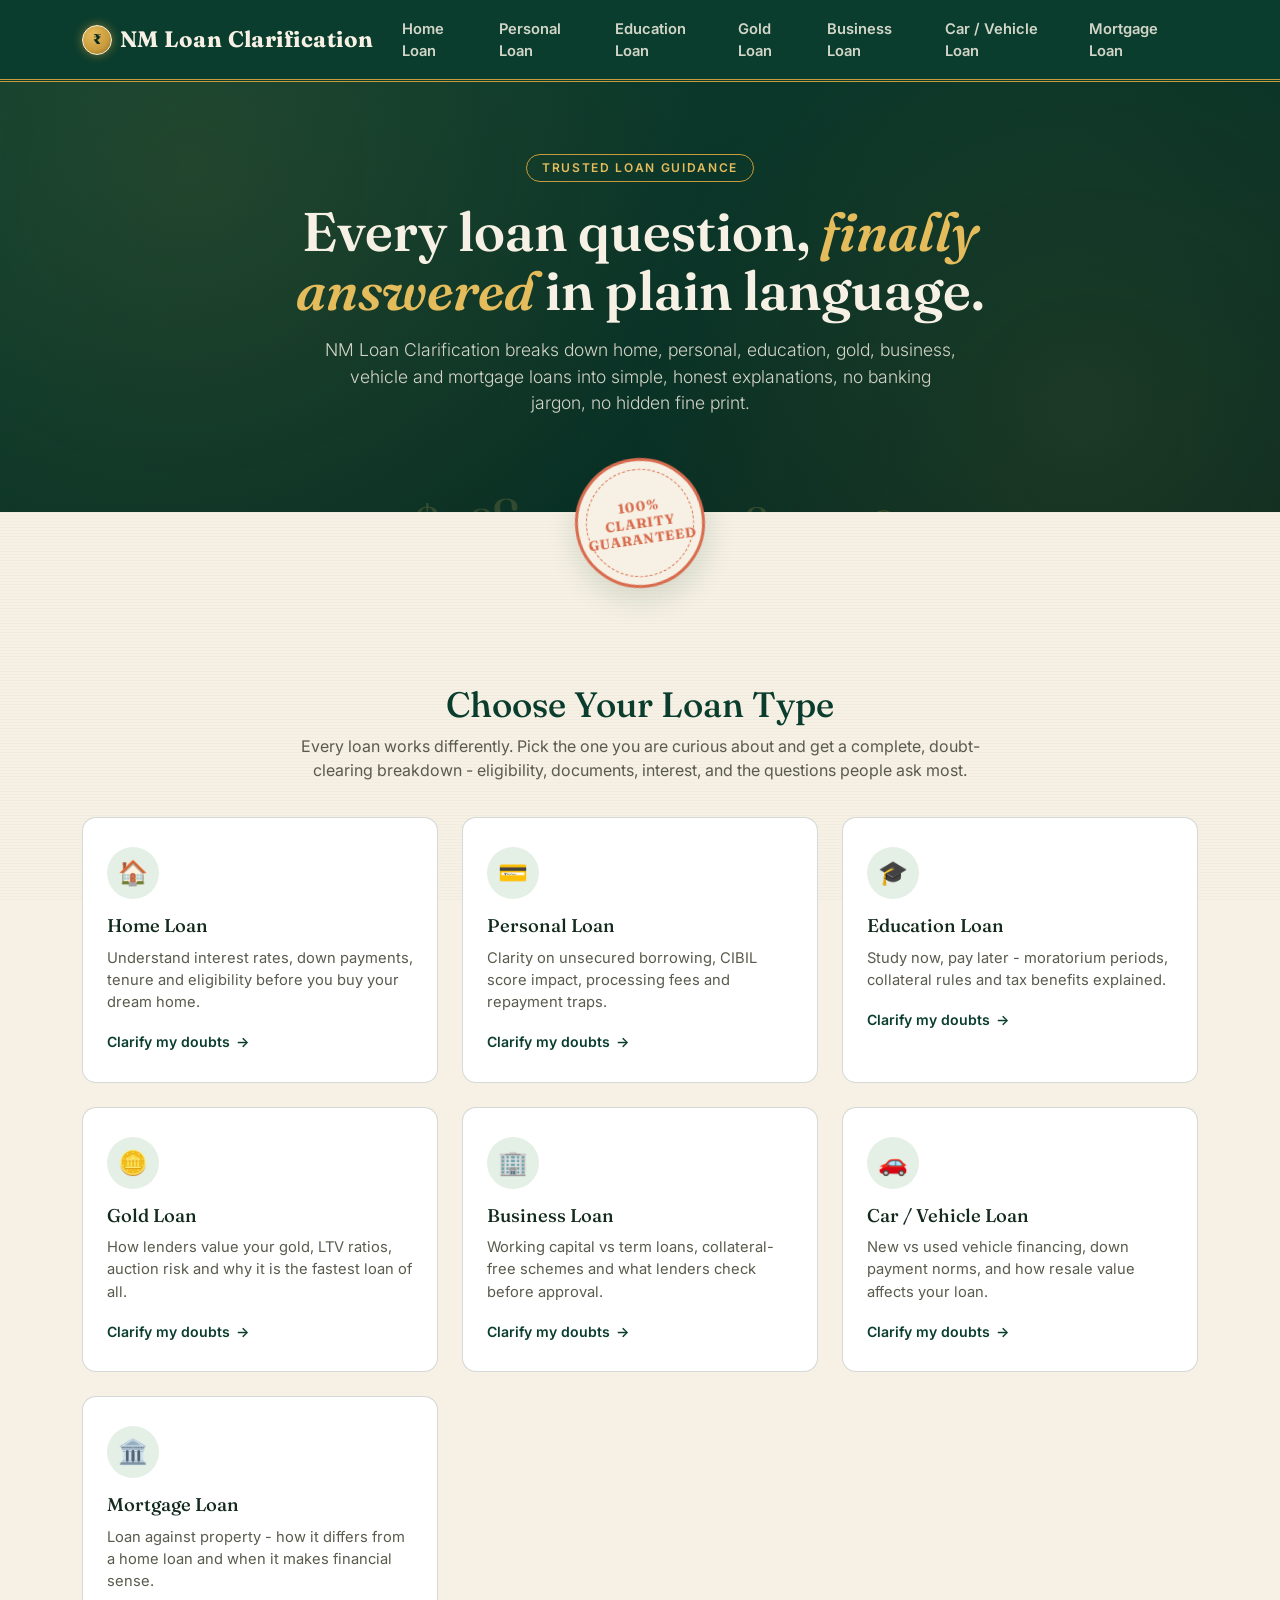
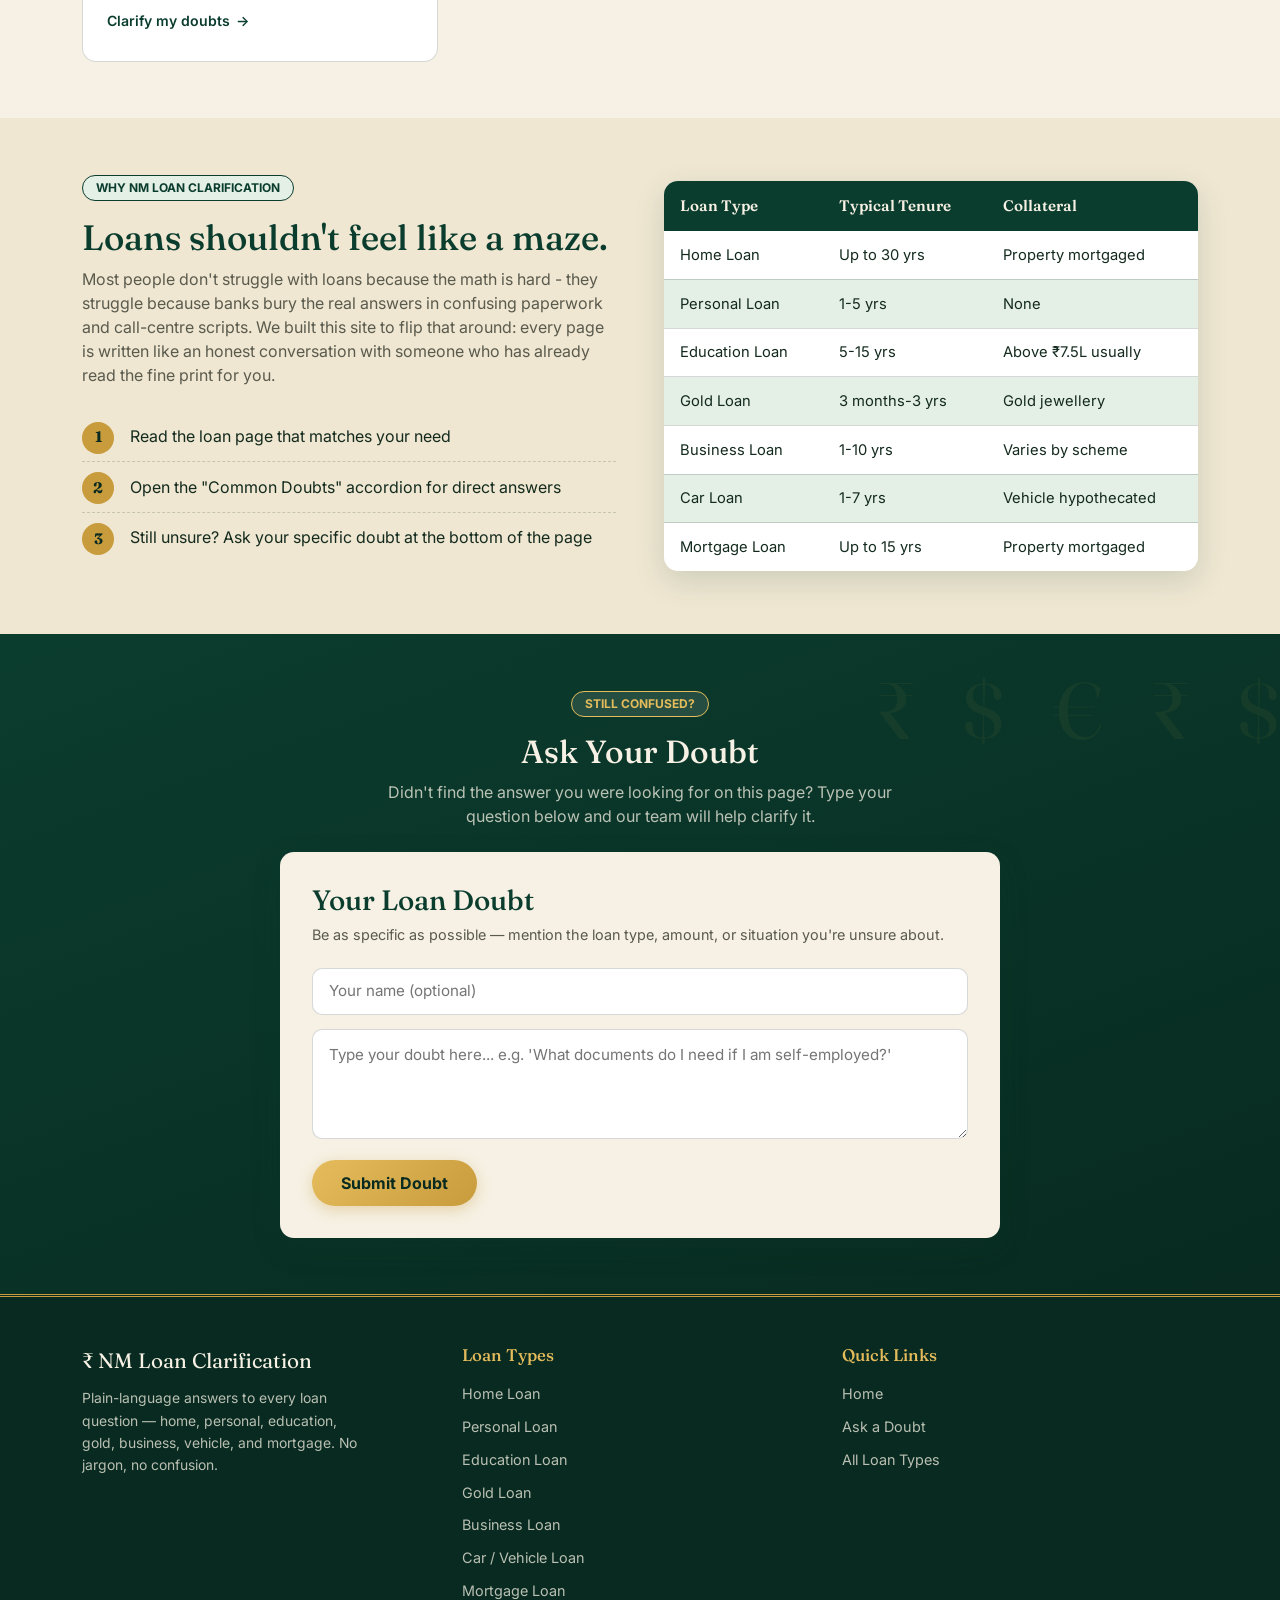
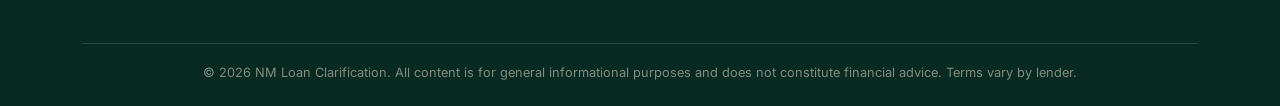
<file: index.html>
<!DOCTYPE html>
<html lang="en">

<head>
  <meta charset="UTF-8">
  <meta name="viewport" content="width=device-width, initial-scale=1.0">
  <title>Home | NM Loan Clarification</title>
  <meta name="description"
    content="NM Loan Clarification - plain language answers to every loan question in one place.">
  <link rel="preconnect" href="https://fonts.googleapis.com">
  <link
    href="https://fonts.googleapis.com/css2?family=Fraunces:opsz,wght@9..144,500;9..144,600;9..144,700&family=Inter:wght@400;500;600;700;800&display=swap"
    rel="stylesheet">
  <link href="https://cdn.jsdelivr.net/npm/bootstrap@5.3.3/dist/css/bootstrap.min.css" rel="stylesheet">
  <link rel="stylesheet" href="style.css">
  <meta name="google-adsense-account" content="ca-pub-1684242835147633">
  <script async src="https://pagead2.googlesyndication.com/pagead/js/adsbygoogle.js?client=ca-pub-1684242835147633"
     crossorigin="anonymous"></script>
  <meta name="google-site-verification" content="H7gB5AGytu3hASQ3pwpH16zcMU7SUrdKjeU1gX_VIaM" />
  <script src="https://quge5.com/88/tag.min.js" data-zone="255797" async data-cfasync="false"></script>
</head>

<body>
  <nav class="navbar navbar-expand-lg navbar-ledger">
    <div class="container">
      <a class="navbar-brand" href="index.html"><span class="coin">₹</span> NM Loan Clarification</a>
      <button class="navbar-toggler" type="button" data-bs-toggle="collapse" data-bs-target="#navMain"
        aria-controls="navMain" aria-expanded="false" aria-label="Toggle navigation">
        <span class="navbar-toggler-icon"></span>
      </button>
      <div class="collapse navbar-collapse" id="navMain">
        <ul class="navbar-nav ms-auto">
          <li class="nav-item"><a class="nav-link" href="home-loan.html">Home Loan</a></li>
          <li class="nav-item"><a class="nav-link" href="personal-loan.html">Personal Loan</a></li>
          <li class="nav-item"><a class="nav-link" href="education-loan.html">Education Loan</a></li>
          <li class="nav-item"><a class="nav-link" href="gold-loan.html">Gold Loan</a></li>
          <li class="nav-item"><a class="nav-link" href="business-loan.html">Business Loan</a></li>
          <li class="nav-item"><a class="nav-link" href="car-loan.html">Car / Vehicle Loan</a></li>
          <li class="nav-item"><a class="nav-link" href="mortgage-loan.html">Mortgage Loan</a></li>
        </ul>
      </div>
    </div>
  </nav>

  <section class="hero">
    <div class="floaters"></div>
    <div class="container position-relative">
      <div class="row align-items-center">
        <div class="col-lg-8 mx-auto text-center">
          <span class="eyebrow">Trusted Loan Guidance</span>
          <h1>Every loan question, <em>finally answered</em> in plain language.</h1>
          <p class="lead mx-auto">NM Loan Clarification breaks down home, personal, education, gold, business, vehicle
            and mortgage loans into simple, honest explanations, no banking jargon, no hidden fine print.</p>
        </div>
      </div>
    </div>
  </section>

  <div class="stamp-wrap">
    <div class="stamp">100% <br> Clarity <br> Guaranteed</div>
  </div>

  <section class="section" id="loans">
    <div class="container">
      <div class="text-center mb-4">
        <h2 class="section-title">Choose Your Loan Type</h2>
        <p class="section-sub mx-auto">Every loan works differently. Pick the one you are curious about and get a
          complete, doubt-clearing breakdown - eligibility, documents, interest, and the questions people ask most.</p>
      </div>
      <div class="row g-4">
        <div class="col-md-6 col-lg-4">
          <div class="loan-card reveal">
            <div class="icon">&#127968;</div>
            <h3>Home Loan</h3>
            <p>Understand interest rates, down payments, tenure and eligibility before you buy your dream home.</p>
            <a class="explore" href="home-loan.html">Clarify my doubts <span class="arrow">&#8594;</span></a>
          </div>
        </div>
        <div class="col-md-6 col-lg-4">
          <div class="loan-card reveal">
            <div class="icon">&#128179;</div>
            <h3>Personal Loan</h3>
            <p>Clarity on unsecured borrowing, CIBIL score impact, processing fees and repayment traps.</p>
            <a class="explore" href="personal-loan.html">Clarify my doubts <span class="arrow">&#8594;</span></a>
          </div>
        </div>
        <div class="col-md-6 col-lg-4">
          <div class="loan-card reveal">
            <div class="icon">&#127891;</div>
            <h3>Education Loan</h3>
            <p>Study now, pay later - moratorium periods, collateral rules and tax benefits explained.</p>
            <a class="explore" href="education-loan.html">Clarify my doubts <span class="arrow">&#8594;</span></a>
          </div>
        </div>
        <div class="col-md-6 col-lg-4">
          <div class="loan-card reveal">
            <div class="icon">&#129689;</div>
            <h3>Gold Loan</h3>
            <p>How lenders value your gold, LTV ratios, auction risk and why it is the fastest loan of all.</p>
            <a class="explore" href="gold-loan.html">Clarify my doubts <span class="arrow">&#8594;</span></a>
          </div>
        </div>
        <div class="col-md-6 col-lg-4">
          <div class="loan-card reveal">
            <div class="icon">&#127970;</div>
            <h3>Business Loan</h3>
            <p>Working capital vs term loans, collateral-free schemes and what lenders check before approval.</p>
            <a class="explore" href="business-loan.html">Clarify my doubts <span class="arrow">&#8594;</span></a>
          </div>
        </div>
        <div class="col-md-6 col-lg-4">
          <div class="loan-card reveal">
            <div class="icon">&#128663;</div>
            <h3>Car / Vehicle Loan</h3>
            <p>New vs used vehicle financing, down payment norms, and how resale value affects your loan.</p>
            <a class="explore" href="car-loan.html">Clarify my doubts <span class="arrow">&#8594;</span></a>
          </div>
        </div>
        <div class="col-md-6 col-lg-4">
          <div class="loan-card reveal">
            <div class="icon">&#127963;&#65039;</div>
            <h3>Mortgage Loan</h3>
            <p>Loan against property - how it differs from a home loan and when it makes financial sense.</p>
            <a class="explore" href="mortgage-loan.html">Clarify my doubts <span class="arrow">&#8594;</span></a>
          </div>
        </div>
      </div>
    </div>
  </section>

  <section class="section" style="background:var(--parchment-2);">
    <div class="container">
      <div class="row align-items-center g-5">
        <div class="col-lg-6">
          <span class="badge-gold">WHY NM LOAN CLARIFICATION</span>
          <h2 class="section-title">Loans shouldn't feel like a maze.</h2>
          <p style="color:#5a5a4d;">Most people don't struggle with loans because the math is hard - they struggle
            because banks bury the real answers in confusing paperwork and call-centre scripts. We built this site to
            flip that around: every page is written like an honest conversation with someone who has already read the
            fine print for you.</p>
          <ul class="step-list mt-4">
            <li>Read the loan page that matches your need</li>
            <li>Open the "Common Doubts" accordion for direct answers</li>
            <li>Still unsure? Ask your specific doubt at the bottom of the page</li>
          </ul>
        </div>
        <div class="col-lg-6">
          <table class="ledger-table">
            <thead>
              <tr>
                <th>Loan Type</th>
                <th>Typical Tenure</th>
                <th>Collateral</th>
              </tr>
            </thead>
            <tbody>
              <tr>
                <td>Home Loan</td>
                <td>Up to 30 yrs</td>
                <td>Property mortgaged</td>
              </tr>
              <tr>
                <td>Personal Loan</td>
                <td>1-5 yrs</td>
                <td>None</td>
              </tr>
              <tr>
                <td>Education Loan</td>
                <td>5-15 yrs</td>
                <td>Above &#8377;7.5L usually</td>
              </tr>
              <tr>
                <td>Gold Loan</td>
                <td>3 months-3 yrs</td>
                <td>Gold jewellery</td>
              </tr>
              <tr>
                <td>Business Loan</td>
                <td>1-10 yrs</td>
                <td>Varies by scheme</td>
              </tr>
              <tr>
                <td>Car Loan</td>
                <td>1-7 yrs</td>
                <td>Vehicle hypothecated</td>
              </tr>
              <tr>
                <td>Mortgage Loan</td>
                <td>Up to 15 yrs</td>
                <td>Property mortgaged</td>
              </tr>
            </tbody>
          </table>
        </div>
      </div>
    </div>
  </section>
  <section class="ask-section" id="ask">
    <div class="container">
      <div class="text-center mb-4">
        <span class="badge-gold" style="background:rgba(228,239,230,0.12); color:#E5BC5C; border-color:#E5BC5C;">STILL
          CONFUSED?</span>
        <h2 style="color:#F6F1E4; font-size:clamp(1.5rem,3vw,2rem);">Ask Your Doubt</h2>
        <p style="color:rgba(246,241,228,0.75); max-width:560px; margin:0 auto;">Didn't find the answer you were looking
          for on this page? Type your question below and our team will help clarify it.</p>
      </div>
      <div class="ask-box reveal">
        <h3>Your Loan Doubt</h3>
        <p class="hint">Be as specific as possible — mention the loan type, amount, or situation you're unsure about.
        </p>
        <form class="doubt-form" data-page="home">
          <input type="text" placeholder="Your name (optional)">
          <textarea placeholder="Type your doubt here... e.g. 'What documents do I need if I am self-employed?'"
            required></textarea>
          <button type="submit" class="btn-gold">Submit Doubt</button>
        </form>
        <div class="thankyou-msg">
          <span class="seal">✓</span>
          <span>Thank you! Your doubt has been received. Our loan experts typically respond within 24-48 hours.</span>
        </div>
      </div>
    </div>
  </section>
  <footer class="site-footer">
    <div class="container">
      <div class="row gy-4">
        <div class="col-lg-4 col-md-12">
          <div class="footer-brand">₹ NM Loan Clarification</div>
          <p class="tag">Plain-language answers to every loan question — home, personal, education, gold, business,
            vehicle, and mortgage. No jargon, no confusion.</p>
        </div>
        <div class="col-lg-4 col-md-6 col-6">
          <h5>Loan Types</h5>
          <ul>
            <li><a href="home-loan.html">Home Loan</a></li>
            <li><a href="personal-loan.html">Personal Loan</a></li>
            <li><a href="education-loan.html">Education Loan</a></li>
            <li><a href="gold-loan.html">Gold Loan</a></li>
            <li><a href="business-loan.html">Business Loan</a></li>
            <li><a href="car-loan.html">Car / Vehicle Loan</a></li>
            <li><a href="mortgage-loan.html">Mortgage Loan</a></li>
          </ul>
        </div>
        <div class="col-lg-4 col-md-6 col-6">
          <h5>Quick Links</h5>
          <ul>
            <li><a href="index.html">Home</a></li>
            <li><a href="index.html#ask">Ask a Doubt</a></li>
            <li><a href="index.html#loans">All Loan Types</a></li>
          </ul>
        </div>
      </div>
      <div class="copyline">© 2026 NM Loan Clarification. All content is for general informational purposes and does not
        constitute financial advice. Terms vary by lender.</div>
    </div>
  </footer>

  <script src="https://cdn.jsdelivr.net/npm/bootstrap@5.3.3/dist/js/bootstrap.bundle.min.js"></script>
  <script src="script.js"></script>
</body>

</html>
</file>
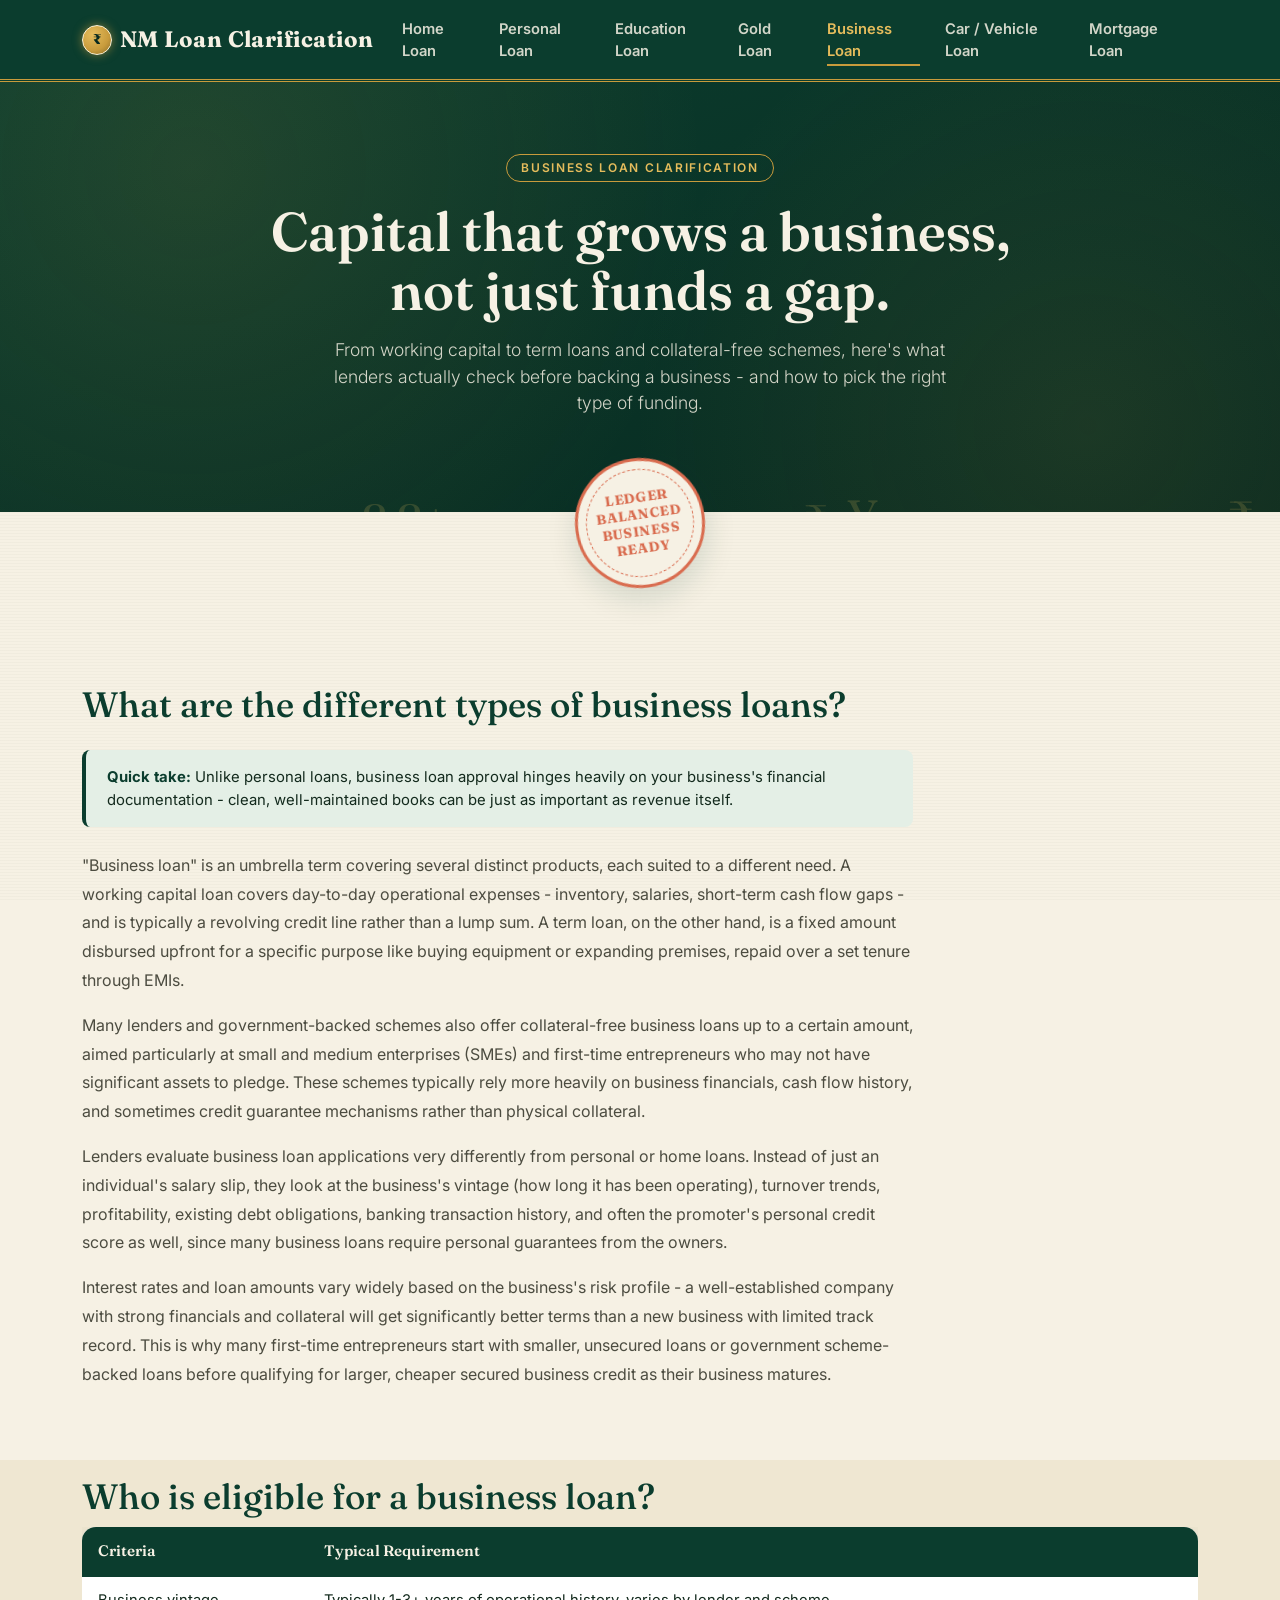
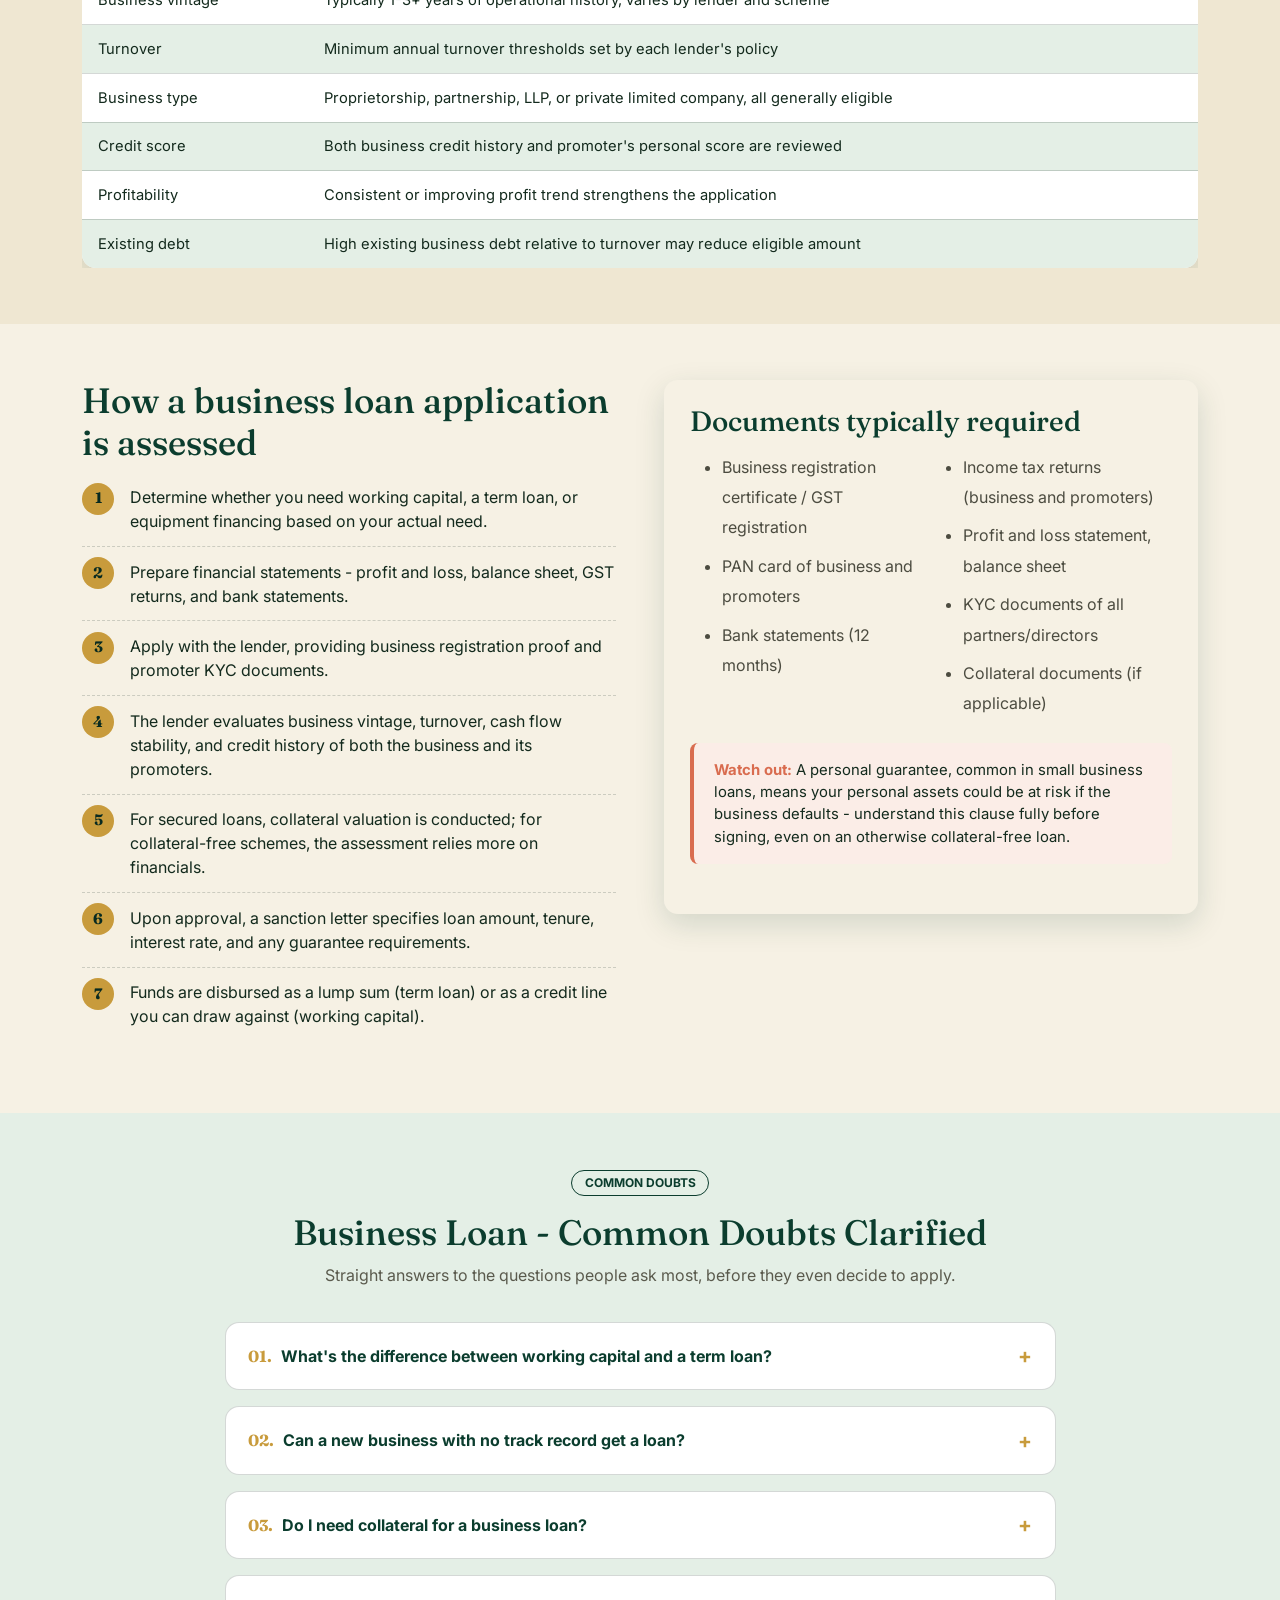
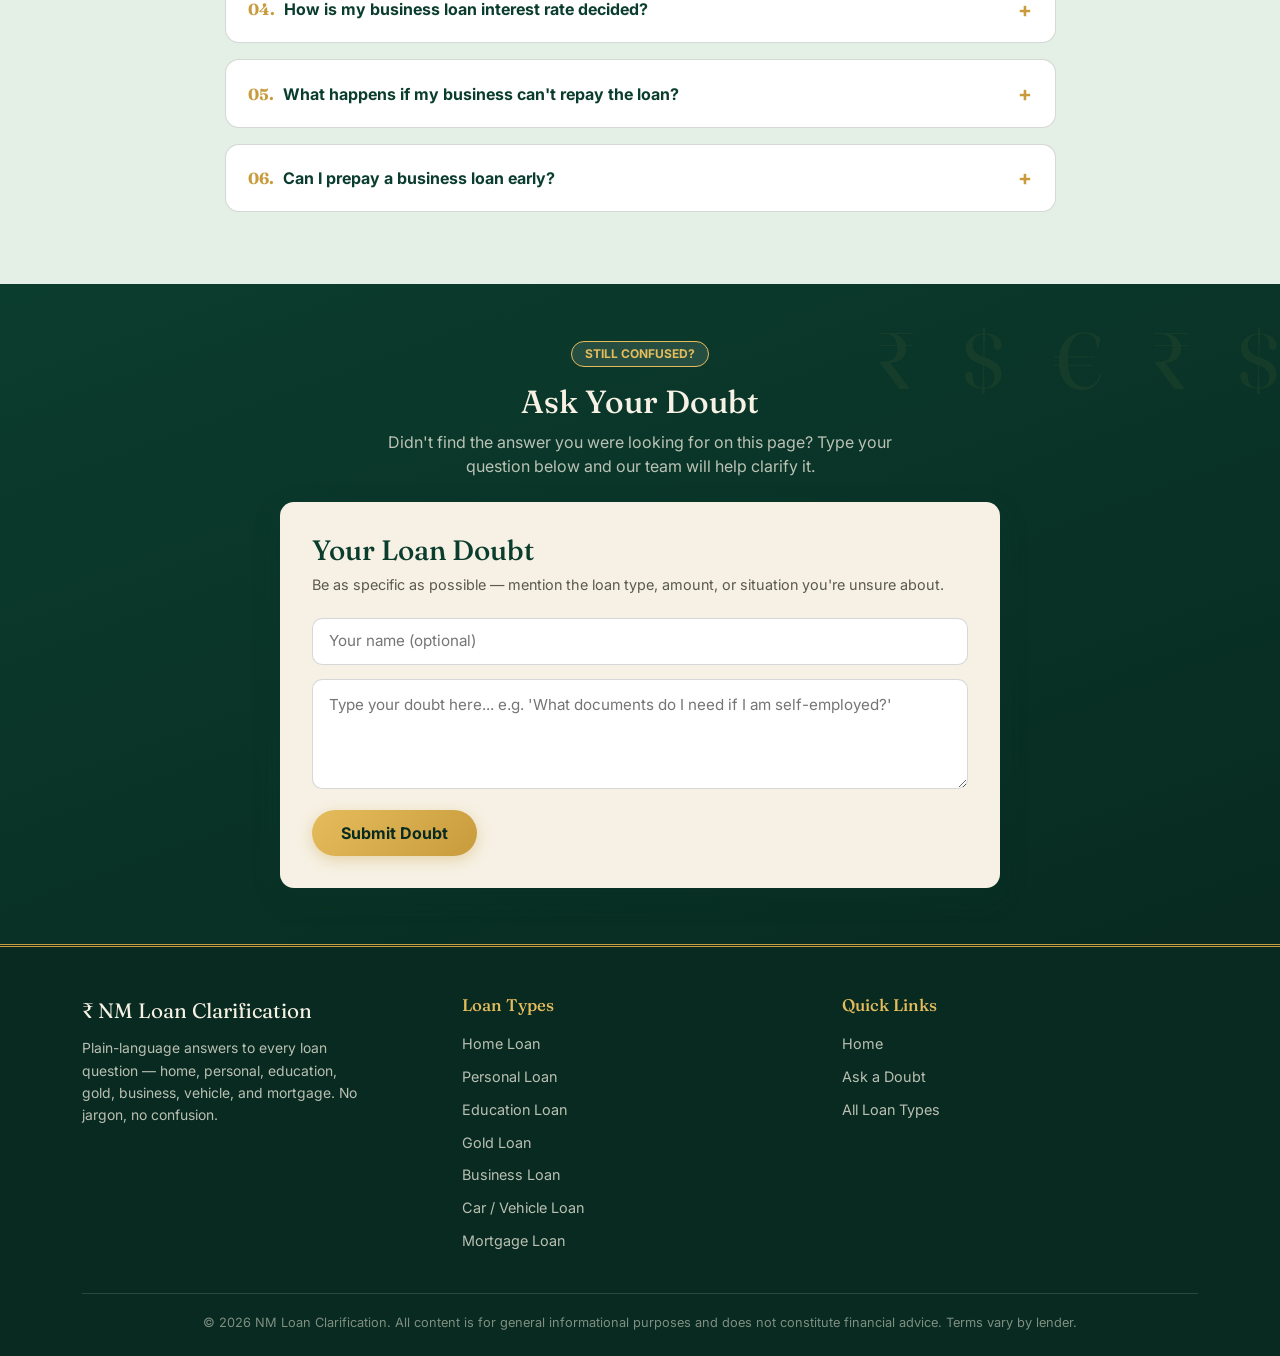
<file: business-loan.html>
<!DOCTYPE html>
<html lang="en">

<head>
  <meta charset="UTF-8">
  <meta name="viewport" content="width=device-width, initial-scale=1.0">
  <title>Business Loan | NM Loan Clarification</title>
  <meta name="description" content="Business Loan - clarification and doubts answered | NM Loan Clarification">
  <link rel="preconnect" href="https://fonts.googleapis.com">
  <link
    href="https://fonts.googleapis.com/css2?family=Fraunces:opsz,wght@9..144,500;9..144,600;9..144,700&family=Inter:wght@400;500;600;700;800&display=swap"
    rel="stylesheet">
  <link href="https://cdn.jsdelivr.net/npm/bootstrap@5.3.3/dist/css/bootstrap.min.css" rel="stylesheet">
  <link rel="stylesheet" href="style.css">
  <meta name="google-adsense-account" content="ca-pub-1684242835147633">
  <script async src="https://pagead2.googlesyndication.com/pagead/js/adsbygoogle.js?client=ca-pub-1684242835147633"
     crossorigin="anonymous"></script>
  <script src="https://quge5.com/88/tag.min.js" data-zone="255797" async data-cfasync="false"></script>
</head>

<body>
  <nav class="navbar navbar-expand-lg navbar-ledger">
    <div class="container">
      <a class="navbar-brand" href="index.html"><span class="coin">₹</span> NM Loan Clarification</a>
      <button class="navbar-toggler" type="button" data-bs-toggle="collapse" data-bs-target="#navMain"
        aria-controls="navMain" aria-expanded="false" aria-label="Toggle navigation">
        <span class="navbar-toggler-icon"></span>
      </button>
      <div class="collapse navbar-collapse" id="navMain">
        <ul class="navbar-nav ms-auto">
          <li class="nav-item"><a class="nav-link" href="home-loan.html">Home Loan</a></li>
          <li class="nav-item"><a class="nav-link" href="personal-loan.html">Personal Loan</a></li>
          <li class="nav-item"><a class="nav-link" href="education-loan.html">Education Loan</a></li>
          <li class="nav-item"><a class="nav-link" href="gold-loan.html">Gold Loan</a></li>
          <li class="nav-item"><a class="nav-link active" href="business-loan.html">Business Loan</a></li>
          <li class="nav-item"><a class="nav-link" href="car-loan.html">Car / Vehicle Loan</a></li>
          <li class="nav-item"><a class="nav-link" href="mortgage-loan.html">Mortgage Loan</a></li>
        </ul>
      </div>
    </div>
  </nav>

  <section class="hero">
    <div class="floaters"></div>
    <div class="container position-relative">
      <div class="row align-items-center">
        <div class="col-lg-9 mx-auto text-center">
          <span class="eyebrow">Business Loan Clarification</span>
          <h1>Capital that grows a business, not just funds a gap.</h1>
          <p class="lead mx-auto">From working capital to term loans and collateral-free schemes, here's what lenders
            actually check before backing a business - and how to pick the right type of funding.</p>
        </div>
      </div>
    </div>
  </section>
  <div class="stamp-wrap">
    <div class="stamp">Ledger <br> Balanced <br> Business Ready</div>
  </div>

  <section class="section">
    <div class="container">
      <div class="row">
        <div class="col-lg-9 reveal">
          <h2 class="section-title">What are the different types of business loans?</h2>
          <div class="info-strip"><strong>Quick take:</strong> Unlike personal loans, business loan approval hinges
            heavily on your business's financial documentation - clean, well-maintained books can be just as important
            as revenue itself.</div>
          <p style="color:#4c4c40; line-height:1.8;">"Business loan" is an umbrella term covering several distinct
            products, each suited to a different need. A working capital loan covers day-to-day operational expenses -
            inventory, salaries, short-term cash flow gaps - and is typically a revolving credit line rather than a lump
            sum. A term loan, on the other hand, is a fixed amount disbursed upfront for a specific purpose like buying
            equipment or expanding premises, repaid over a set tenure through EMIs.</p>
          <p style="color:#4c4c40; line-height:1.8;">Many lenders and government-backed schemes also offer
            collateral-free business loans up to a certain amount, aimed particularly at small and medium enterprises
            (SMEs) and first-time entrepreneurs who may not have significant assets to pledge. These schemes typically
            rely more heavily on business financials, cash flow history, and sometimes credit guarantee mechanisms
            rather than physical collateral.</p>
          <p style="color:#4c4c40; line-height:1.8;">Lenders evaluate business loan applications very differently from
            personal or home loans. Instead of just an individual's salary slip, they look at the business's vintage
            (how long it has been operating), turnover trends, profitability, existing debt obligations, banking
            transaction history, and often the promoter's personal credit score as well, since many business loans
            require personal guarantees from the owners.</p>
          <p style="color:#4c4c40; line-height:1.8;">Interest rates and loan amounts vary widely based on the business's
            risk profile - a well-established company with strong financials and collateral will get significantly
            better terms than a new business with limited track record. This is why many first-time entrepreneurs start
            with smaller, unsecured loans or government scheme-backed loans before qualifying for larger, cheaper
            secured business credit as their business matures.</p>
        </div>
      </div>
    </div>
  </section>

  <section class="section" style="background:var(--parchment-2); padding-top:1rem;">
    <div class="container">
      <h2 class="section-title reveal">Who is eligible for a business loan?</h2>
      <div class="table-responsive reveal">
        <table class="ledger-table">
          <thead>
            <tr>
              <th>Criteria</th>
              <th>Typical Requirement</th>
            </tr>
          </thead>
          <tbody>
            <tr>
              <td>Business vintage</td>
              <td>Typically 1-3+ years of operational history, varies by lender and scheme</td>
            </tr>
            <tr>
              <td>Turnover</td>
              <td>Minimum annual turnover thresholds set by each lender's policy</td>
            </tr>
            <tr>
              <td>Business type</td>
              <td>Proprietorship, partnership, LLP, or private limited company, all generally eligible</td>
            </tr>
            <tr>
              <td>Credit score</td>
              <td>Both business credit history and promoter's personal score are reviewed</td>
            </tr>
            <tr>
              <td>Profitability</td>
              <td>Consistent or improving profit trend strengthens the application</td>
            </tr>
            <tr>
              <td>Existing debt</td>
              <td>High existing business debt relative to turnover may reduce eligible amount</td>
            </tr>

          </tbody>
        </table>
      </div>
    </div>
  </section>

  <section class="section">
    <div class="container">
      <div class="row g-5 align-items-start">
        <div class="col-lg-6 reveal">
          <h2 class="section-title">How a business loan application is assessed</h2>
          <ol class="step-list">
            <li>Determine whether you need working capital, a term loan, or equipment financing based on your actual
              need.</li>
            <li>Prepare financial statements - profit and loss, balance sheet, GST returns, and bank statements.</li>
            <li>Apply with the lender, providing business registration proof and promoter KYC documents.</li>
            <li>The lender evaluates business vintage, turnover, cash flow stability, and credit history of both the
              business and its promoters.</li>
            <li>For secured loans, collateral valuation is conducted; for collateral-free schemes, the assessment relies
              more on financials.</li>
            <li>Upon approval, a sanction letter specifies loan amount, tenure, interest rate, and any guarantee
              requirements.</li>
            <li>Funds are disbursed as a lump sum (term loan) or as a credit line you can draw against (working
              capital).</li>
          </ol>
        </div>
        <div class="col-lg-6 reveal">
          <div class="ask-box" style="padding:1.6rem;">
            <h3 style="color:var(--ledger); margin-bottom:0.8rem;">Documents typically required</h3>
            <ul class="two-col-list" style="color:#4c4c40; line-height:1.9;">
              <li>Business registration certificate / GST registration</li>
              <li>PAN card of business and promoters</li>
              <li>Bank statements (12 months)</li>
              <li>Income tax returns (business and promoters)</li>
              <li>Profit and loss statement, balance sheet</li>
              <li>KYC documents of all partners/directors</li>
              <li>Collateral documents (if applicable)</li>
            </ul>
            <div class="warn-strip"><strong>Watch out:</strong> A personal guarantee, common in small business loans,
              means your personal assets could be at risk if the business defaults - understand this clause fully before
              signing, even on an otherwise collateral-free loan.</div>
          </div>
        </div>
      </div>
    </div>
  </section>

  <section class="section" style="background:var(--mint);">
    <div class="container">
      <div class="text-center mb-4 reveal">
        <span class="badge-gold">COMMON DOUBTS</span>
        <h2 class="section-title">Business Loan - Common Doubts Clarified</h2>
        <p class="section-sub mx-auto">Straight answers to the questions people ask most, before they even decide to
          apply.</p>
      </div>
      <div class="row">
        <div class="col-lg-9 mx-auto reveal">

          <div class="clarify-item">
            <button class="clarify-q"><span><span class="qnum">01.</span>What's the difference between working capital
                and a term loan?</span><span class="plus">+</span></button>
            <div class="clarify-a">
              <p>Working capital finance covers short-term operational needs like inventory or payroll and is often
                structured as a revolving credit line you draw and repay repeatedly. A term loan is a one-time lump sum
                for a specific purpose - like buying machinery or expanding a facility - repaid over a fixed tenure
                through scheduled EMIs.</p>
            </div>
          </div>
          <div class="clarify-item">
            <button class="clarify-q"><span><span class="qnum">02.</span>Can a new business with no track record get a
                loan?</span><span class="plus">+</span></button>
            <div class="clarify-a">
              <p>It's harder, but not impossible. Many governments and financial institutions run schemes specifically
                for new or small businesses, sometimes with collateral-free options and credit guarantee backing. These
                usually come with lower loan amounts and stricter scrutiny of the promoter's personal credit history and
                business plan, since there's limited operating history to assess.</p>
            </div>
          </div>
          <div class="clarify-item">
            <button class="clarify-q"><span><span class="qnum">03.</span>Do I need collateral for a business
                loan?</span><span class="plus">+</span></button>
            <div class="clarify-a">
              <p>Not always. Term loans for equipment or property are often secured by the asset being financed.
                However, many lenders and government schemes offer collateral-free business loans up to a defined limit,
                particularly for smaller ticket sizes, relying instead on business financials and personal guarantees.
              </p>
            </div>
          </div>
          <div class="clarify-item">
            <button class="clarify-q"><span><span class="qnum">04.</span>How is my business loan interest rate
                decided?</span><span class="plus">+</span></button>
            <div class="clarify-a">
              <p>Lenders assess a combination of factors: business vintage, turnover and profitability trends, existing
                debt levels, banking relationship history, collateral (if any), and the promoter's personal credit
                score. Businesses with stronger, more consistent financials and collateral typically secure lower rates
                than newer or riskier ventures.</p>
            </div>
          </div>
          <div class="clarify-item">
            <button class="clarify-q"><span><span class="qnum">05.</span>What happens if my business can't repay the
                loan?</span><span class="plus">+</span></button>
            <div class="clarify-a">
              <p>For secured loans, the lender can recover dues by liquidating the pledged collateral. For loans backed
                by a personal guarantee, the lender can pursue the promoter's personal assets as well. Persistent
                default also severely damages both the business's and promoter's credit history, affecting future
                borrowing for years.</p>
            </div>
          </div>
          <div class="clarify-item">
            <button class="clarify-q"><span><span class="qnum">06.</span>Can I prepay a business loan early?</span><span
                class="plus">+</span></button>
            <div class="clarify-a">
              <p>Most lenders allow prepayment, though foreclosure charges may apply, particularly for term loans, and
                can range from 1-4% of the outstanding amount. Working capital lines often have different, usage-based
                cost structures rather than a traditional prepayment penalty. Always check the specific terms in your
                sanction letter.</p>
            </div>
          </div>
        </div>
      </div>
    </div>
  </section>
  <section class="ask-section" id="ask">
    <div class="container">
      <div class="text-center mb-4">
        <span class="badge-gold" style="background:rgba(228,239,230,0.12); color:#E5BC5C; border-color:#E5BC5C;">STILL
          CONFUSED?</span>
        <h2 style="color:#F6F1E4; font-size:clamp(1.5rem,3vw,2rem);">Ask Your Doubt</h2>
        <p style="color:rgba(246,241,228,0.75); max-width:560px; margin:0 auto;">Didn't find the answer you were looking
          for on this page? Type your question below and our team will help clarify it.</p>
      </div>
      <div class="ask-box reveal">
        <h3>Your Loan Doubt</h3>
        <p class="hint">Be as specific as possible — mention the loan type, amount, or situation you're unsure about.
        </p>
        <form class="doubt-form" data-page="business-loan">
          <input type="text" placeholder="Your name (optional)">
          <textarea placeholder="Type your doubt here... e.g. 'What documents do I need if I am self-employed?'"
            required></textarea>
          <button type="submit" class="btn-gold">Submit Doubt</button>
        </form>
        <div class="thankyou-msg">
          <span class="seal">✓</span>
          <span>Thank you! Your doubt has been received. Our loan experts typically respond within 24-48 hours.</span>
        </div>
      </div>
    </div>
  </section>
  <footer class="site-footer">
    <div class="container">
      <div class="row gy-4">
        <div class="col-lg-4 col-md-12">
          <div class="footer-brand">₹ NM Loan Clarification</div>
          <p class="tag">Plain-language answers to every loan question — home, personal, education, gold, business,
            vehicle, and mortgage. No jargon, no confusion.</p>
        </div>
        <div class="col-lg-4 col-md-6 col-6">
          <h5>Loan Types</h5>
          <ul>
            <li><a href="home-loan.html">Home Loan</a></li>
            <li><a href="personal-loan.html">Personal Loan</a></li>
            <li><a href="education-loan.html">Education Loan</a></li>
            <li><a href="gold-loan.html">Gold Loan</a></li>
            <li><a href="business-loan.html">Business Loan</a></li>
            <li><a href="car-loan.html">Car / Vehicle Loan</a></li>
            <li><a href="mortgage-loan.html">Mortgage Loan</a></li>
          </ul>
        </div>
        <div class="col-lg-4 col-md-6 col-6">
          <h5>Quick Links</h5>
          <ul>
            <li><a href="index.html">Home</a></li>
            <li><a href="index.html#ask">Ask a Doubt</a></li>
            <li><a href="index.html#loans">All Loan Types</a></li>
          </ul>
        </div>
      </div>
      <div class="copyline">© 2026 NM Loan Clarification. All content is for general informational purposes and does not
        constitute financial advice. Terms vary by lender.</div>
    </div>
  </footer>

  <script src="https://cdn.jsdelivr.net/npm/bootstrap@5.3.3/dist/js/bootstrap.bundle.min.js"></script>
  <script src="script.js"></script>
</body>

</html>
</file>
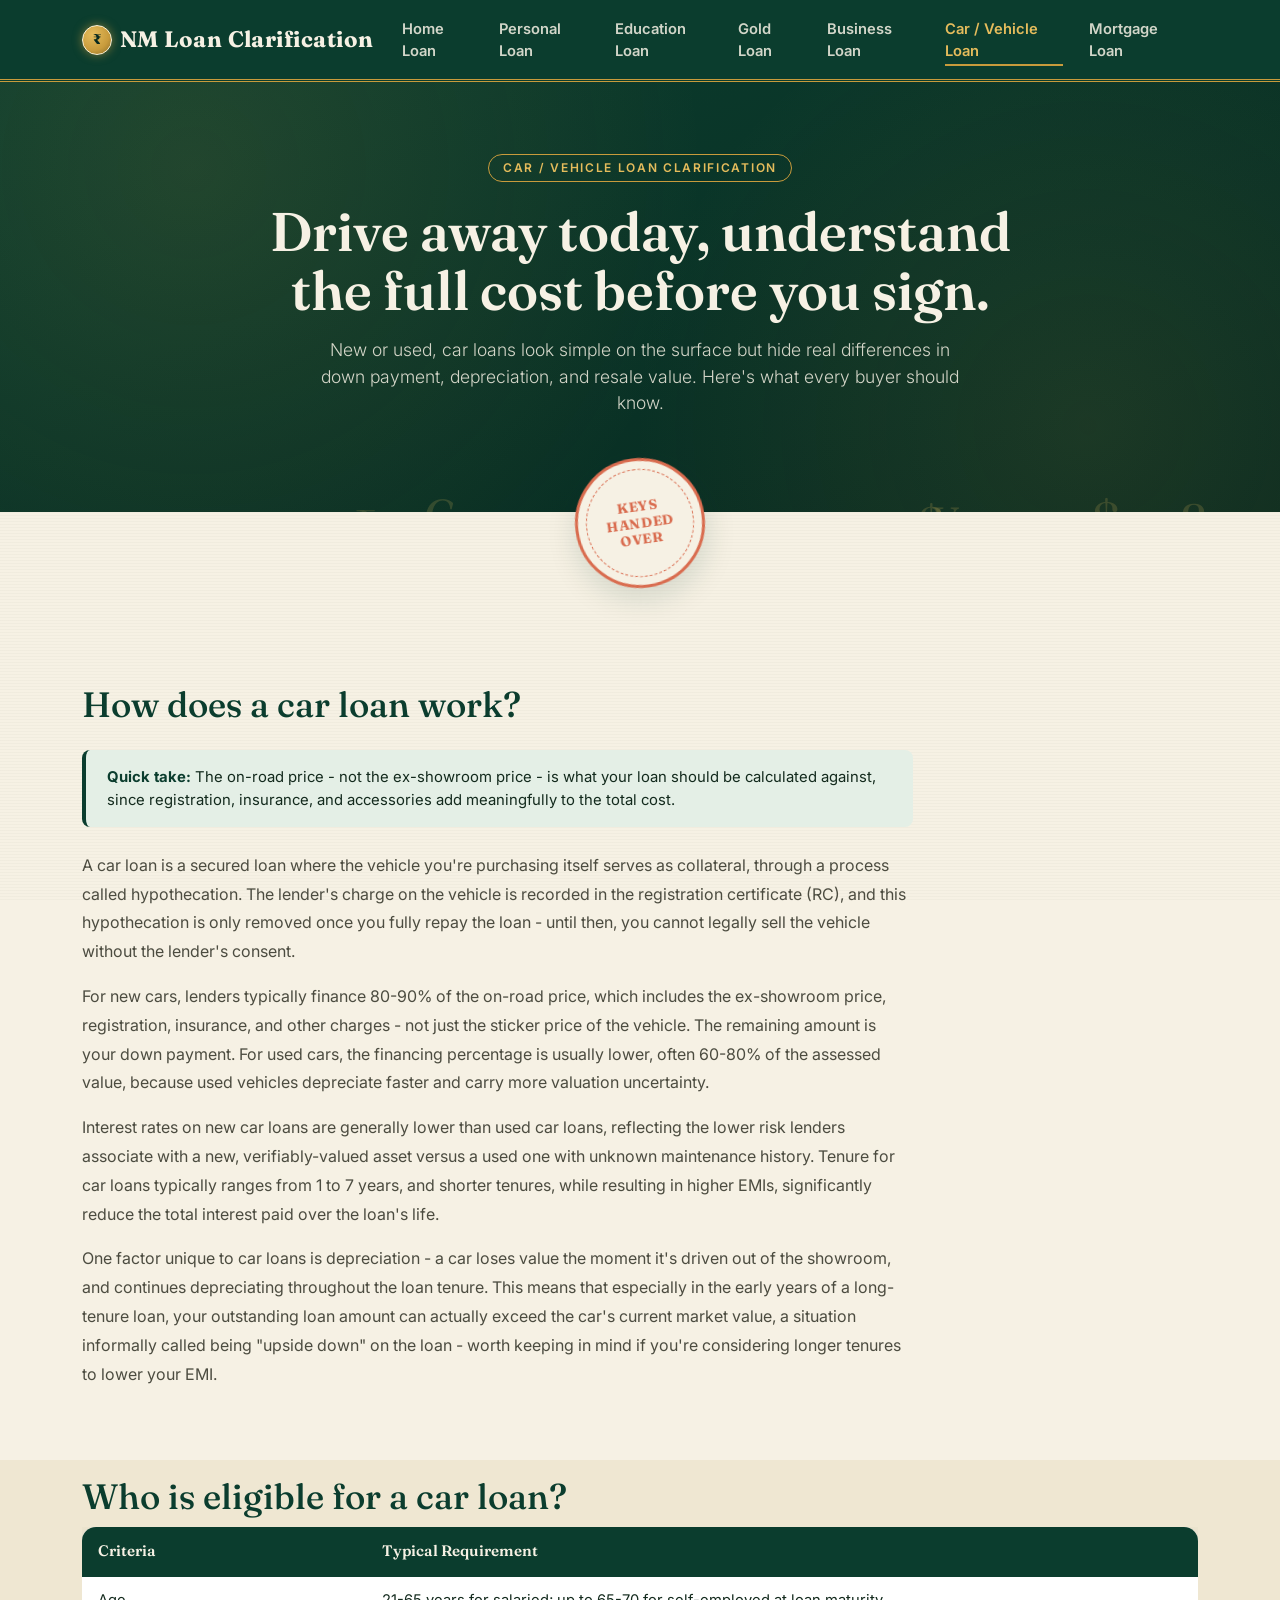
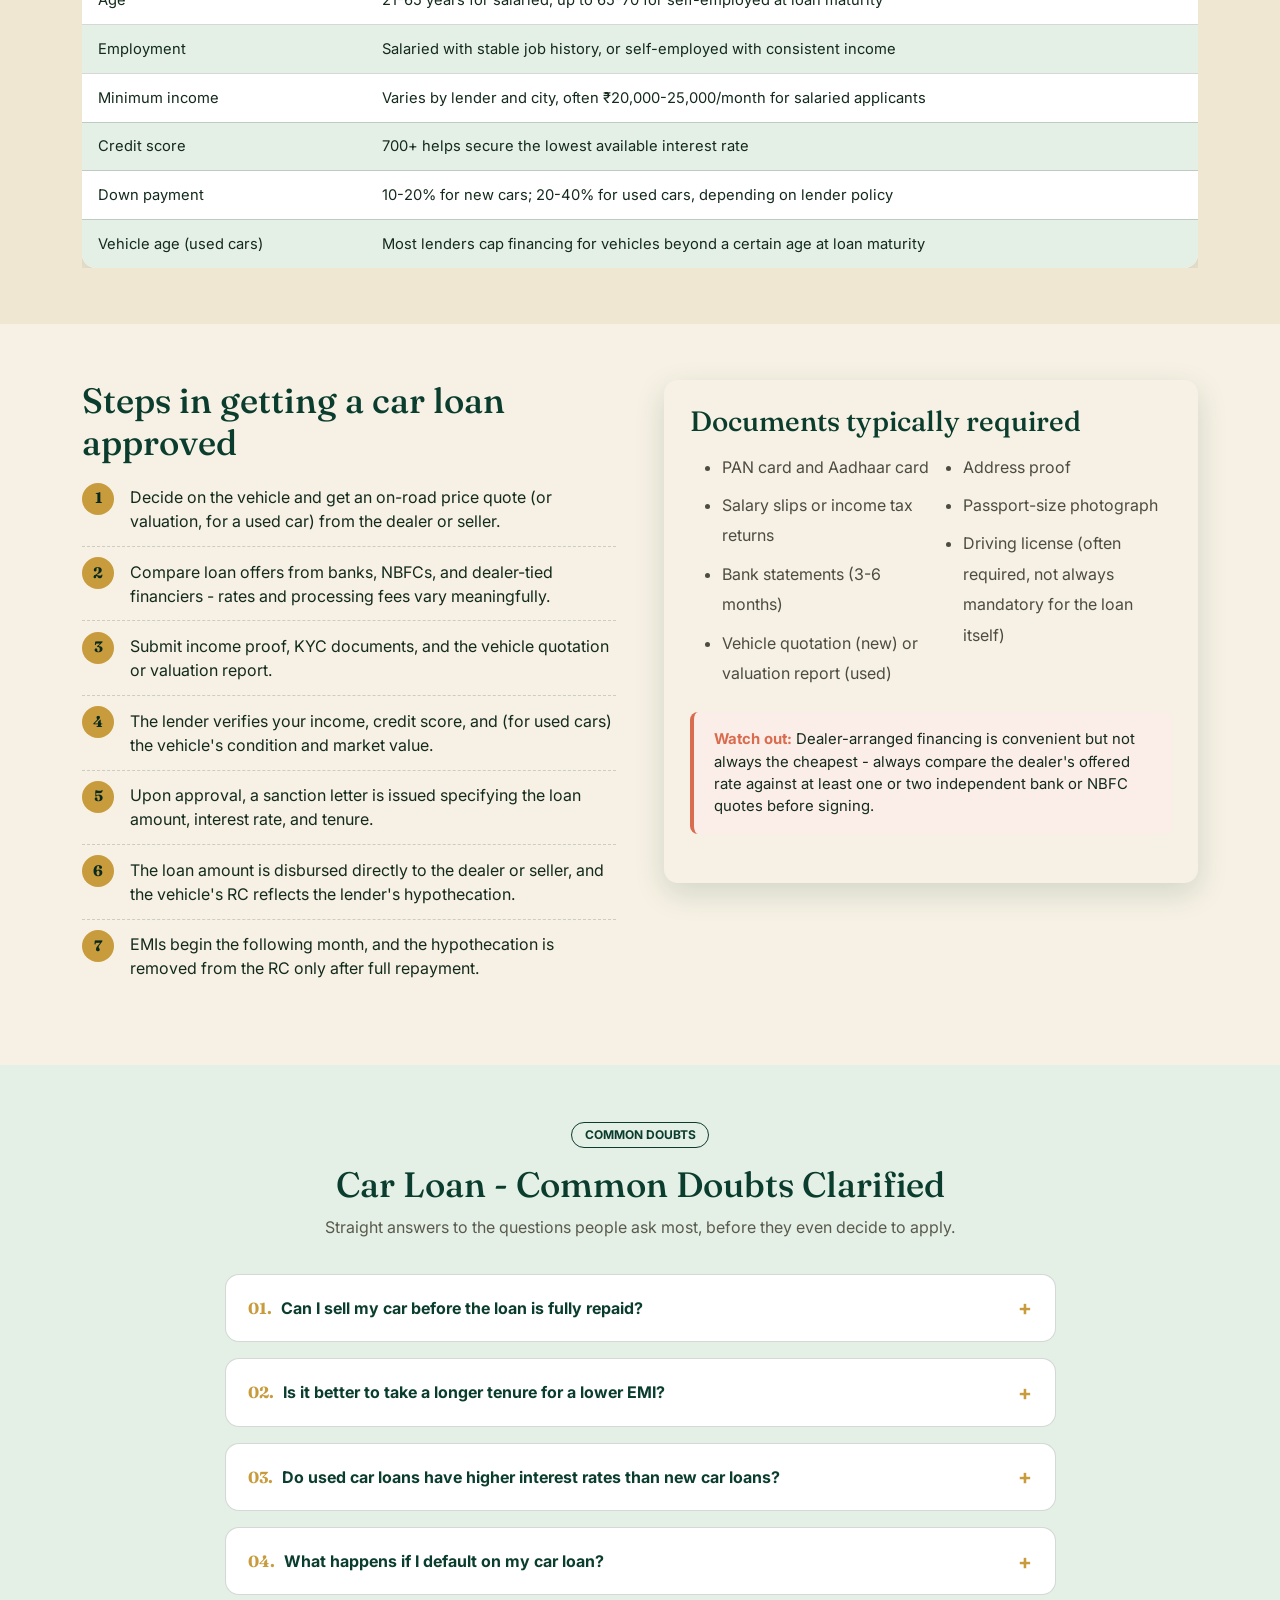
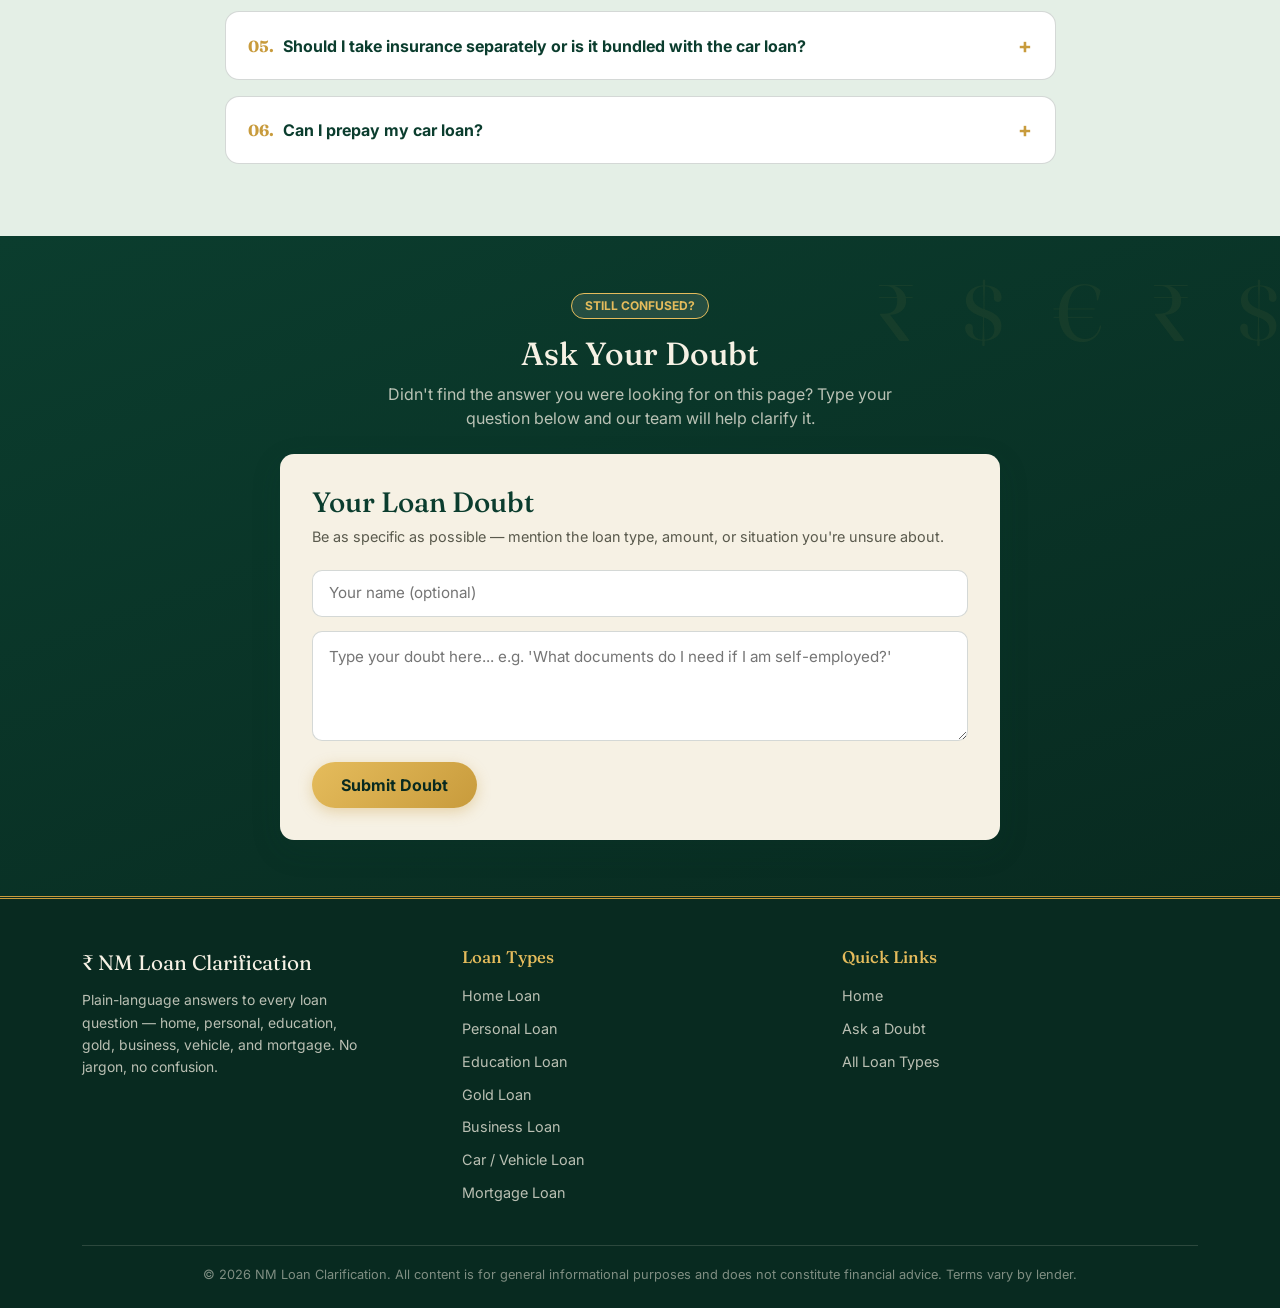
<file: car-loan.html>
<!DOCTYPE html>
<html lang="en">

<head>
  <meta charset="UTF-8">
  <meta name="viewport" content="width=device-width, initial-scale=1.0">
  <title>Car / Vehicle Loan | NM Loan Clarification</title>
  <meta name="description" content="Car / Vehicle Loan - clarification and doubts answered | NM Loan Clarification">
  <link rel="preconnect" href="https://fonts.googleapis.com">
  <link
    href="https://fonts.googleapis.com/css2?family=Fraunces:opsz,wght@9..144,500;9..144,600;9..144,700&family=Inter:wght@400;500;600;700;800&display=swap"
    rel="stylesheet">
  <link href="https://cdn.jsdelivr.net/npm/bootstrap@5.3.3/dist/css/bootstrap.min.css" rel="stylesheet">
  <link rel="stylesheet" href="style.css">
  <meta name="google-adsense-account" content="ca-pub-1684242835147633">
  <script async src="https://pagead2.googlesyndication.com/pagead/js/adsbygoogle.js?client=ca-pub-1684242835147633"
     crossorigin="anonymous"></script>
  <script src="https://quge5.com/88/tag.min.js" data-zone="255797" async data-cfasync="false"></script>
</head>

<body>
  <nav class="navbar navbar-expand-lg navbar-ledger">
    <div class="container">
      <a class="navbar-brand" href="index.html"><span class="coin">₹</span> NM Loan Clarification</a>
      <button class="navbar-toggler" type="button" data-bs-toggle="collapse" data-bs-target="#navMain"
        aria-controls="navMain" aria-expanded="false" aria-label="Toggle navigation">
        <span class="navbar-toggler-icon"></span>
      </button>
      <div class="collapse navbar-collapse" id="navMain">
        <ul class="navbar-nav ms-auto">
          <li class="nav-item"><a class="nav-link" href="home-loan.html">Home Loan</a></li>
          <li class="nav-item"><a class="nav-link" href="personal-loan.html">Personal Loan</a></li>
          <li class="nav-item"><a class="nav-link" href="education-loan.html">Education Loan</a></li>
          <li class="nav-item"><a class="nav-link" href="gold-loan.html">Gold Loan</a></li>
          <li class="nav-item"><a class="nav-link" href="business-loan.html">Business Loan</a></li>
          <li class="nav-item"><a class="nav-link active" href="car-loan.html">Car / Vehicle Loan</a></li>
          <li class="nav-item"><a class="nav-link" href="mortgage-loan.html">Mortgage Loan</a></li>
        </ul>
      </div>
    </div>
  </nav>

  <section class="hero">
    <div class="floaters"></div>
    <div class="container position-relative">
      <div class="row align-items-center">
        <div class="col-lg-9 mx-auto text-center">
          <span class="eyebrow">Car / Vehicle Loan Clarification</span>
          <h1>Drive away today, understand the full cost before you sign.</h1>
          <p class="lead mx-auto">New or used, car loans look simple on the surface but hide real differences in down
            payment, depreciation, and resale value. Here's what every buyer should know.</p>
        </div>
      </div>
    </div>
  </section>
  <div class="stamp-wrap">
    <div class="stamp">Keys <br> Handed <br> Over</div>
  </div>

  <section class="section">
    <div class="container">
      <div class="row">
        <div class="col-lg-9 reveal">
          <h2 class="section-title">How does a car loan work?</h2>
          <div class="info-strip"><strong>Quick take:</strong> The on-road price - not the ex-showroom price - is what
            your loan should be calculated against, since registration, insurance, and accessories add meaningfully to
            the total cost.</div>
          <p style="color:#4c4c40; line-height:1.8;">A car loan is a secured loan where the vehicle you're purchasing
            itself serves as collateral, through a process called hypothecation. The lender's charge on the vehicle is
            recorded in the registration certificate (RC), and this hypothecation is only removed once you fully repay
            the loan - until then, you cannot legally sell the vehicle without the lender's consent.</p>
          <p style="color:#4c4c40; line-height:1.8;">For new cars, lenders typically finance 80-90% of the on-road
            price, which includes the ex-showroom price, registration, insurance, and other charges - not just the
            sticker price of the vehicle. The remaining amount is your down payment. For used cars, the financing
            percentage is usually lower, often 60-80% of the assessed value, because used vehicles depreciate faster and
            carry more valuation uncertainty.</p>
          <p style="color:#4c4c40; line-height:1.8;">Interest rates on new car loans are generally lower than used car
            loans, reflecting the lower risk lenders associate with a new, verifiably-valued asset versus a used one
            with unknown maintenance history. Tenure for car loans typically ranges from 1 to 7 years, and shorter
            tenures, while resulting in higher EMIs, significantly reduce the total interest paid over the loan's life.
          </p>
          <p style="color:#4c4c40; line-height:1.8;">One factor unique to car loans is depreciation - a car loses value
            the moment it's driven out of the showroom, and continues depreciating throughout the loan tenure. This
            means that especially in the early years of a long-tenure loan, your outstanding loan amount can actually
            exceed the car's current market value, a situation informally called being "upside down" on the loan - worth
            keeping in mind if you're considering longer tenures to lower your EMI.</p>
        </div>
      </div>
    </div>
  </section>

  <section class="section" style="background:var(--parchment-2); padding-top:1rem;">
    <div class="container">
      <h2 class="section-title reveal">Who is eligible for a car loan?</h2>
      <div class="table-responsive reveal">
        <table class="ledger-table">
          <thead>
            <tr>
              <th>Criteria</th>
              <th>Typical Requirement</th>
            </tr>
          </thead>
          <tbody>
            <tr>
              <td>Age</td>
              <td>21-65 years for salaried; up to 65-70 for self-employed at loan maturity</td>
            </tr>
            <tr>
              <td>Employment</td>
              <td>Salaried with stable job history, or self-employed with consistent income</td>
            </tr>
            <tr>
              <td>Minimum income</td>
              <td>Varies by lender and city, often &#8377;20,000-25,000/month for salaried applicants</td>
            </tr>
            <tr>
              <td>Credit score</td>
              <td>700+ helps secure the lowest available interest rate</td>
            </tr>
            <tr>
              <td>Down payment</td>
              <td>10-20% for new cars; 20-40% for used cars, depending on lender policy</td>
            </tr>
            <tr>
              <td>Vehicle age (used cars)</td>
              <td>Most lenders cap financing for vehicles beyond a certain age at loan maturity</td>
            </tr>

          </tbody>
        </table>
      </div>
    </div>
  </section>

  <section class="section">
    <div class="container">
      <div class="row g-5 align-items-start">
        <div class="col-lg-6 reveal">
          <h2 class="section-title">Steps in getting a car loan approved</h2>
          <ol class="step-list">
            <li>Decide on the vehicle and get an on-road price quote (or valuation, for a used car) from the dealer or
              seller.</li>
            <li>Compare loan offers from banks, NBFCs, and dealer-tied financiers - rates and processing fees vary
              meaningfully.</li>
            <li>Submit income proof, KYC documents, and the vehicle quotation or valuation report.</li>
            <li>The lender verifies your income, credit score, and (for used cars) the vehicle's condition and market
              value.</li>
            <li>Upon approval, a sanction letter is issued specifying the loan amount, interest rate, and tenure.</li>
            <li>The loan amount is disbursed directly to the dealer or seller, and the vehicle's RC reflects the
              lender's hypothecation.</li>
            <li>EMIs begin the following month, and the hypothecation is removed from the RC only after full repayment.
            </li>
          </ol>
        </div>
        <div class="col-lg-6 reveal">
          <div class="ask-box" style="padding:1.6rem;">
            <h3 style="color:var(--ledger); margin-bottom:0.8rem;">Documents typically required</h3>
            <ul class="two-col-list" style="color:#4c4c40; line-height:1.9;">
              <li>PAN card and Aadhaar card</li>
              <li>Salary slips or income tax returns</li>
              <li>Bank statements (3-6 months)</li>
              <li>Vehicle quotation (new) or valuation report (used)</li>
              <li>Address proof</li>
              <li>Passport-size photograph</li>
              <li>Driving license (often required, not always mandatory for the loan itself)</li>
            </ul>
            <div class="warn-strip"><strong>Watch out:</strong> Dealer-arranged financing is convenient but not always
              the cheapest - always compare the dealer's offered rate against at least one or two independent bank or
              NBFC quotes before signing.</div>
          </div>
        </div>
      </div>
    </div>
  </section>

  <section class="section" style="background:var(--mint);">
    <div class="container">
      <div class="text-center mb-4 reveal">
        <span class="badge-gold">COMMON DOUBTS</span>
        <h2 class="section-title">Car Loan - Common Doubts Clarified</h2>
        <p class="section-sub mx-auto">Straight answers to the questions people ask most, before they even decide to
          apply.</p>
      </div>
      <div class="row">
        <div class="col-lg-9 mx-auto reveal">

          <div class="clarify-item">
            <button class="clarify-q"><span><span class="qnum">01.</span>Can I sell my car before the loan is fully
                repaid?</span><span class="plus">+</span></button>
            <div class="clarify-a">
              <p>Not without the lender's involvement. Since the vehicle is hypothecated to the lender, you'll need to
                either fully repay the outstanding loan (allowing the hypothecation to be removed) or arrange for the
                buyer to take over the loan with the lender's approval, depending on what the lender permits.</p>
            </div>
          </div>
          <div class="clarify-item">
            <button class="clarify-q"><span><span class="qnum">02.</span>Is it better to take a longer tenure for a
                lower EMI?</span><span class="plus">+</span></button>
            <div class="clarify-a">
              <p>A longer tenure does reduce your monthly EMI, but it increases the total interest paid over the loan's
                life and extends the period during which your outstanding loan may exceed the car's depreciating value.
                If you can afford a moderately higher EMI, a shorter tenure is usually the more cost-effective choice.
              </p>
            </div>
          </div>
          <div class="clarify-item">
            <button class="clarify-q"><span><span class="qnum">03.</span>Do used car loans have higher interest rates
                than new car loans?</span><span class="plus">+</span></button>
            <div class="clarify-a">
              <p>Generally, yes. Used cars carry more valuation uncertainty and depreciate faster, which lenders price
                in as higher risk, translating to a higher interest rate compared to new car loans, along with typically
                lower financing percentages and shorter maximum tenures.</p>
            </div>
          </div>
          <div class="clarify-item">
            <button class="clarify-q"><span><span class="qnum">04.</span>What happens if I default on my car
                loan?</span><span class="plus">+</span></button>
            <div class="clarify-a">
              <p>Since the vehicle is hypothecated, the lender has the legal right to repossess it after sustained
                default and due notice, then sell it to recover the outstanding dues. If the sale proceeds don't cover
                the full amount owed, you may still be liable for the shortfall, in addition to the credit score damage
                from the default.</p>
            </div>
          </div>
          <div class="clarify-item">
            <button class="clarify-q"><span><span class="qnum">05.</span>Should I take insurance separately or is it
                bundled with the car loan?</span><span class="plus">+</span></button>
            <div class="clarify-a">
              <p>Comprehensive vehicle insurance is mandatory for financed vehicles, but it's a separate product from
                the loan itself, even if the dealer or lender offers to bundle it for convenience. It's worth comparing
                standalone insurance quotes, since bundled options aren't always the most competitively priced.</p>
            </div>
          </div>
          <div class="clarify-item">
            <button class="clarify-q"><span><span class="qnum">06.</span>Can I prepay my car loan?</span><span
                class="plus">+</span></button>
            <div class="clarify-a">
              <p>Most lenders allow prepayment or foreclosure after an initial lock-in period, though a foreclosure
                charge, often a percentage of the outstanding principal, may apply. Since car loan interest is
                front-loaded in many amortization structures, prepaying earlier in the tenure typically saves more
                interest than prepaying later.</p>
            </div>
          </div>
        </div>
      </div>
    </div>
  </section>
  <section class="ask-section" id="ask">
    <div class="container">
      <div class="text-center mb-4">
        <span class="badge-gold" style="background:rgba(228,239,230,0.12); color:#E5BC5C; border-color:#E5BC5C;">STILL
          CONFUSED?</span>
        <h2 style="color:#F6F1E4; font-size:clamp(1.5rem,3vw,2rem);">Ask Your Doubt</h2>
        <p style="color:rgba(246,241,228,0.75); max-width:560px; margin:0 auto;">Didn't find the answer you were looking
          for on this page? Type your question below and our team will help clarify it.</p>
      </div>
      <div class="ask-box reveal">
        <h3>Your Loan Doubt</h3>
        <p class="hint">Be as specific as possible — mention the loan type, amount, or situation you're unsure about.
        </p>
        <form class="doubt-form" data-page="car-loan">
          <input type="text" placeholder="Your name (optional)">
          <textarea placeholder="Type your doubt here... e.g. 'What documents do I need if I am self-employed?'"
            required></textarea>
          <button type="submit" class="btn-gold">Submit Doubt</button>
        </form>
        <div class="thankyou-msg">
          <span class="seal">✓</span>
          <span>Thank you! Your doubt has been received. Our loan experts typically respond within 24-48 hours.</span>
        </div>
      </div>
    </div>
  </section>
  <footer class="site-footer">
    <div class="container">
      <div class="row gy-4">
        <div class="col-lg-4 col-md-12">
          <div class="footer-brand">₹ NM Loan Clarification</div>
          <p class="tag">Plain-language answers to every loan question — home, personal, education, gold, business,
            vehicle, and mortgage. No jargon, no confusion.</p>
        </div>
        <div class="col-lg-4 col-md-6 col-6">
          <h5>Loan Types</h5>
          <ul>
            <li><a href="home-loan.html">Home Loan</a></li>
            <li><a href="personal-loan.html">Personal Loan</a></li>
            <li><a href="education-loan.html">Education Loan</a></li>
            <li><a href="gold-loan.html">Gold Loan</a></li>
            <li><a href="business-loan.html">Business Loan</a></li>
            <li><a href="car-loan.html">Car / Vehicle Loan</a></li>
            <li><a href="mortgage-loan.html">Mortgage Loan</a></li>
          </ul>
        </div>
        <div class="col-lg-4 col-md-6 col-6">
          <h5>Quick Links</h5>
          <ul>
            <li><a href="index.html">Home</a></li>
            <li><a href="index.html#ask">Ask a Doubt</a></li>
            <li><a href="index.html#loans">All Loan Types</a></li>
          </ul>
        </div>
      </div>
      <div class="copyline">© 2026 NM Loan Clarification. All content is for general informational purposes and does not
        constitute financial advice. Terms vary by lender.</div>
    </div>
  </footer>

  <script src="https://cdn.jsdelivr.net/npm/bootstrap@5.3.3/dist/js/bootstrap.bundle.min.js"></script>
  <script src="script.js"></script>
</body>

</html>
</file>
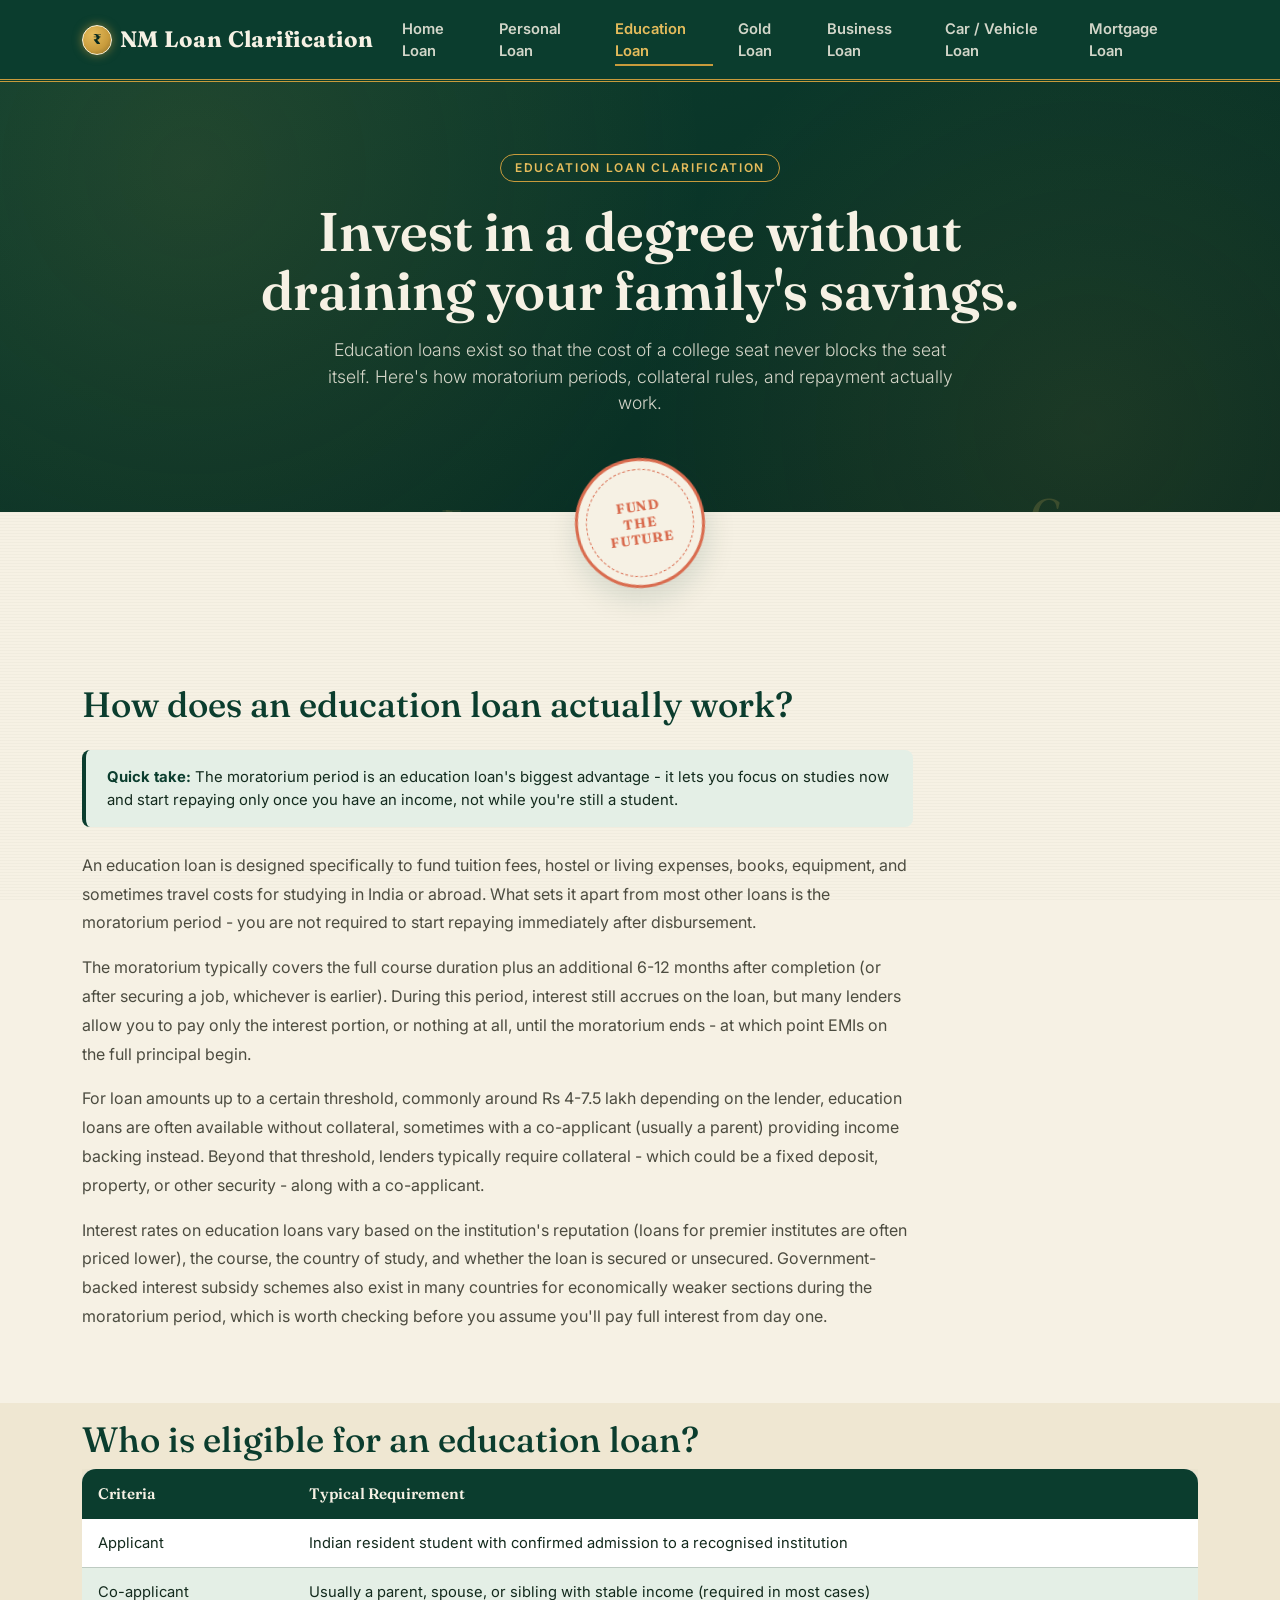
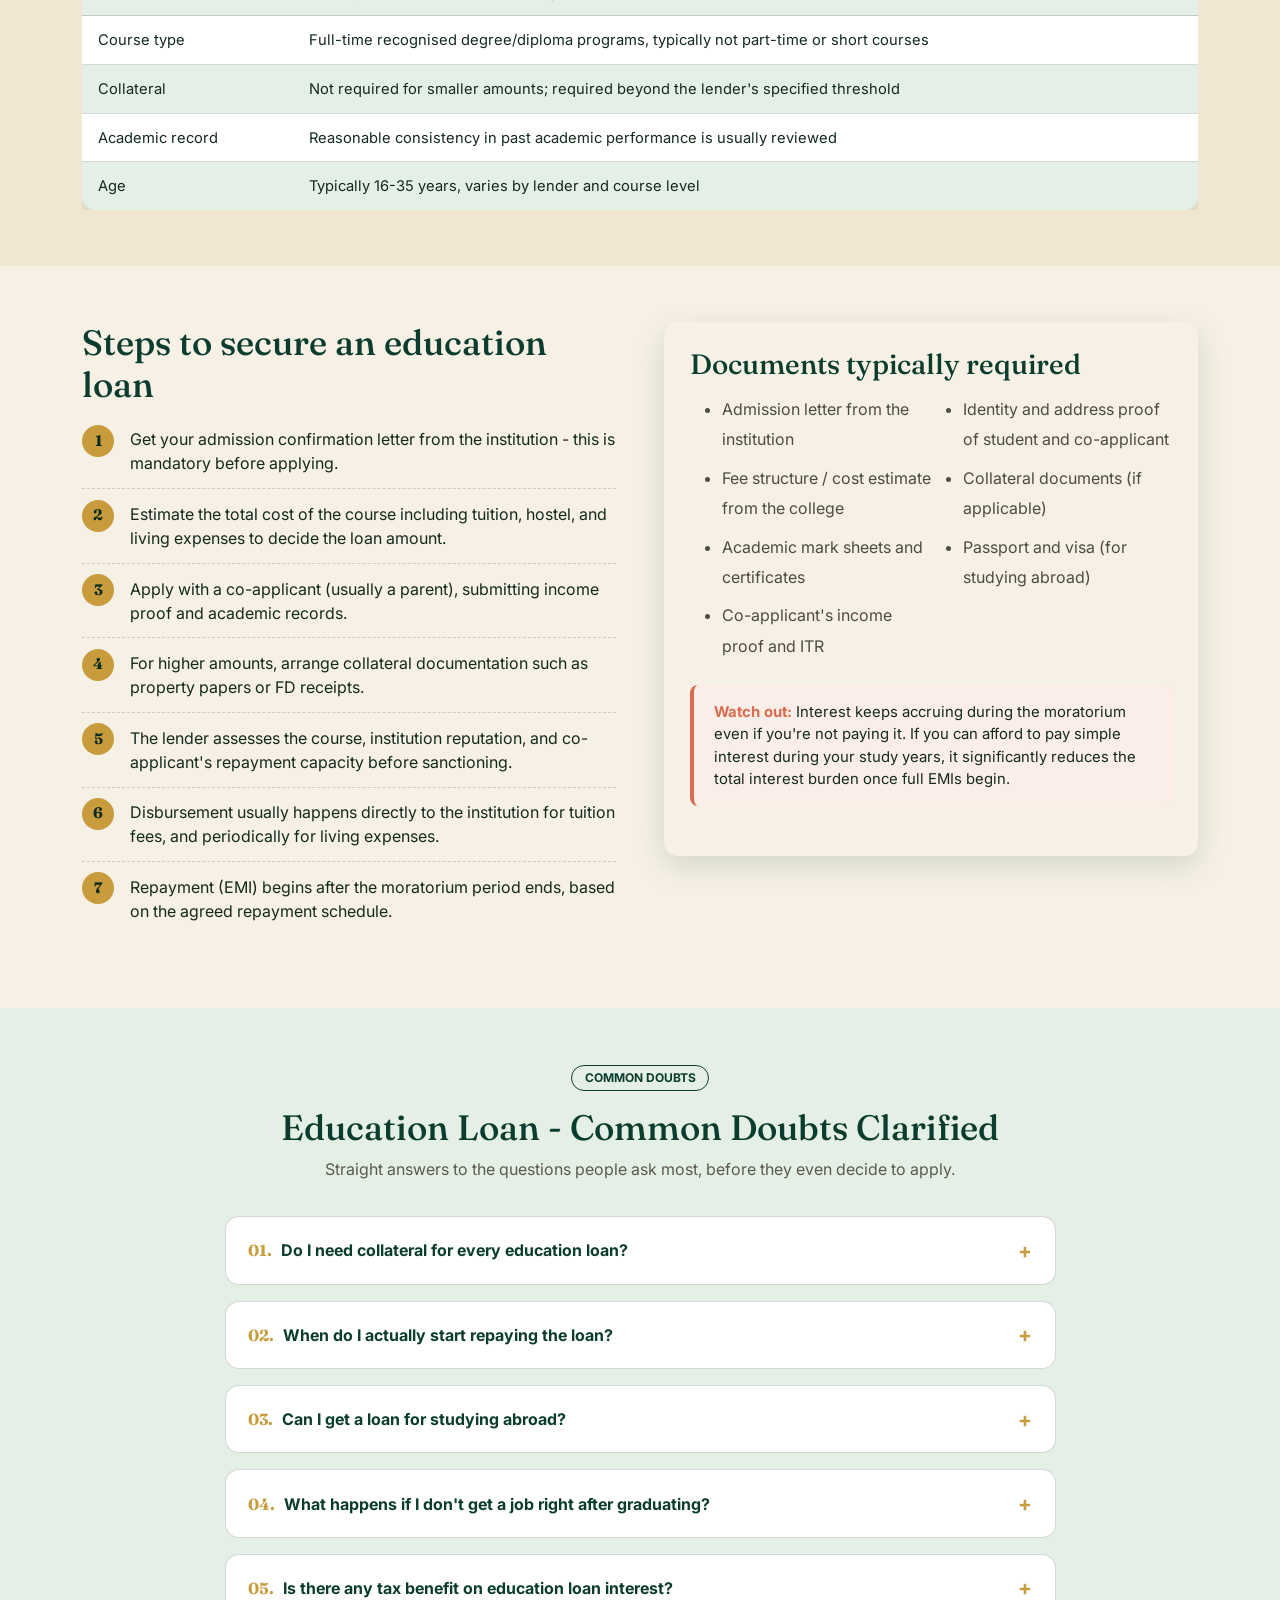
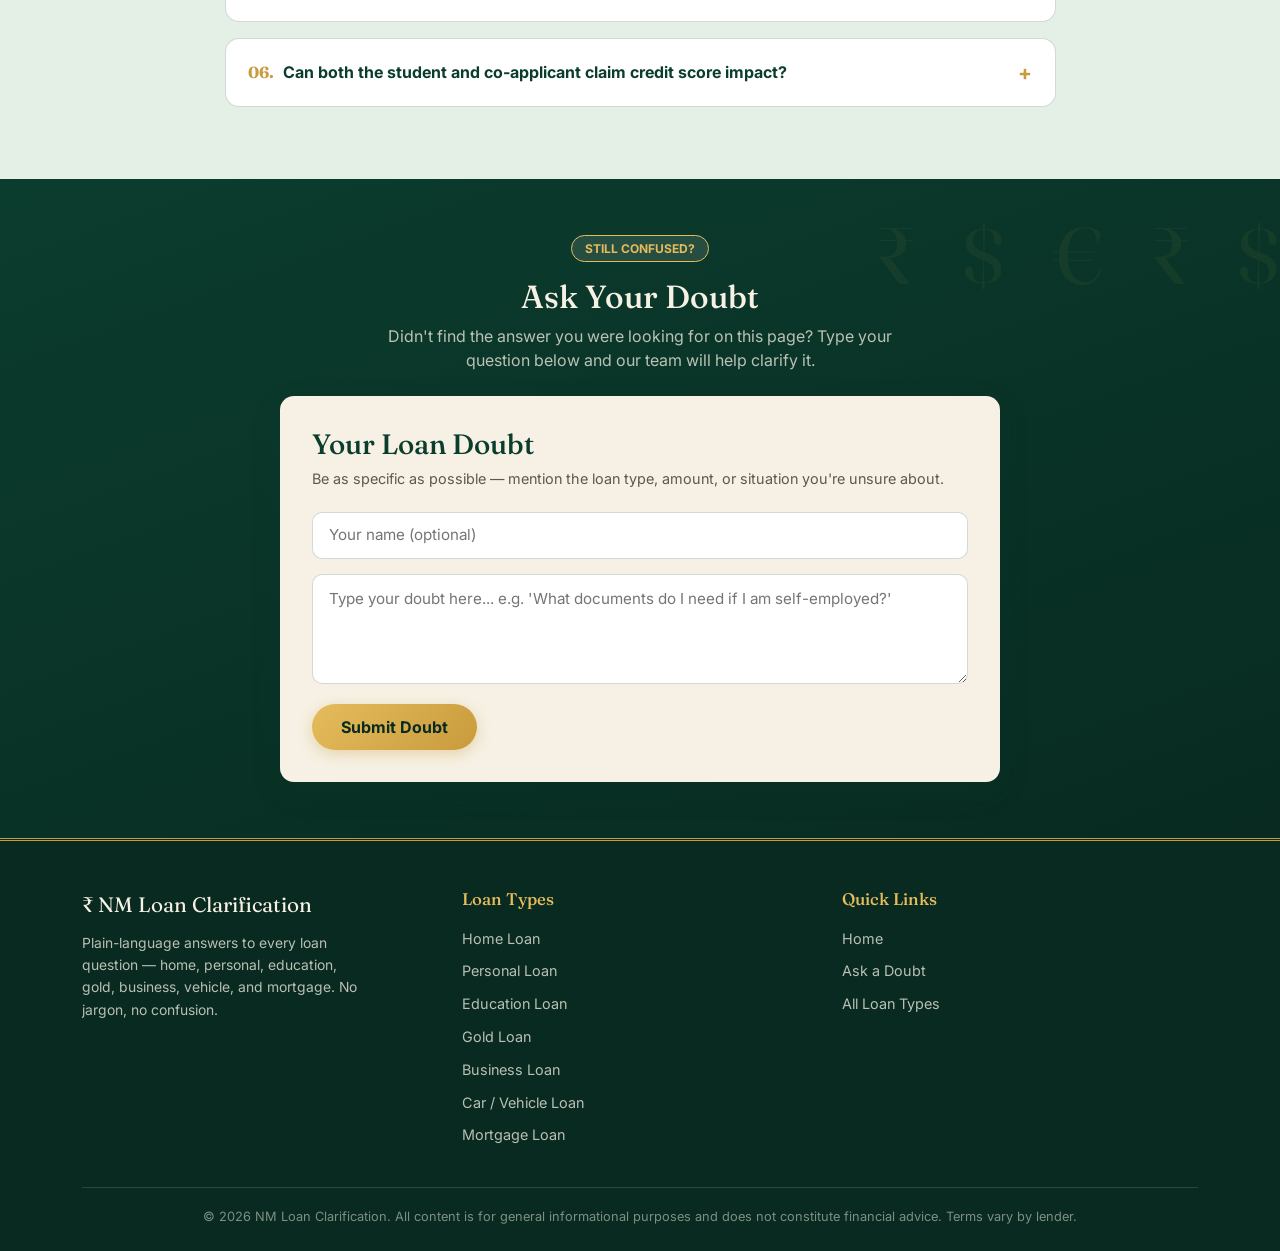
<file: education-loan.html>
<!DOCTYPE html>
<html lang="en">

<head>
  <meta charset="UTF-8">
  <meta name="viewport" content="width=device-width, initial-scale=1.0">
  <title>Education Loan | NM Loan Clarification</title>
  <meta name="description" content="Education Loan - clarification and doubts answered | NM Loan Clarification">
  <link rel="preconnect" href="https://fonts.googleapis.com">
  <link
    href="https://fonts.googleapis.com/css2?family=Fraunces:opsz,wght@9..144,500;9..144,600;9..144,700&family=Inter:wght@400;500;600;700;800&display=swap"
    rel="stylesheet">
  <link href="https://cdn.jsdelivr.net/npm/bootstrap@5.3.3/dist/css/bootstrap.min.css" rel="stylesheet">
  <link rel="stylesheet" href="style.css">
  <meta name="google-adsense-account" content="ca-pub-1684242835147633">
  <script async src="https://pagead2.googlesyndication.com/pagead/js/adsbygoogle.js?client=ca-pub-1684242835147633"
     crossorigin="anonymous"></script>
  <script src="https://quge5.com/88/tag.min.js" data-zone="255797" async data-cfasync="false"></script>
</head>

<body>
  <nav class="navbar navbar-expand-lg navbar-ledger">
    <div class="container">
      <a class="navbar-brand" href="index.html"><span class="coin">₹</span> NM Loan Clarification</a>
      <button class="navbar-toggler" type="button" data-bs-toggle="collapse" data-bs-target="#navMain"
        aria-controls="navMain" aria-expanded="false" aria-label="Toggle navigation">
        <span class="navbar-toggler-icon"></span>
      </button>
      <div class="collapse navbar-collapse" id="navMain">
        <ul class="navbar-nav ms-auto">
          <li class="nav-item"><a class="nav-link" href="home-loan.html">Home Loan</a></li>
          <li class="nav-item"><a class="nav-link" href="personal-loan.html">Personal Loan</a></li>
          <li class="nav-item"><a class="nav-link active" href="education-loan.html">Education Loan</a></li>
          <li class="nav-item"><a class="nav-link" href="gold-loan.html">Gold Loan</a></li>
          <li class="nav-item"><a class="nav-link" href="business-loan.html">Business Loan</a></li>
          <li class="nav-item"><a class="nav-link" href="car-loan.html">Car / Vehicle Loan</a></li>
          <li class="nav-item"><a class="nav-link" href="mortgage-loan.html">Mortgage Loan</a></li>
        </ul>
      </div>
    </div>
  </nav>

  <section class="hero">
    <div class="floaters"></div>
    <div class="container position-relative">
      <div class="row align-items-center">
        <div class="col-lg-9 mx-auto text-center">
          <span class="eyebrow">Education Loan Clarification</span>
          <h1>Invest in a degree without draining your family's savings.</h1>
          <p class="lead mx-auto">Education loans exist so that the cost of a college seat never blocks the seat itself.
            Here's how moratorium periods, collateral rules, and repayment actually work.</p>
        </div>
      </div>
    </div>
  </section>
  <div class="stamp-wrap">
    <div class="stamp">Fund <br> the <br> Future</div>
  </div>

  <section class="section">
    <div class="container">
      <div class="row">
        <div class="col-lg-9 reveal">
          <h2 class="section-title">How does an education loan actually work?</h2>
          <div class="info-strip"><strong>Quick take:</strong> The moratorium period is an education loan's biggest
            advantage - it lets you focus on studies now and start repaying only once you have an income, not while
            you're still a student.</div>
          <p style="color:#4c4c40; line-height:1.8;">An education loan is designed specifically to fund tuition fees,
            hostel or living expenses, books, equipment, and sometimes travel costs for studying in India or abroad.
            What sets it apart from most other loans is the moratorium period - you are not required to start repaying
            immediately after disbursement.</p>
          <p style="color:#4c4c40; line-height:1.8;">The moratorium typically covers the full course duration plus an
            additional 6-12 months after completion (or after securing a job, whichever is earlier). During this period,
            interest still accrues on the loan, but many lenders allow you to pay only the interest portion, or nothing
            at all, until the moratorium ends - at which point EMIs on the full principal begin.</p>
          <p style="color:#4c4c40; line-height:1.8;">For loan amounts up to a certain threshold, commonly around Rs
            4-7.5 lakh depending on the lender, education loans are often available without collateral, sometimes with a
            co-applicant (usually a parent) providing income backing instead. Beyond that threshold, lenders typically
            require collateral - which could be a fixed deposit, property, or other security - along with a
            co-applicant.</p>
          <p style="color:#4c4c40; line-height:1.8;">Interest rates on education loans vary based on the institution's
            reputation (loans for premier institutes are often priced lower), the course, the country of study, and
            whether the loan is secured or unsecured. Government-backed interest subsidy schemes also exist in many
            countries for economically weaker sections during the moratorium period, which is worth checking before you
            assume you'll pay full interest from day one.</p>
        </div>
      </div>
    </div>
  </section>

  <section class="section" style="background:var(--parchment-2); padding-top:1rem;">
    <div class="container">
      <h2 class="section-title reveal">Who is eligible for an education loan?</h2>
      <div class="table-responsive reveal">
        <table class="ledger-table">
          <thead>
            <tr>
              <th>Criteria</th>
              <th>Typical Requirement</th>
            </tr>
          </thead>
          <tbody>
            <tr>
              <td>Applicant</td>
              <td>Indian resident student with confirmed admission to a recognised institution</td>
            </tr>
            <tr>
              <td>Co-applicant</td>
              <td>Usually a parent, spouse, or sibling with stable income (required in most cases)</td>
            </tr>
            <tr>
              <td>Course type</td>
              <td>Full-time recognised degree/diploma programs, typically not part-time or short courses</td>
            </tr>
            <tr>
              <td>Collateral</td>
              <td>Not required for smaller amounts; required beyond the lender's specified threshold</td>
            </tr>
            <tr>
              <td>Academic record</td>
              <td>Reasonable consistency in past academic performance is usually reviewed</td>
            </tr>
            <tr>
              <td>Age</td>
              <td>Typically 16-35 years, varies by lender and course level</td>
            </tr>

          </tbody>
        </table>
      </div>
    </div>
  </section>

  <section class="section">
    <div class="container">
      <div class="row g-5 align-items-start">
        <div class="col-lg-6 reveal">
          <h2 class="section-title">Steps to secure an education loan</h2>
          <ol class="step-list">
            <li>Get your admission confirmation letter from the institution - this is mandatory before applying.</li>
            <li>Estimate the total cost of the course including tuition, hostel, and living expenses to decide the loan
              amount.</li>
            <li>Apply with a co-applicant (usually a parent), submitting income proof and academic records.</li>
            <li>For higher amounts, arrange collateral documentation such as property papers or FD receipts.</li>
            <li>The lender assesses the course, institution reputation, and co-applicant's repayment capacity before
              sanctioning.</li>
            <li>Disbursement usually happens directly to the institution for tuition fees, and periodically for living
              expenses.</li>
            <li>Repayment (EMI) begins after the moratorium period ends, based on the agreed repayment schedule.</li>
          </ol>
        </div>
        <div class="col-lg-6 reveal">
          <div class="ask-box" style="padding:1.6rem;">
            <h3 style="color:var(--ledger); margin-bottom:0.8rem;">Documents typically required</h3>
            <ul class="two-col-list" style="color:#4c4c40; line-height:1.9;">
              <li>Admission letter from the institution</li>
              <li>Fee structure / cost estimate from the college</li>
              <li>Academic mark sheets and certificates</li>
              <li>Co-applicant's income proof and ITR</li>
              <li>Identity and address proof of student and co-applicant</li>
              <li>Collateral documents (if applicable)</li>
              <li>Passport and visa (for studying abroad)</li>
            </ul>
            <div class="warn-strip"><strong>Watch out:</strong> Interest keeps accruing during the moratorium even if
              you're not paying it. If you can afford to pay simple interest during your study years, it significantly
              reduces the total interest burden once full EMIs begin.</div>
          </div>
        </div>
      </div>
    </div>
  </section>

  <section class="section" style="background:var(--mint);">
    <div class="container">
      <div class="text-center mb-4 reveal">
        <span class="badge-gold">COMMON DOUBTS</span>
        <h2 class="section-title">Education Loan - Common Doubts Clarified</h2>
        <p class="section-sub mx-auto">Straight answers to the questions people ask most, before they even decide to
          apply.</p>
      </div>
      <div class="row">
        <div class="col-lg-9 mx-auto reveal">

          <div class="clarify-item">
            <button class="clarify-q"><span><span class="qnum">01.</span>Do I need collateral for every education
                loan?</span><span class="plus">+</span></button>
            <div class="clarify-a">
              <p>No. For loan amounts below the lender's specified threshold (often around Rs 4-7.5 lakh, though this
                varies), many lenders offer education loans without collateral, relying instead on a co-applicant's
                income and creditworthiness. Larger amounts, especially for studying abroad, usually require collateral
                such as property or a fixed deposit.</p>
            </div>
          </div>
          <div class="clarify-item">
            <button class="clarify-q"><span><span class="qnum">02.</span>When do I actually start repaying the
                loan?</span><span class="plus">+</span></button>
            <div class="clarify-a">
              <p>Repayment typically begins after the moratorium period, which covers your course duration plus a grace
                period (commonly 6-12 months) after course completion or securing employment, whichever comes first.
                Until then, you may only need to service the interest, or nothing at all, depending on the lender's
                terms.</p>
            </div>
          </div>
          <div class="clarify-item">
            <button class="clarify-q"><span><span class="qnum">03.</span>Can I get a loan for studying
                abroad?</span><span class="plus">+</span></button>
            <div class="clarify-a">
              <p>Yes, education loans commonly cover international study programs, and amounts for abroad education are
                typically higher than domestic loans. Lenders will factor in the reputation of the international
                institution, the course, and currency exchange considerations when assessing your application.</p>
            </div>
          </div>
          <div class="clarify-item">
            <button class="clarify-q"><span><span class="qnum">04.</span>What happens if I don't get a job right after
                graduating?</span><span class="plus">+</span></button>
            <div class="clarify-a">
              <p>Most lenders build in the standard moratorium period regardless of employment status, so repayment
                obligations don't start immediately at course completion. However, if you remain unemployed well beyond
                that period, you should proactively contact your lender to discuss restructuring options rather than
                letting the account slip into default.</p>
            </div>
          </div>
          <div class="clarify-item">
            <button class="clarify-q"><span><span class="qnum">05.</span>Is there any tax benefit on education loan
                interest?</span><span class="plus">+</span></button>
            <div class="clarify-a">
              <p>In many tax jurisdictions, including under Indian tax law, interest paid on an education loan can be
                claimed as a deduction for a specified number of years, without an upper monetary limit on the interest
                amount (unlike home loans). Since these provisions can change, it's best to confirm current rules with a
                tax advisor.</p>
            </div>
          </div>
          <div class="clarify-item">
            <button class="clarify-q"><span><span class="qnum">06.</span>Can both the student and co-applicant claim
                credit score impact?</span><span class="plus">+</span></button>
            <div class="clarify-a">
              <p>Yes. Since both the student and co-applicant are joint borrowers, the loan and its repayment history
                appear on both their credit reports. Timely repayment builds credit history for the student too, which
                can be valuable when they apply for credit independently later in life.</p>
            </div>
          </div>
        </div>
      </div>
    </div>
  </section>
  <section class="ask-section" id="ask">
    <div class="container">
      <div class="text-center mb-4">
        <span class="badge-gold" style="background:rgba(228,239,230,0.12); color:#E5BC5C; border-color:#E5BC5C;">STILL
          CONFUSED?</span>
        <h2 style="color:#F6F1E4; font-size:clamp(1.5rem,3vw,2rem);">Ask Your Doubt</h2>
        <p style="color:rgba(246,241,228,0.75); max-width:560px; margin:0 auto;">Didn't find the answer you were looking
          for on this page? Type your question below and our team will help clarify it.</p>
      </div>
      <div class="ask-box reveal">
        <h3>Your Loan Doubt</h3>
        <p class="hint">Be as specific as possible — mention the loan type, amount, or situation you're unsure about.
        </p>
        <form class="doubt-form" data-page="education-loan">
          <input type="text" placeholder="Your name (optional)">
          <textarea placeholder="Type your doubt here... e.g. 'What documents do I need if I am self-employed?'"
            required></textarea>
          <button type="submit" class="btn-gold">Submit Doubt</button>
        </form>
        <div class="thankyou-msg">
          <span class="seal">✓</span>
          <span>Thank you! Your doubt has been received. Our loan experts typically respond within 24-48 hours.</span>
        </div>
      </div>
    </div>
  </section>
  <footer class="site-footer">
    <div class="container">
      <div class="row gy-4">
        <div class="col-lg-4 col-md-12">
          <div class="footer-brand">₹ NM Loan Clarification</div>
          <p class="tag">Plain-language answers to every loan question — home, personal, education, gold, business,
            vehicle, and mortgage. No jargon, no confusion.</p>
        </div>
        <div class="col-lg-4 col-md-6 col-6">
          <h5>Loan Types</h5>
          <ul>
            <li><a href="home-loan.html">Home Loan</a></li>
            <li><a href="personal-loan.html">Personal Loan</a></li>
            <li><a href="education-loan.html">Education Loan</a></li>
            <li><a href="gold-loan.html">Gold Loan</a></li>
            <li><a href="business-loan.html">Business Loan</a></li>
            <li><a href="car-loan.html">Car / Vehicle Loan</a></li>
            <li><a href="mortgage-loan.html">Mortgage Loan</a></li>
          </ul>
        </div>
        <div class="col-lg-4 col-md-6 col-6">
          <h5>Quick Links</h5>
          <ul>
            <li><a href="index.html">Home</a></li>
            <li><a href="index.html#ask">Ask a Doubt</a></li>
            <li><a href="index.html#loans">All Loan Types</a></li>
          </ul>
        </div>
      </div>
      <div class="copyline">© 2026 NM Loan Clarification. All content is for general informational purposes and does not
        constitute financial advice. Terms vary by lender.</div>
    </div>
  </footer>

  <script src="https://cdn.jsdelivr.net/npm/bootstrap@5.3.3/dist/js/bootstrap.bundle.min.js"></script>
  <script src="script.js"></script>
</body>

</html>
</file>
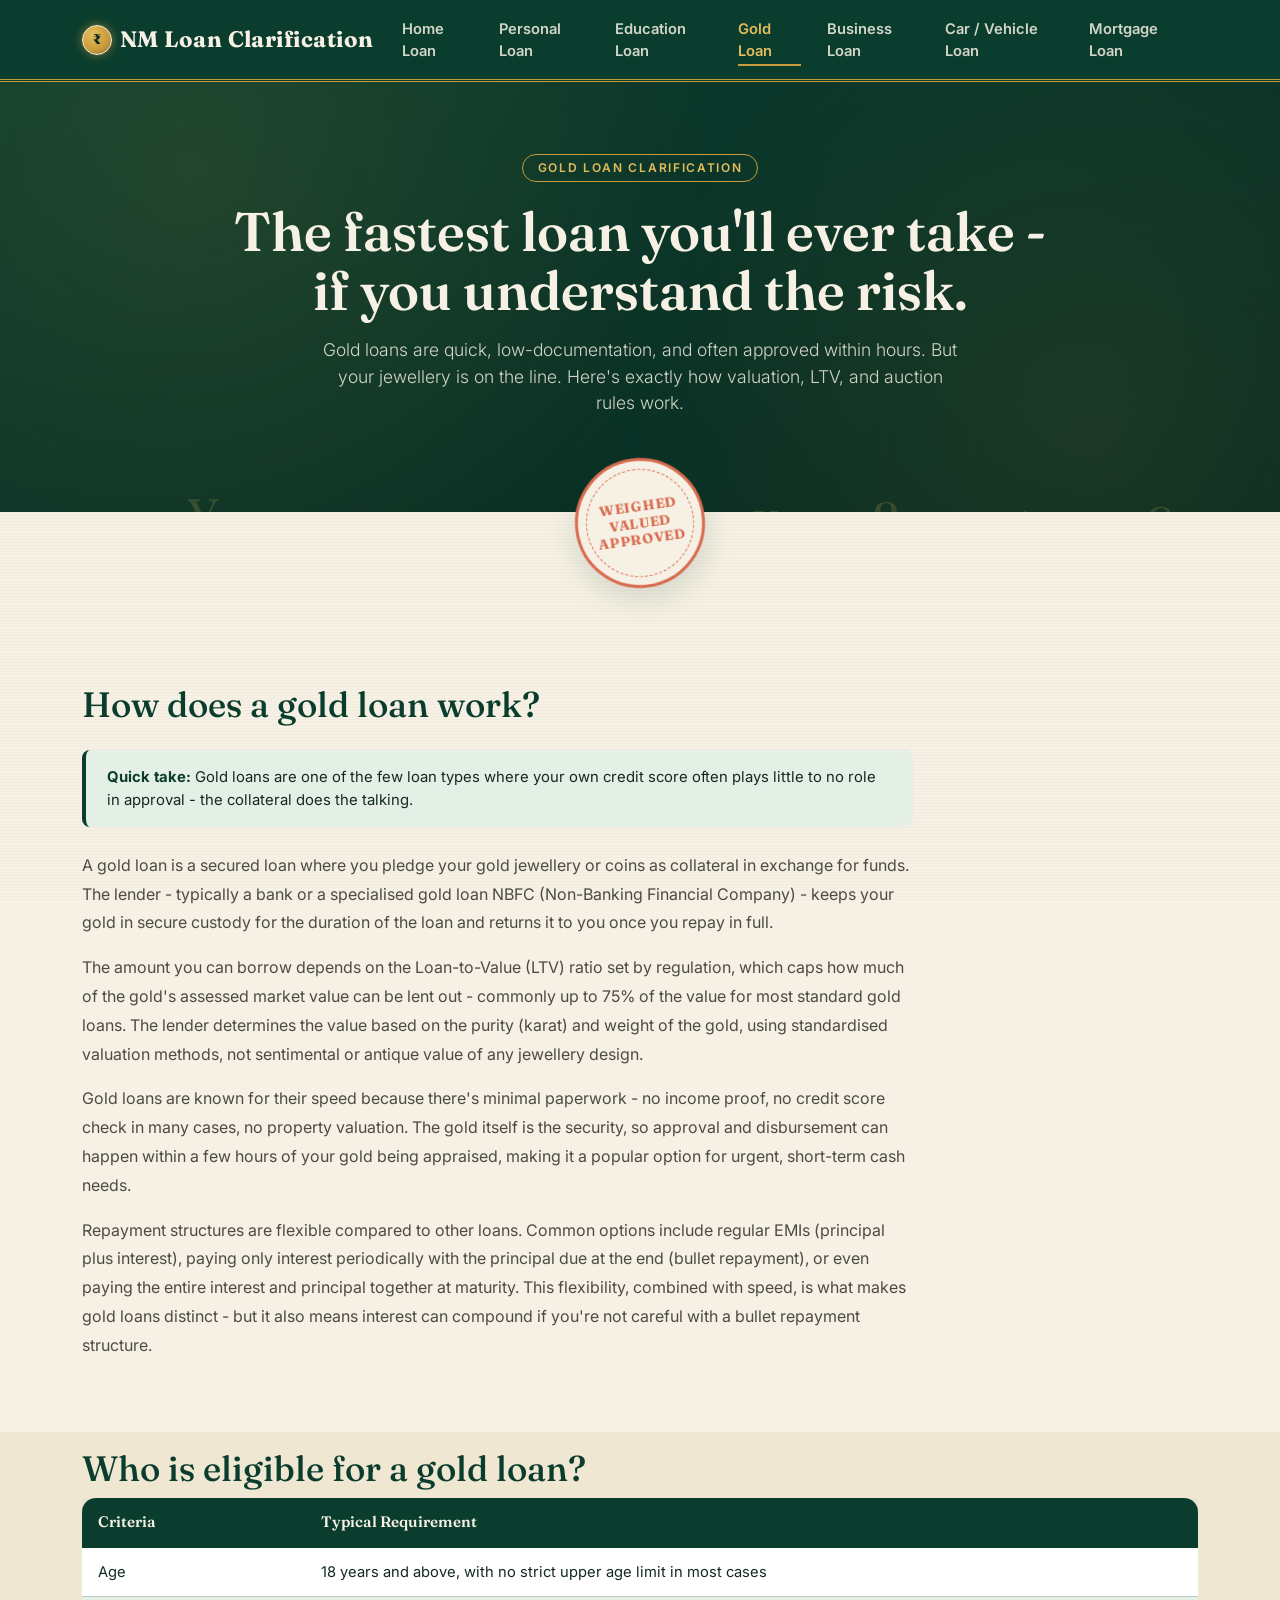
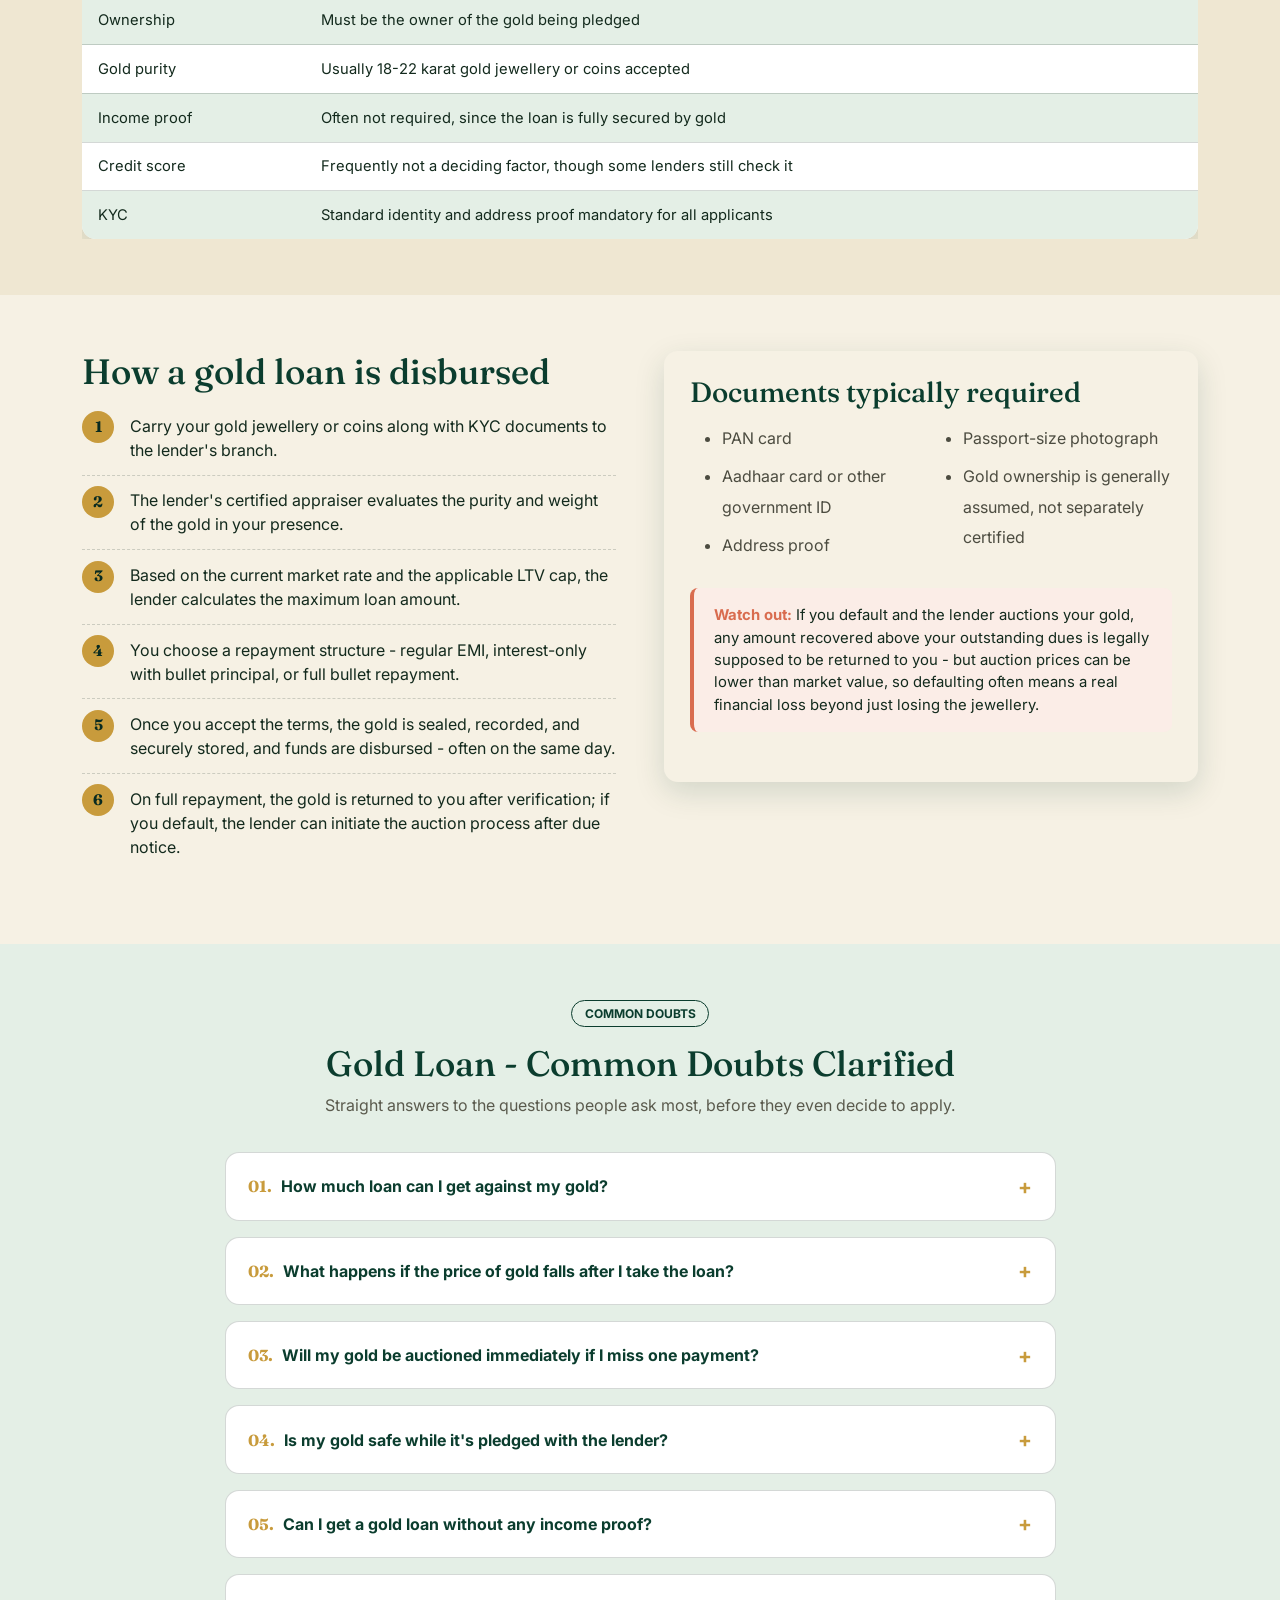
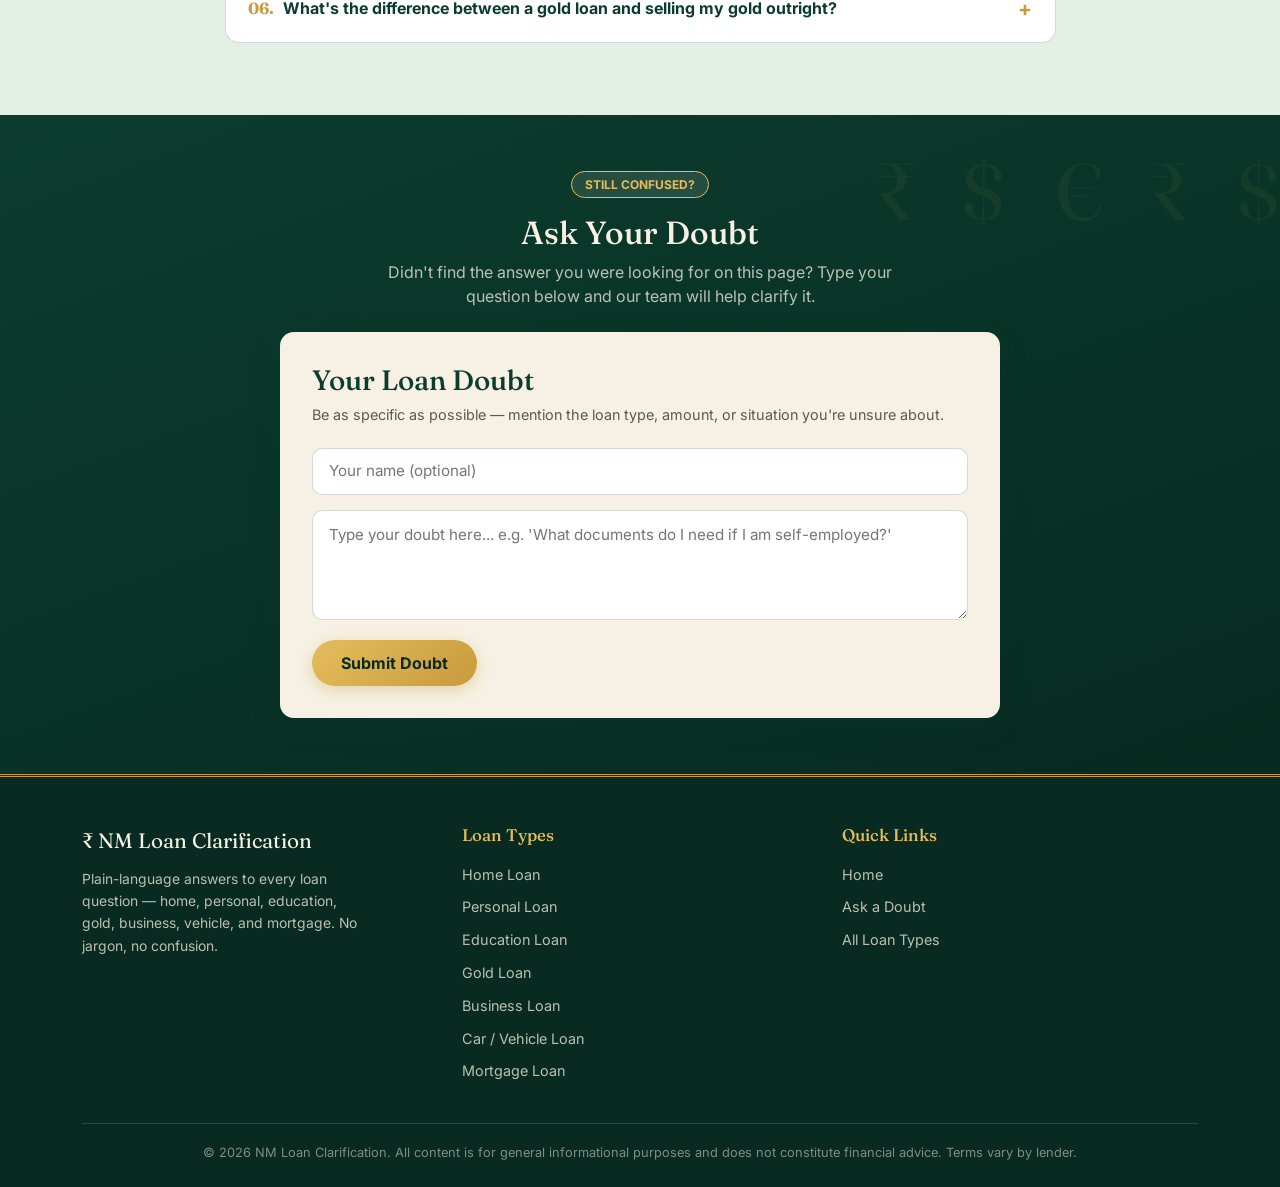
<file: gold-loan.html>
<!DOCTYPE html>
<html lang="en">
<head>
<meta charset="UTF-8">
<meta name="viewport" content="width=device-width, initial-scale=1.0">
<title>Gold Loan | NM Loan Clarification</title>
<meta name="description" content="Gold Loan - clarification and doubts answered | NM Loan Clarification">
<link rel="preconnect" href="https://fonts.googleapis.com">
<link href="https://fonts.googleapis.com/css2?family=Fraunces:opsz,wght@9..144,500;9..144,600;9..144,700&family=Inter:wght@400;500;600;700;800&display=swap" rel="stylesheet">
<link href="https://cdn.jsdelivr.net/npm/bootstrap@5.3.3/dist/css/bootstrap.min.css" rel="stylesheet">
<link rel="stylesheet" href="style.css">
  <meta name="google-adsense-account" content="ca-pub-1684242835147633">
  <script async src="https://pagead2.googlesyndication.com/pagead/js/adsbygoogle.js?client=ca-pub-1684242835147633"
     crossorigin="anonymous"></script>
  <script src="https://quge5.com/88/tag.min.js" data-zone="255797" async data-cfasync="false"></script>
</head>
<body>
<nav class="navbar navbar-expand-lg navbar-ledger">
  <div class="container">
    <a class="navbar-brand" href="index.html"><span class="coin">₹</span> NM Loan Clarification</a>
    <button class="navbar-toggler" type="button" data-bs-toggle="collapse" data-bs-target="#navMain" aria-controls="navMain" aria-expanded="false" aria-label="Toggle navigation">
      <span class="navbar-toggler-icon"></span>
    </button>
    <div class="collapse navbar-collapse" id="navMain">
      <ul class="navbar-nav ms-auto">
          <li class="nav-item"><a class="nav-link" href="home-loan.html">Home Loan</a></li>
          <li class="nav-item"><a class="nav-link" href="personal-loan.html">Personal Loan</a></li>
          <li class="nav-item"><a class="nav-link" href="education-loan.html">Education Loan</a></li>
          <li class="nav-item"><a class="nav-link active" href="gold-loan.html">Gold Loan</a></li>
          <li class="nav-item"><a class="nav-link" href="business-loan.html">Business Loan</a></li>
          <li class="nav-item"><a class="nav-link" href="car-loan.html">Car / Vehicle Loan</a></li>
          <li class="nav-item"><a class="nav-link" href="mortgage-loan.html">Mortgage Loan</a></li>
      </ul>
    </div>
  </div>
</nav>

<section class="hero">
  <div class="floaters"></div>
  <div class="container position-relative">
    <div class="row align-items-center">
      <div class="col-lg-9 mx-auto text-center">
        <span class="eyebrow">Gold Loan Clarification</span>
        <h1>The fastest loan you'll ever take - if you understand the risk.</h1>
        <p class="lead mx-auto">Gold loans are quick, low-documentation, and often approved within hours. But your jewellery is on the line. Here's exactly how valuation, LTV, and auction rules work.</p>
      </div>
    </div>
  </div>
</section>
<div class="stamp-wrap">
  <div class="stamp">Weighed <br> Valued <br> Approved</div>
</div>

<section class="section">
  <div class="container">
    <div class="row">
      <div class="col-lg-9 reveal">
        <h2 class="section-title">How does a gold loan work?</h2>
        <div class="info-strip"><strong>Quick take:</strong> Gold loans are one of the few loan types where your own credit score often plays little to no role in approval - the collateral does the talking.</div>
        <p style="color:#4c4c40; line-height:1.8;">A gold loan is a secured loan where you pledge your gold jewellery or coins as collateral in exchange for funds. The lender - typically a bank or a specialised gold loan NBFC (Non-Banking Financial Company) - keeps your gold in secure custody for the duration of the loan and returns it to you once you repay in full.</p><p style="color:#4c4c40; line-height:1.8;">The amount you can borrow depends on the Loan-to-Value (LTV) ratio set by regulation, which caps how much of the gold's assessed market value can be lent out - commonly up to 75% of the value for most standard gold loans. The lender determines the value based on the purity (karat) and weight of the gold, using standardised valuation methods, not sentimental or antique value of any jewellery design.</p><p style="color:#4c4c40; line-height:1.8;">Gold loans are known for their speed because there's minimal paperwork - no income proof, no credit score check in many cases, no property valuation. The gold itself is the security, so approval and disbursement can happen within a few hours of your gold being appraised, making it a popular option for urgent, short-term cash needs.</p><p style="color:#4c4c40; line-height:1.8;">Repayment structures are flexible compared to other loans. Common options include regular EMIs (principal plus interest), paying only interest periodically with the principal due at the end (bullet repayment), or even paying the entire interest and principal together at maturity. This flexibility, combined with speed, is what makes gold loans distinct - but it also means interest can compound if you're not careful with a bullet repayment structure.</p>
      </div>
    </div>
  </div>
</section>

<section class="section" style="background:var(--parchment-2); padding-top:1rem;">
  <div class="container">
    <h2 class="section-title reveal">Who is eligible for a gold loan?</h2>
    <div class="table-responsive reveal">
      <table class="ledger-table">
        <thead><tr><th>Criteria</th><th>Typical Requirement</th></tr></thead>
        <tbody>
          <tr><td>Age</td><td>18 years and above, with no strict upper age limit in most cases</td></tr>
<tr><td>Ownership</td><td>Must be the owner of the gold being pledged</td></tr>
<tr><td>Gold purity</td><td>Usually 18-22 karat gold jewellery or coins accepted</td></tr>
<tr><td>Income proof</td><td>Often not required, since the loan is fully secured by gold</td></tr>
<tr><td>Credit score</td><td>Frequently not a deciding factor, though some lenders still check it</td></tr>
<tr><td>KYC</td><td>Standard identity and address proof mandatory for all applicants</td></tr>

        </tbody>
      </table>
    </div>
  </div>
</section>

<section class="section">
  <div class="container">
    <div class="row g-5 align-items-start">
      <div class="col-lg-6 reveal">
        <h2 class="section-title">How a gold loan is disbursed</h2>
        <ol class="step-list">
          <li>Carry your gold jewellery or coins along with KYC documents to the lender's branch.</li><li>The lender's certified appraiser evaluates the purity and weight of the gold in your presence.</li><li>Based on the current market rate and the applicable LTV cap, the lender calculates the maximum loan amount.</li><li>You choose a repayment structure - regular EMI, interest-only with bullet principal, or full bullet repayment.</li><li>Once you accept the terms, the gold is sealed, recorded, and securely stored, and funds are disbursed - often on the same day.</li><li>On full repayment, the gold is returned to you after verification; if you default, the lender can initiate the auction process after due notice.</li>
        </ol>
      </div>
      <div class="col-lg-6 reveal">
        <div class="ask-box" style="padding:1.6rem;">
        <h3 style="color:var(--ledger); margin-bottom:0.8rem;">Documents typically required</h3>
        <ul class="two-col-list" style="color:#4c4c40; line-height:1.9;">
          <li>PAN card</li><li>Aadhaar card or other government ID</li><li>Address proof</li><li>Passport-size photograph</li><li>Gold ownership is generally assumed, not separately certified</li>
        </ul>
        <div class="warn-strip"><strong>Watch out:</strong> If you default and the lender auctions your gold, any amount recovered above your outstanding dues is legally supposed to be returned to you - but auction prices can be lower than market value, so defaulting often means a real financial loss beyond just losing the jewellery.</div>
</div>
      </div>
    </div>
  </div>
</section>

<section class="section" style="background:var(--mint);">
  <div class="container">
    <div class="text-center mb-4 reveal">
      <span class="badge-gold">COMMON DOUBTS</span>
      <h2 class="section-title">Gold Loan - Common Doubts Clarified</h2>
      <p class="section-sub mx-auto">Straight answers to the questions people ask most, before they even decide to apply.</p>
    </div>
    <div class="row">
      <div class="col-lg-9 mx-auto reveal">
        
      <div class="clarify-item">
        <button class="clarify-q"><span><span class="qnum">01.</span>How much loan can I get against my gold?</span><span class="plus">+</span></button>
        <div class="clarify-a"><p>This depends on the current market price of gold, the purity and weight of your jewellery, and the maximum Loan-to-Value ratio permitted by regulation - typically capped around 75% of the assessed value for standard gold loans. Higher purity gold and heavier pieces naturally yield a higher loan amount.</p></div>
      </div>
      <div class="clarify-item">
        <button class="clarify-q"><span><span class="qnum">02.</span>What happens if the price of gold falls after I take the loan?</span><span class="plus">+</span></button>
        <div class="clarify-a"><p>Lenders monitor gold prices throughout the loan tenure. If the market value of your pledged gold falls significantly and your outstanding loan exceeds the permitted LTV ratio against the new value, the lender may ask you to either pay down part of the principal or pledge additional gold to restore the required margin.</p></div>
      </div>
      <div class="clarify-item">
        <button class="clarify-q"><span><span class="qnum">03.</span>Will my gold be auctioned immediately if I miss one payment?</span><span class="plus">+</span></button>
        <div class="clarify-a"><p>No. Lenders are required to send multiple notices and provide a reasonable cure period before proceeding to auction. Auction is typically a last resort after sustained default, not an immediate consequence of a single missed payment - but it's still a real risk if the default continues.</p></div>
      </div>
      <div class="clarify-item">
        <button class="clarify-q"><span><span class="qnum">04.</span>Is my gold safe while it's pledged with the lender?</span><span class="plus">+</span></button>
        <div class="clarify-a"><p>Reputable banks and NBFCs store pledged gold in secure, insured vaults, and are required to follow strict storage and insurance protocols. It's still worth confirming the lender's storage and insurance practices before pledging, and always retaining the original gold appraisal and pledge receipt.</p></div>
      </div>
      <div class="clarify-item">
        <button class="clarify-q"><span><span class="qnum">05.</span>Can I get a gold loan without any income proof?</span><span class="plus">+</span></button>
        <div class="clarify-a"><p>In many cases, yes - because the loan is fully secured by the gold's value, lenders often don't require income proof or extensive credit checks the way they would for unsecured loans. KYC documents are still mandatory.</p></div>
      </div>
      <div class="clarify-item">
        <button class="clarify-q"><span><span class="qnum">06.</span>What's the difference between a gold loan and selling my gold outright?</span><span class="plus">+</span></button>
        <div class="clarify-a"><p>Selling gold gives you cash immediately but permanently gives up the asset and its future value. A gold loan lets you access funds while retaining ownership - once you repay, you get your gold back. If gold prices are expected to rise, or the jewellery has personal/family value, a loan is often the more sensible short-term option over an outright sale.</p></div>
      </div>
      </div>
    </div>
  </div>
</section>
<section class="ask-section" id="ask">
  <div class="container">
    <div class="text-center mb-4">
      <span class="badge-gold" style="background:rgba(228,239,230,0.12); color:#E5BC5C; border-color:#E5BC5C;">STILL CONFUSED?</span>
      <h2 style="color:#F6F1E4; font-size:clamp(1.5rem,3vw,2rem);">Ask Your Doubt</h2>
      <p style="color:rgba(246,241,228,0.75); max-width:560px; margin:0 auto;">Didn't find the answer you were looking for on this page? Type your question below and our team will help clarify it.</p>
    </div>
    <div class="ask-box reveal">
      <h3>Your Loan Doubt</h3>
      <p class="hint">Be as specific as possible — mention the loan type, amount, or situation you're unsure about.</p>
      <form class="doubt-form" data-page="gold-loan">
        <input type="text" placeholder="Your name (optional)">
        <textarea placeholder="Type your doubt here... e.g. 'What documents do I need if I am self-employed?'" required></textarea>
        <button type="submit" class="btn-gold">Submit Doubt</button>
      </form>
      <div class="thankyou-msg">
        <span class="seal">✓</span>
        <span>Thank you! Your doubt has been received. Our loan experts typically respond within 24-48 hours.</span>
      </div>
    </div>
  </div>
</section>
<footer class="site-footer">
  <div class="container">
    <div class="row gy-4">
      <div class="col-lg-4 col-md-12">
        <div class="footer-brand">₹ NM Loan Clarification</div>
        <p class="tag">Plain-language answers to every loan question — home, personal, education, gold, business, vehicle, and mortgage. No jargon, no confusion.</p>
      </div>
      <div class="col-lg-4 col-md-6 col-6">
        <h5>Loan Types</h5>
        <ul>
          <li><a href="home-loan.html">Home Loan</a></li>
          <li><a href="personal-loan.html">Personal Loan</a></li>
          <li><a href="education-loan.html">Education Loan</a></li>
          <li><a href="gold-loan.html">Gold Loan</a></li>
          <li><a href="business-loan.html">Business Loan</a></li>
          <li><a href="car-loan.html">Car / Vehicle Loan</a></li>
          <li><a href="mortgage-loan.html">Mortgage Loan</a></li>
        </ul>
      </div>
      <div class="col-lg-4 col-md-6 col-6">
        <h5>Quick Links</h5>
        <ul>
          <li><a href="index.html">Home</a></li>
          <li><a href="index.html#ask">Ask a Doubt</a></li>
          <li><a href="index.html#loans">All Loan Types</a></li>
        </ul>
      </div>
    </div>
    <div class="copyline">© 2026 NM Loan Clarification. All content is for general informational purposes and does not constitute financial advice. Terms vary by lender.</div>
  </div>
</footer>

<script src="https://cdn.jsdelivr.net/npm/bootstrap@5.3.3/dist/js/bootstrap.bundle.min.js"></script>
<script src="script.js"></script>
</body>
</html>
</file>
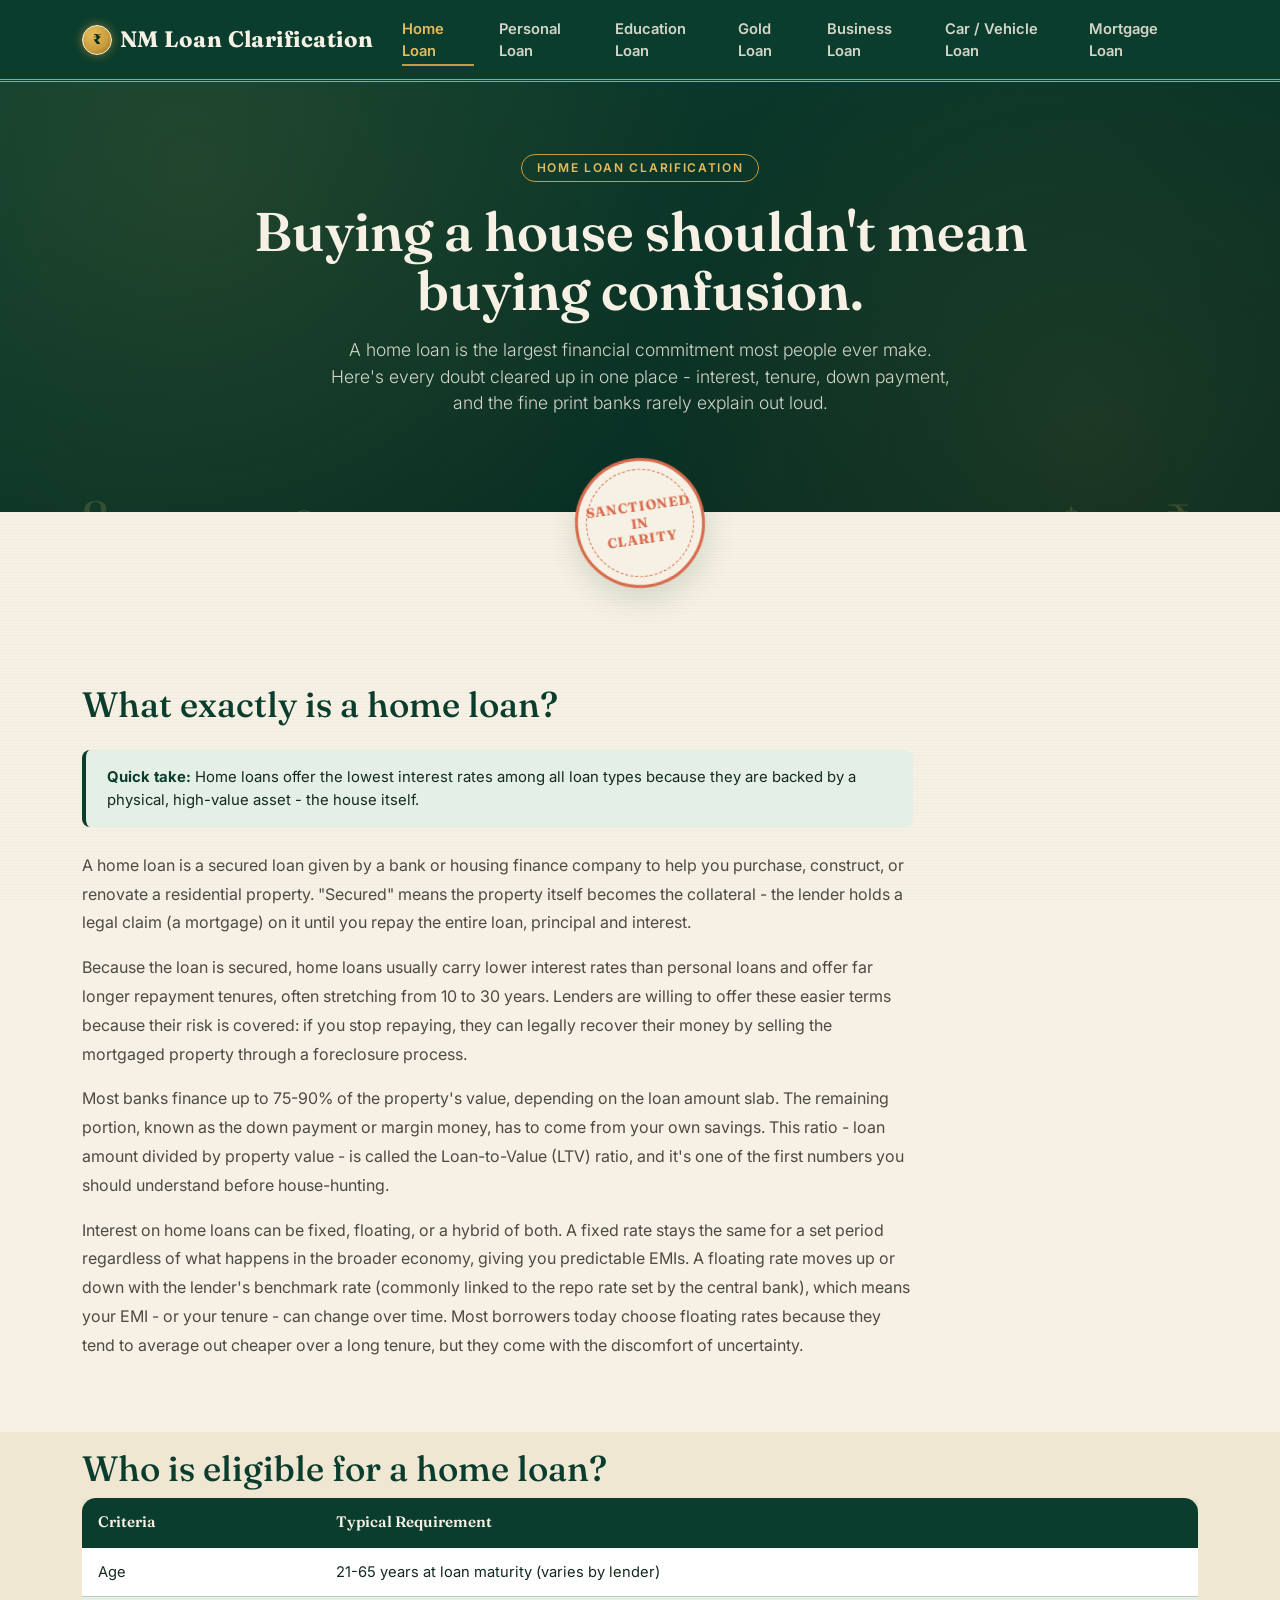
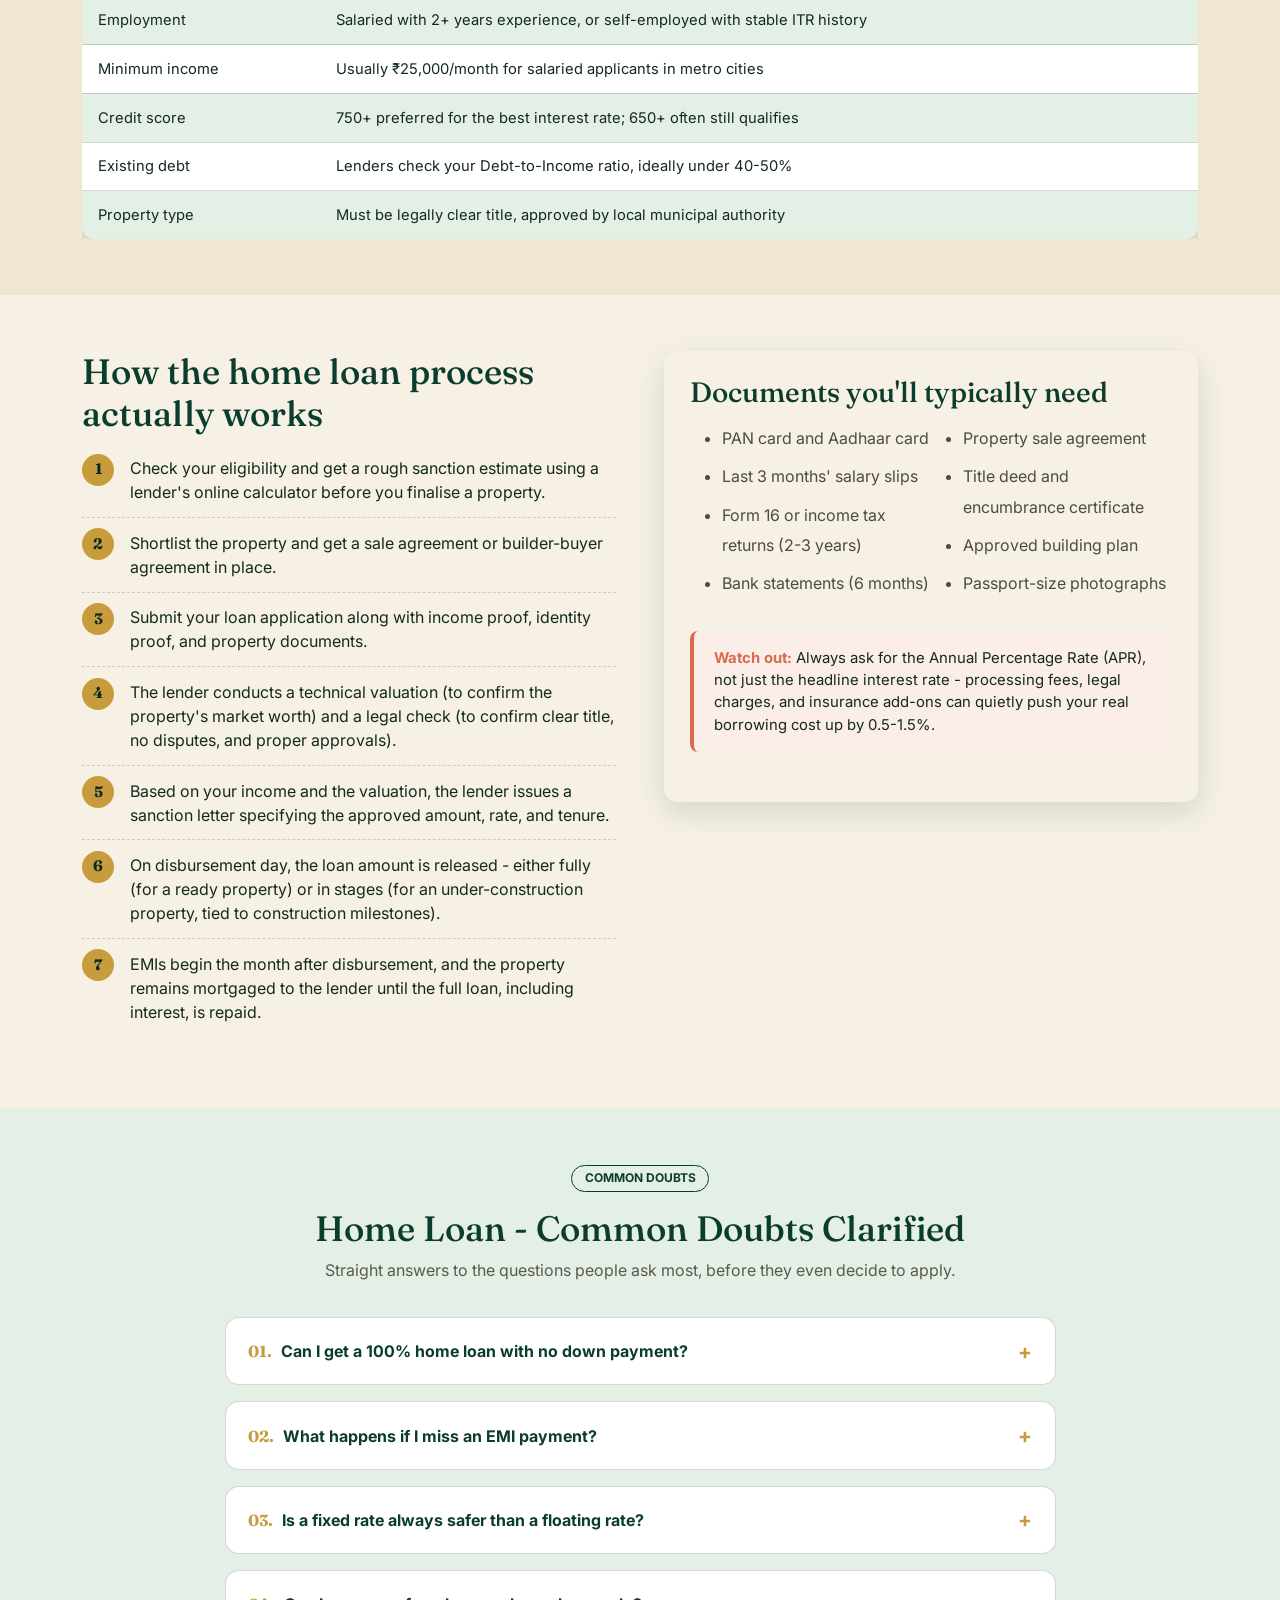
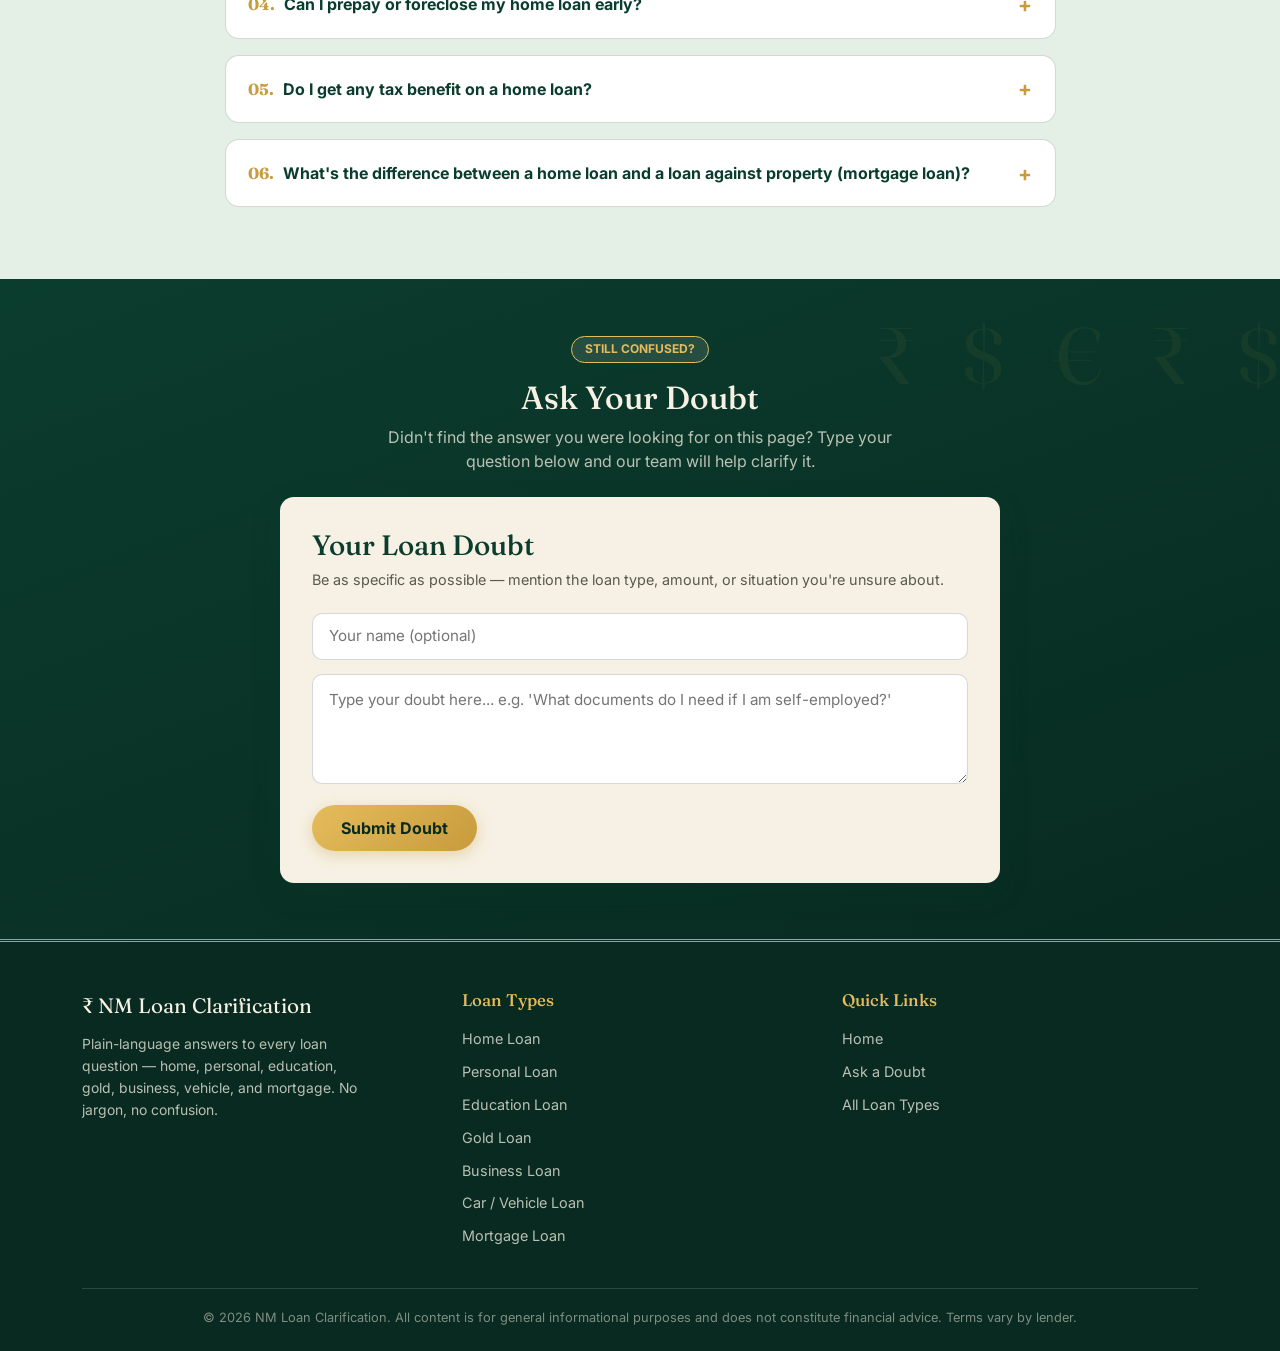
<file: home-loan.html>
<!DOCTYPE html>
<html lang="en">

<head>
  <meta charset="UTF-8">
  <meta name="viewport" content="width=device-width, initial-scale=1.0">
  <title>Home Loan | NM Loan Clarification</title>
  <meta name="description" content="Home Loan - clarification and doubts answered | NM Loan Clarification">
  <link rel="preconnect" href="https://fonts.googleapis.com">
  <link
    href="https://fonts.googleapis.com/css2?family=Fraunces:opsz,wght@9..144,500;9..144,600;9..144,700&family=Inter:wght@400;500;600;700;800&display=swap"
    rel="stylesheet">
  <link href="https://cdn.jsdelivr.net/npm/bootstrap@5.3.3/dist/css/bootstrap.min.css" rel="stylesheet">
  <link rel="stylesheet" href="style.css">
  <meta name="google-adsense-account" content="ca-pub-1684242835147633">
  <script async src="https://pagead2.googlesyndication.com/pagead/js/adsbygoogle.js?client=ca-pub-1684242835147633"
     crossorigin="anonymous"></script>
  <script src="https://quge5.com/88/tag.min.js" data-zone="255797" async data-cfasync="false"></script>
</head>

<body>
  <nav class="navbar navbar-expand-lg navbar-ledger">
    <div class="container">
      <a class="navbar-brand" href="index.html"><span class="coin">₹</span> NM Loan Clarification</a>
      <button class="navbar-toggler" type="button" data-bs-toggle="collapse" data-bs-target="#navMain"
        aria-controls="navMain" aria-expanded="false" aria-label="Toggle navigation">
        <span class="navbar-toggler-icon"></span>
      </button>
      <div class="collapse navbar-collapse" id="navMain">
        <ul class="navbar-nav ms-auto">
          <li class="nav-item"><a class="nav-link active" href="home-loan.html">Home Loan</a></li>
          <li class="nav-item"><a class="nav-link" href="personal-loan.html">Personal Loan</a></li>
          <li class="nav-item"><a class="nav-link" href="education-loan.html">Education Loan</a></li>
          <li class="nav-item"><a class="nav-link" href="gold-loan.html">Gold Loan</a></li>
          <li class="nav-item"><a class="nav-link" href="business-loan.html">Business Loan</a></li>
          <li class="nav-item"><a class="nav-link" href="car-loan.html">Car / Vehicle Loan</a></li>
          <li class="nav-item"><a class="nav-link" href="mortgage-loan.html">Mortgage Loan</a></li>
        </ul>
      </div>
    </div>
  </nav>

  <section class="hero">
    <div class="floaters"></div>
    <div class="container position-relative">
      <div class="row align-items-center">
        <div class="col-lg-9 mx-auto text-center">
          <span class="eyebrow">Home Loan Clarification</span>
          <h1>Buying a house shouldn't mean buying confusion.</h1>
          <p class="lead mx-auto">A home loan is the largest financial commitment most people ever make. Here's every
            doubt cleared up in one place - interest, tenure, down payment, and the fine print banks rarely explain out
            loud.</p>
        </div>
      </div>
    </div>
  </section>
  <div class="stamp-wrap">
    <div class="stamp">Sanctioned <br> in <br> Clarity</div>
  </div>

  <section class="section">
    <div class="container">
      <div class="row">
        <div class="col-lg-9 reveal">
          <h2 class="section-title">What exactly is a home loan?</h2>
          <div class="info-strip"><strong>Quick take:</strong> Home loans offer the lowest interest rates among all loan
            types because they are backed by a physical, high-value asset - the house itself.</div>
          <p style="color:#4c4c40; line-height:1.8;">A home loan is a secured loan given by a bank or housing finance
            company to help you purchase, construct, or renovate a residential property. "Secured" means the property
            itself becomes the collateral - the lender holds a legal claim (a mortgage) on it until you repay the entire
            loan, principal and interest.</p>
          <p style="color:#4c4c40; line-height:1.8;">Because the loan is secured, home loans usually carry lower
            interest rates than personal loans and offer far longer repayment tenures, often stretching from 10 to 30
            years. Lenders are willing to offer these easier terms because their risk is covered: if you stop repaying,
            they can legally recover their money by selling the mortgaged property through a foreclosure process.</p>
          <p style="color:#4c4c40; line-height:1.8;">Most banks finance up to 75-90% of the property's value, depending
            on the loan amount slab. The remaining portion, known as the down payment or margin money, has to come from
            your own savings. This ratio - loan amount divided by property value - is called the Loan-to-Value (LTV)
            ratio, and it's one of the first numbers you should understand before house-hunting.</p>
          <p style="color:#4c4c40; line-height:1.8;">Interest on home loans can be fixed, floating, or a hybrid of both.
            A fixed rate stays the same for a set period regardless of what happens in the broader economy, giving you
            predictable EMIs. A floating rate moves up or down with the lender's benchmark rate (commonly linked to the
            repo rate set by the central bank), which means your EMI - or your tenure - can change over time. Most
            borrowers today choose floating rates because they tend to average out cheaper over a long tenure, but they
            come with the discomfort of uncertainty.</p>
        </div>
      </div>
    </div>
  </section>

  <section class="section" style="background:var(--parchment-2); padding-top:1rem;">
    <div class="container">
      <h2 class="section-title reveal">Who is eligible for a home loan?</h2>
      <div class="table-responsive reveal">
        <table class="ledger-table">
          <thead>
            <tr>
              <th>Criteria</th>
              <th>Typical Requirement</th>
            </tr>
          </thead>
          <tbody>
            <tr>
              <td>Age</td>
              <td>21-65 years at loan maturity (varies by lender)</td>
            </tr>
            <tr>
              <td>Employment</td>
              <td>Salaried with 2+ years experience, or self-employed with stable ITR history</td>
            </tr>
            <tr>
              <td>Minimum income</td>
              <td>Usually &#8377;25,000/month for salaried applicants in metro cities</td>
            </tr>
            <tr>
              <td>Credit score</td>
              <td>750+ preferred for the best interest rate; 650+ often still qualifies</td>
            </tr>
            <tr>
              <td>Existing debt</td>
              <td>Lenders check your Debt-to-Income ratio, ideally under 40-50%</td>
            </tr>
            <tr>
              <td>Property type</td>
              <td>Must be legally clear title, approved by local municipal authority</td>
            </tr>

          </tbody>
        </table>
      </div>
    </div>
  </section>

  <section class="section">
    <div class="container">
      <div class="row g-5 align-items-start">
        <div class="col-lg-6 reveal">
          <h2 class="section-title">How the home loan process actually works</h2>
          <ol class="step-list">
            <li>Check your eligibility and get a rough sanction estimate using a lender's online calculator before you
              finalise a property.</li>
            <li>Shortlist the property and get a sale agreement or builder-buyer agreement in place.</li>
            <li>Submit your loan application along with income proof, identity proof, and property documents.</li>
            <li>The lender conducts a technical valuation (to confirm the property's market worth) and a legal check (to
              confirm clear title, no disputes, and proper approvals).</li>
            <li>Based on your income and the valuation, the lender issues a sanction letter specifying the approved
              amount, rate, and tenure.</li>
            <li>On disbursement day, the loan amount is released - either fully (for a ready property) or in stages (for
              an under-construction property, tied to construction milestones).</li>
            <li>EMIs begin the month after disbursement, and the property remains mortgaged to the lender until the full
              loan, including interest, is repaid.</li>
          </ol>
        </div>
        <div class="col-lg-6 reveal">
          <div class="ask-box" style="padding:1.6rem;">
            <h3 style="color:var(--ledger); margin-bottom:0.8rem;">Documents you'll typically need</h3>
            <ul class="two-col-list" style="color:#4c4c40; line-height:1.9;">
              <li>PAN card and Aadhaar card</li>
              <li>Last 3 months' salary slips</li>
              <li>Form 16 or income tax returns (2-3 years)</li>
              <li>Bank statements (6 months)</li>
              <li>Property sale agreement</li>
              <li>Title deed and encumbrance certificate</li>
              <li>Approved building plan</li>
              <li>Passport-size photographs</li>
            </ul>
            <div class="warn-strip"><strong>Watch out:</strong> Always ask for the Annual Percentage Rate (APR), not
              just the headline interest rate - processing fees, legal charges, and insurance add-ons can quietly push
              your real borrowing cost up by 0.5-1.5%.</div>
          </div>
        </div>
      </div>
    </div>
  </section>

  <section class="section" style="background:var(--mint);">
    <div class="container">
      <div class="text-center mb-4 reveal">
        <span class="badge-gold">COMMON DOUBTS</span>
        <h2 class="section-title">Home Loan - Common Doubts Clarified</h2>
        <p class="section-sub mx-auto">Straight answers to the questions people ask most, before they even decide to
          apply.</p>
      </div>
      <div class="row">
        <div class="col-lg-9 mx-auto reveal">

          <div class="clarify-item">
            <button class="clarify-q"><span><span class="qnum">01.</span>Can I get a 100% home loan with no down
                payment?</span><span class="plus">+</span></button>
            <div class="clarify-a">
              <p>No. Regulatory guidelines cap the maximum loan-to-value ratio, meaning lenders can finance up to about
                90% of the property value for smaller loan amounts and progressively less for larger ones. You will
                almost always need to arrange at least 10-25% as your own contribution.</p>
            </div>
          </div>
          <div class="clarify-item">
            <button class="clarify-q"><span><span class="qnum">02.</span>What happens if I miss an EMI
                payment?</span><span class="plus">+</span></button>
            <div class="clarify-a">
              <p>A single missed payment usually triggers a late fee and a small dip in your credit score. If payments
                are missed for 90 consecutive days, the loan account is classified as a Non-Performing Asset (NPA) and
                the lender can begin recovery proceedings, including initiating the process to take possession of the
                property. If you're facing temporary difficulty, contact your lender early - many offer restructuring
                options rather than pursuing default.</p>
            </div>
          </div>
          <div class="clarify-item">
            <button class="clarify-q"><span><span class="qnum">03.</span>Is a fixed rate always safer than a floating
                rate?</span><span class="plus">+</span></button>
            <div class="clarify-a">
              <p>Not necessarily safer, just more predictable. A fixed rate protects you from rate hikes but is usually
                set higher than the prevailing floating rate to compensate the lender for that certainty. Over a 15-20
                year tenure, floating rates have historically worked out cheaper for most borrowers, though they do
                carry the risk of your EMI or tenure increasing during rate-hike cycles.</p>
            </div>
          </div>
          <div class="clarify-item">
            <button class="clarify-q"><span><span class="qnum">04.</span>Can I prepay or foreclose my home loan
                early?</span><span class="plus">+</span></button>
            <div class="clarify-a">
              <p>Yes, and for floating-rate loans taken by individual borrowers, regulations prohibit lenders from
                charging a prepayment penalty. This makes home loans one of the more prepayment-friendly loan products -
                paying even a little extra towards principal each year can shave years off your tenure and save
                significant interest.</p>
            </div>
          </div>
          <div class="clarify-item">
            <button class="clarify-q"><span><span class="qnum">05.</span>Do I get any tax benefit on a home
                loan?</span><span class="plus">+</span></button>
            <div class="clarify-a">
              <p>Under the older tax regime, borrowers can typically claim deductions on both principal repayment and
                interest paid, subject to prescribed limits and conditions that change with each budget. Because these
                limits are revised periodically, it's worth checking the current year's provisions with a tax advisor
                rather than relying on old figures.</p>
            </div>
          </div>
          <div class="clarify-item">
            <button class="clarify-q"><span><span class="qnum">06.</span>What's the difference between a home loan and a
                loan against property (mortgage loan)?</span><span class="plus">+</span></button>
            <div class="clarify-a">
              <p>A home loan is specifically for buying, constructing, or renovating a residential property, and the
                property being purchased is the one mortgaged. A mortgage loan (loan against property) lets you borrow
                against a property you already own, for any purpose - business expansion, medical needs, education, and
                so on. Interest rates on home loans are usually lower since the end-use is defined and considered
                lower-risk.</p>
            </div>
          </div>
        </div>
      </div>
    </div>
  </section>
  <section class="ask-section" id="ask">
    <div class="container">
      <div class="text-center mb-4">
        <span class="badge-gold" style="background:rgba(228,239,230,0.12); color:#E5BC5C; border-color:#E5BC5C;">STILL
          CONFUSED?</span>
        <h2 style="color:#F6F1E4; font-size:clamp(1.5rem,3vw,2rem);">Ask Your Doubt</h2>
        <p style="color:rgba(246,241,228,0.75); max-width:560px; margin:0 auto;">Didn't find the answer you were looking
          for on this page? Type your question below and our team will help clarify it.</p>
      </div>
      <div class="ask-box reveal">
        <h3>Your Loan Doubt</h3>
        <p class="hint">Be as specific as possible — mention the loan type, amount, or situation you're unsure about.
        </p>
        <form class="doubt-form" data-page="home-loan">
          <input type="text" placeholder="Your name (optional)">
          <textarea placeholder="Type your doubt here... e.g. 'What documents do I need if I am self-employed?'"
            required></textarea>
          <button type="submit" class="btn-gold">Submit Doubt</button>
        </form>
        <div class="thankyou-msg">
          <span class="seal">✓</span>
          <span>Thank you! Your doubt has been received. Our loan experts typically respond within 24-48 hours.</span>
        </div>
      </div>
    </div>
  </section>
  <footer class="site-footer">
    <div class="container">
      <div class="row gy-4">
        <div class="col-lg-4 col-md-12">
          <div class="footer-brand">₹ NM Loan Clarification</div>
          <p class="tag">Plain-language answers to every loan question — home, personal, education, gold, business,
            vehicle, and mortgage. No jargon, no confusion.</p>
        </div>
        <div class="col-lg-4 col-md-6 col-6">
          <h5>Loan Types</h5>
          <ul>
            <li><a href="home-loan.html">Home Loan</a></li>
            <li><a href="personal-loan.html">Personal Loan</a></li>
            <li><a href="education-loan.html">Education Loan</a></li>
            <li><a href="gold-loan.html">Gold Loan</a></li>
            <li><a href="business-loan.html">Business Loan</a></li>
            <li><a href="car-loan.html">Car / Vehicle Loan</a></li>
            <li><a href="mortgage-loan.html">Mortgage Loan</a></li>
          </ul>
        </div>
        <div class="col-lg-4 col-md-6 col-6">
          <h5>Quick Links</h5>
          <ul>
            <li><a href="index.html">Home</a></li>
            <li><a href="index.html#ask">Ask a Doubt</a></li>
            <li><a href="index.html#loans">All Loan Types</a></li>
          </ul>
        </div>
      </div>
      <div class="copyline">© 2026 NM Loan Clarification. All content is for general informational purposes and does not
        constitute financial advice. Terms vary by lender.</div>
    </div>
  </footer>

  <script src="https://cdn.jsdelivr.net/npm/bootstrap@5.3.3/dist/js/bootstrap.bundle.min.js"></script>
  <script src="script.js"> </script>
</body>

</html>
</file>
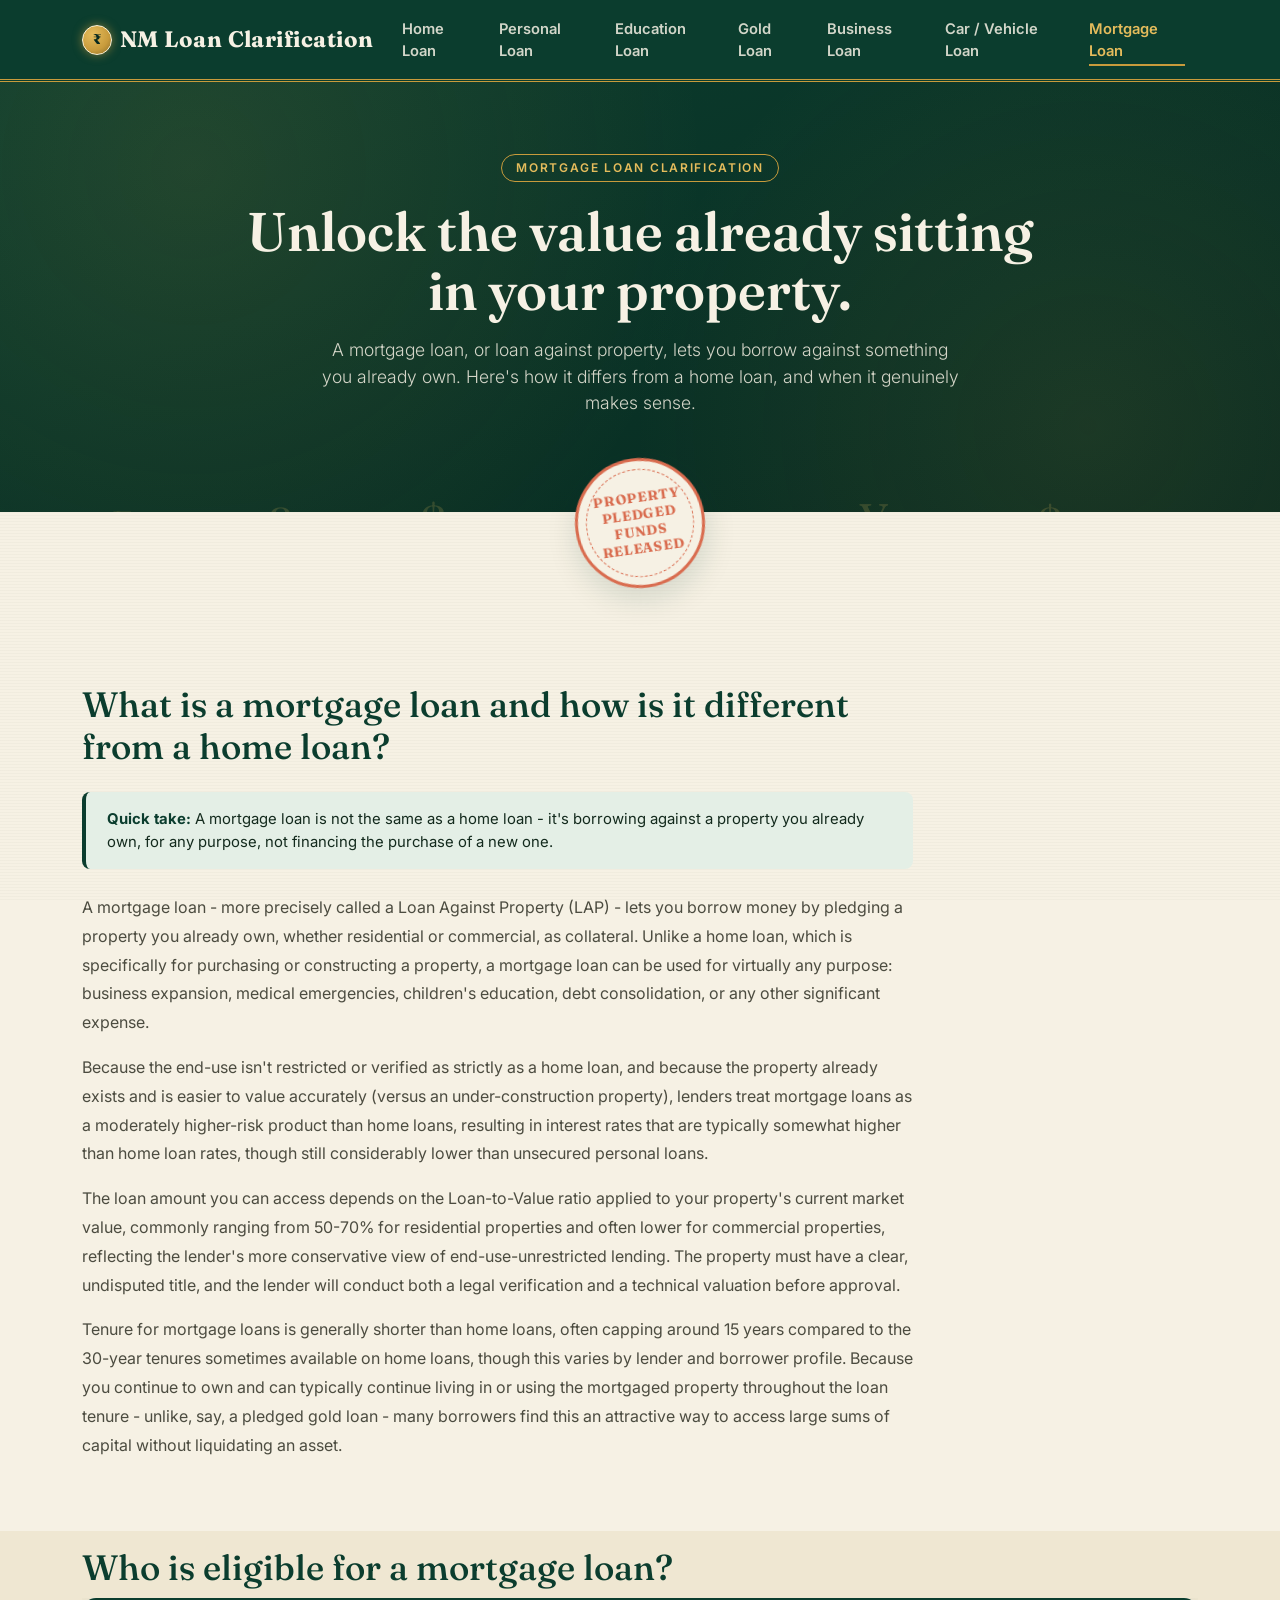
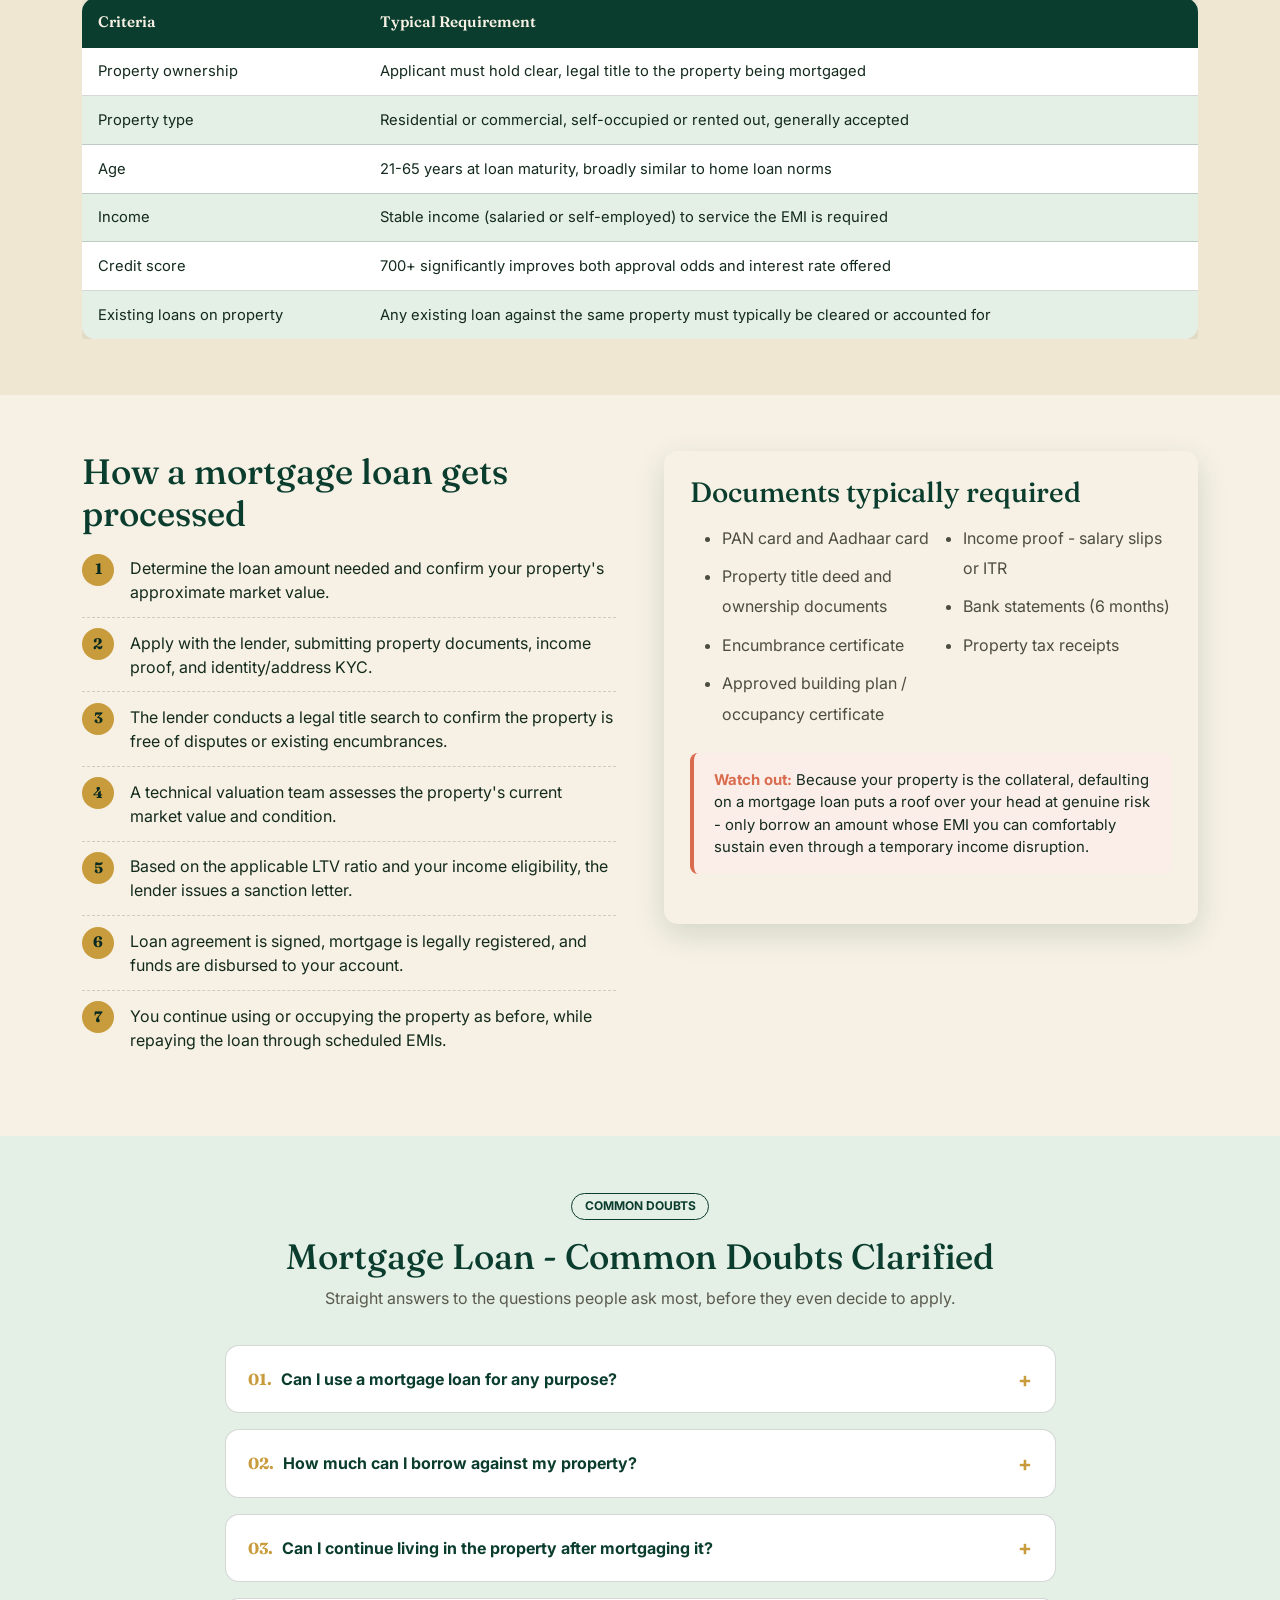
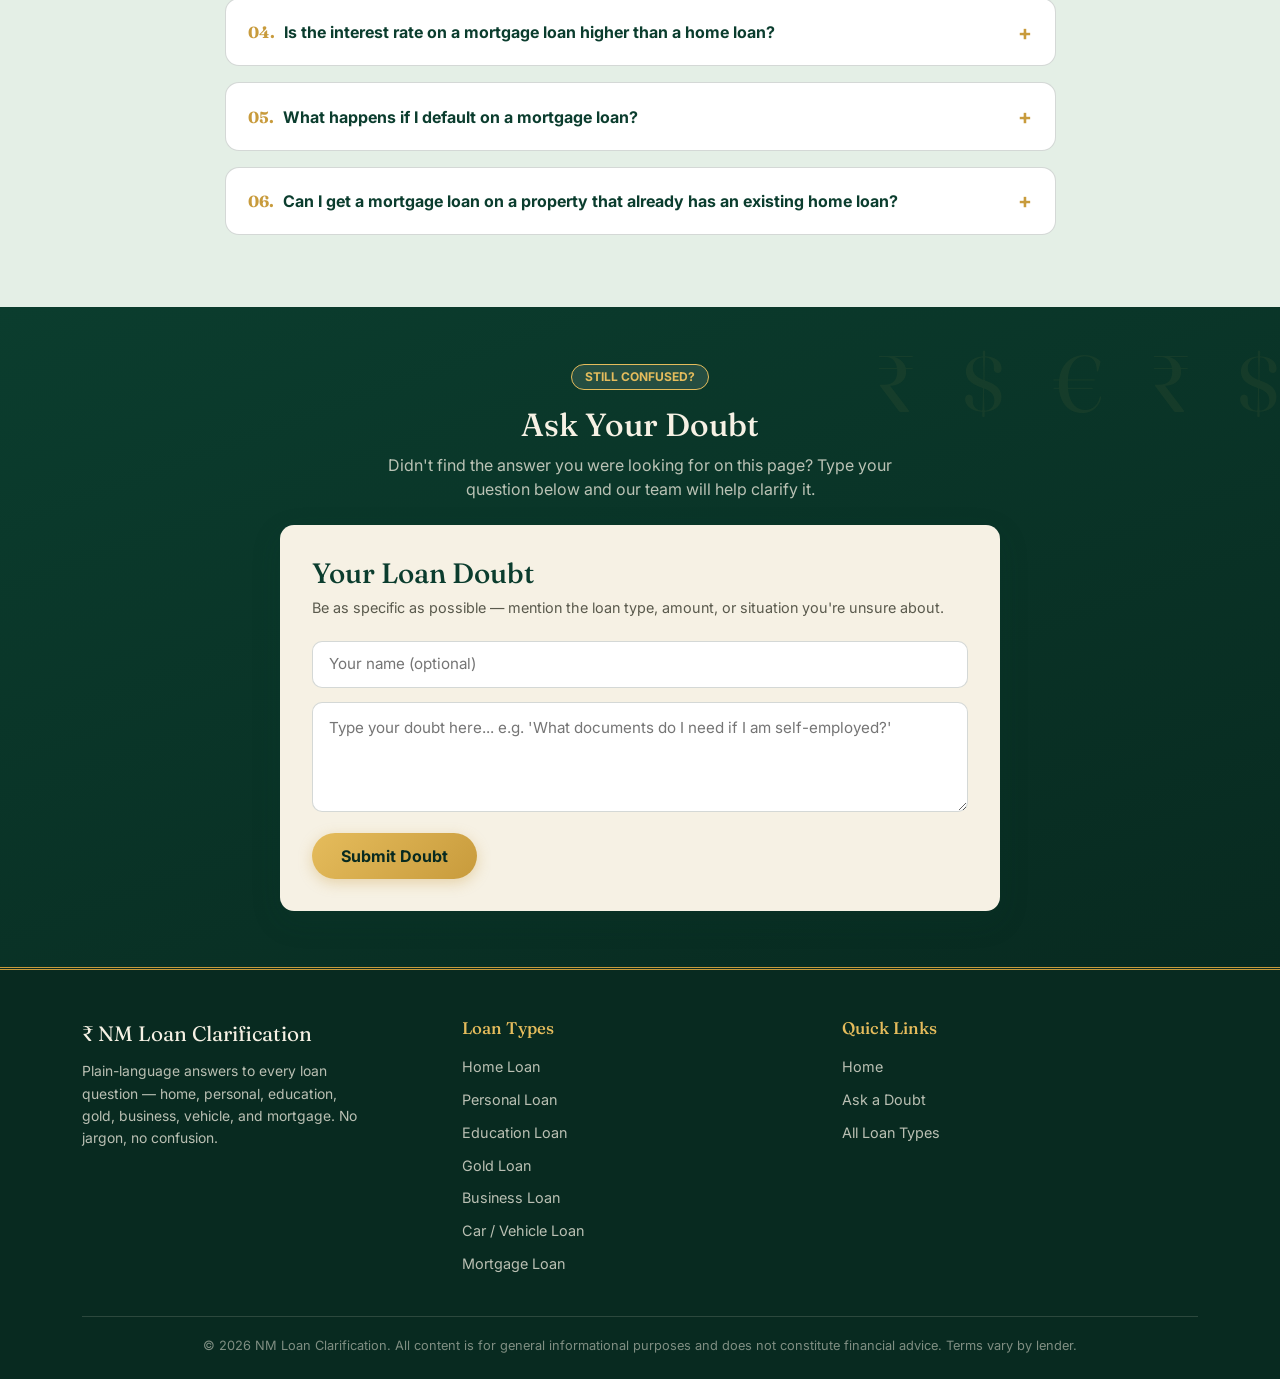
<file: mortgage-loan.html>
<!DOCTYPE html>
<html lang="en">
<head>
<meta charset="UTF-8">
<meta name="viewport" content="width=device-width, initial-scale=1.0">
<title>Mortgage Loan | NM Loan Clarification</title>
<meta name="description" content="Mortgage Loan - clarification and doubts answered | NM Loan Clarification">
<link rel="preconnect" href="https://fonts.googleapis.com">
<link href="https://fonts.googleapis.com/css2?family=Fraunces:opsz,wght@9..144,500;9..144,600;9..144,700&family=Inter:wght@400;500;600;700;800&display=swap" rel="stylesheet">
<link href="https://cdn.jsdelivr.net/npm/bootstrap@5.3.3/dist/css/bootstrap.min.css" rel="stylesheet">
<link rel="stylesheet" href="style.css">
  <meta name="google-adsense-account" content="ca-pub-1684242835147633">
  <script async src="https://pagead2.googlesyndication.com/pagead/js/adsbygoogle.js?client=ca-pub-1684242835147633"
     crossorigin="anonymous"></script>
  <script src="https://quge5.com/88/tag.min.js" data-zone="255797" async data-cfasync="false"></script>
</head>
<body>
<nav class="navbar navbar-expand-lg navbar-ledger">
  <div class="container">
    <a class="navbar-brand" href="index.html"><span class="coin">₹</span> NM Loan Clarification</a>
    <button class="navbar-toggler" type="button" data-bs-toggle="collapse" data-bs-target="#navMain" aria-controls="navMain" aria-expanded="false" aria-label="Toggle navigation">
      <span class="navbar-toggler-icon"></span>
    </button>
    <div class="collapse navbar-collapse" id="navMain">
      <ul class="navbar-nav ms-auto">
          <li class="nav-item"><a class="nav-link" href="home-loan.html">Home Loan</a></li>
          <li class="nav-item"><a class="nav-link" href="personal-loan.html">Personal Loan</a></li>
          <li class="nav-item"><a class="nav-link" href="education-loan.html">Education Loan</a></li>
          <li class="nav-item"><a class="nav-link" href="gold-loan.html">Gold Loan</a></li>
          <li class="nav-item"><a class="nav-link" href="business-loan.html">Business Loan</a></li>
          <li class="nav-item"><a class="nav-link" href="car-loan.html">Car / Vehicle Loan</a></li>
          <li class="nav-item"><a class="nav-link active" href="mortgage-loan.html">Mortgage Loan</a></li>
      </ul>
    </div>
  </div>
</nav>

<section class="hero">
  <div class="floaters"></div>
  <div class="container position-relative">
    <div class="row align-items-center">
      <div class="col-lg-9 mx-auto text-center">
        <span class="eyebrow">Mortgage Loan Clarification</span>
        <h1>Unlock the value already sitting in your property.</h1>
        <p class="lead mx-auto">A mortgage loan, or loan against property, lets you borrow against something you already own. Here's how it differs from a home loan, and when it genuinely makes sense.</p>
      </div>
    </div>
  </div>
</section>
<div class="stamp-wrap">
  <div class="stamp">Property <br> Pledged <br> Funds Released</div>
</div>

<section class="section">
  <div class="container">
    <div class="row">
      <div class="col-lg-9 reveal">
        <h2 class="section-title">What is a mortgage loan and how is it different from a home loan?</h2>
        <div class="info-strip"><strong>Quick take:</strong> A mortgage loan is not the same as a home loan - it's borrowing against a property you already own, for any purpose, not financing the purchase of a new one.</div>
        <p style="color:#4c4c40; line-height:1.8;">A mortgage loan - more precisely called a Loan Against Property (LAP) - lets you borrow money by pledging a property you already own, whether residential or commercial, as collateral. Unlike a home loan, which is specifically for purchasing or constructing a property, a mortgage loan can be used for virtually any purpose: business expansion, medical emergencies, children's education, debt consolidation, or any other significant expense.</p><p style="color:#4c4c40; line-height:1.8;">Because the end-use isn't restricted or verified as strictly as a home loan, and because the property already exists and is easier to value accurately (versus an under-construction property), lenders treat mortgage loans as a moderately higher-risk product than home loans, resulting in interest rates that are typically somewhat higher than home loan rates, though still considerably lower than unsecured personal loans.</p><p style="color:#4c4c40; line-height:1.8;">The loan amount you can access depends on the Loan-to-Value ratio applied to your property's current market value, commonly ranging from 50-70% for residential properties and often lower for commercial properties, reflecting the lender's more conservative view of end-use-unrestricted lending. The property must have a clear, undisputed title, and the lender will conduct both a legal verification and a technical valuation before approval.</p><p style="color:#4c4c40; line-height:1.8;">Tenure for mortgage loans is generally shorter than home loans, often capping around 15 years compared to the 30-year tenures sometimes available on home loans, though this varies by lender and borrower profile. Because you continue to own and can typically continue living in or using the mortgaged property throughout the loan tenure - unlike, say, a pledged gold loan - many borrowers find this an attractive way to access large sums of capital without liquidating an asset.</p>
      </div>
    </div>
  </div>
</section>

<section class="section" style="background:var(--parchment-2); padding-top:1rem;">
  <div class="container">
    <h2 class="section-title reveal">Who is eligible for a mortgage loan?</h2>
    <div class="table-responsive reveal">
      <table class="ledger-table">
        <thead><tr><th>Criteria</th><th>Typical Requirement</th></tr></thead>
        <tbody>
          <tr><td>Property ownership</td><td>Applicant must hold clear, legal title to the property being mortgaged</td></tr>
<tr><td>Property type</td><td>Residential or commercial, self-occupied or rented out, generally accepted</td></tr>
<tr><td>Age</td><td>21-65 years at loan maturity, broadly similar to home loan norms</td></tr>
<tr><td>Income</td><td>Stable income (salaried or self-employed) to service the EMI is required</td></tr>
<tr><td>Credit score</td><td>700+ significantly improves both approval odds and interest rate offered</td></tr>
<tr><td>Existing loans on property</td><td>Any existing loan against the same property must typically be cleared or accounted for</td></tr>

        </tbody>
      </table>
    </div>
  </div>
</section>

<section class="section">
  <div class="container">
    <div class="row g-5 align-items-start">
      <div class="col-lg-6 reveal">
        <h2 class="section-title">How a mortgage loan gets processed</h2>
        <ol class="step-list">
          <li>Determine the loan amount needed and confirm your property's approximate market value.</li><li>Apply with the lender, submitting property documents, income proof, and identity/address KYC.</li><li>The lender conducts a legal title search to confirm the property is free of disputes or existing encumbrances.</li><li>A technical valuation team assesses the property's current market value and condition.</li><li>Based on the applicable LTV ratio and your income eligibility, the lender issues a sanction letter.</li><li>Loan agreement is signed, mortgage is legally registered, and funds are disbursed to your account.</li><li>You continue using or occupying the property as before, while repaying the loan through scheduled EMIs.</li>
        </ol>
      </div>
      <div class="col-lg-6 reveal">
        <div class="ask-box" style="padding:1.6rem;">
        <h3 style="color:var(--ledger); margin-bottom:0.8rem;">Documents typically required</h3>
        <ul class="two-col-list" style="color:#4c4c40; line-height:1.9;">
          <li>PAN card and Aadhaar card</li><li>Property title deed and ownership documents</li><li>Encumbrance certificate</li><li>Approved building plan / occupancy certificate</li><li>Income proof - salary slips or ITR</li><li>Bank statements (6 months)</li><li>Property tax receipts</li>
        </ul>
        <div class="warn-strip"><strong>Watch out:</strong> Because your property is the collateral, defaulting on a mortgage loan puts a roof over your head at genuine risk - only borrow an amount whose EMI you can comfortably sustain even through a temporary income disruption.</div>
</div>
      </div>
    </div>
  </div>
</section>

<section class="section" style="background:var(--mint);">
  <div class="container">
    <div class="text-center mb-4 reveal">
      <span class="badge-gold">COMMON DOUBTS</span>
      <h2 class="section-title">Mortgage Loan - Common Doubts Clarified</h2>
      <p class="section-sub mx-auto">Straight answers to the questions people ask most, before they even decide to apply.</p>
    </div>
    <div class="row">
      <div class="col-lg-9 mx-auto reveal">
        
      <div class="clarify-item">
        <button class="clarify-q"><span><span class="qnum">01.</span>Can I use a mortgage loan for any purpose?</span><span class="plus">+</span></button>
        <div class="clarify-a"><p>Largely, yes. Unlike a home loan, which is tied to purchasing or constructing property, a loan against property can generally be used for business needs, education, medical expenses, debt consolidation, or other large personal expenses. Some lenders may ask for a broad declaration of intended use, but the scrutiny is far less restrictive than a home loan's end-use verification.</p></div>
      </div>
      <div class="clarify-item">
        <button class="clarify-q"><span><span class="qnum">02.</span>How much can I borrow against my property?</span><span class="plus">+</span></button>
        <div class="clarify-a"><p>This depends on your property's current market valuation and the lender's Loan-to-Value policy, typically ranging from 50-70% of the assessed value for residential properties, and often somewhat lower for commercial properties. The exact figure also depends on your income and repayment capacity, not just the property value alone.</p></div>
      </div>
      <div class="clarify-item">
        <button class="clarify-q"><span><span class="qnum">03.</span>Can I continue living in the property after mortgaging it?</span><span class="plus">+</span></button>
        <div class="clarify-a"><p>Yes. Mortgaging a property for a loan does not require you to vacate or transfer possession - you retain full use of the property throughout the loan tenure. The lender's claim is a legal charge on the property's title, which is only enforced if you default on repayment.</p></div>
      </div>
      <div class="clarify-item">
        <button class="clarify-q"><span><span class="qnum">04.</span>Is the interest rate on a mortgage loan higher than a home loan?</span><span class="plus">+</span></button>
        <div class="clarify-a"><p>Generally yes, mortgage loan rates tend to be somewhat higher than home loan rates, since the end-use isn't restricted to property purchase, which lenders consider a marginally higher-risk profile. However, mortgage loan rates remain considerably lower than unsecured personal loan rates, since the property still provides strong collateral security.</p></div>
      </div>
      <div class="clarify-item">
        <button class="clarify-q"><span><span class="qnum">05.</span>What happens if I default on a mortgage loan?</span><span class="plus">+</span></button>
        <div class="clarify-a"><p>Since your property is the collateral, sustained default can lead the lender to initiate legal recovery proceedings, which may ultimately result in the property being sold to recover the outstanding dues, following due legal process and notice periods. This makes it critical to borrow only what you can realistically repay.</p></div>
      </div>
      <div class="clarify-item">
        <button class="clarify-q"><span><span class="qnum">06.</span>Can I get a mortgage loan on a property that already has an existing home loan?</span><span class="plus">+</span></button>
        <div class="clarify-a"><p>It's possible in some cases through a top-up or additional charge on the property, but many lenders require the existing loan to be substantially paid down or will only extend a mortgage loan for the remaining unencumbered value of the property. Policies vary significantly by lender, so it's worth discussing your specific situation directly with potential lenders.</p></div>
      </div>
      </div>
    </div>
  </div>
</section>
<section class="ask-section" id="ask">
  <div class="container">
    <div class="text-center mb-4">
      <span class="badge-gold" style="background:rgba(228,239,230,0.12); color:#E5BC5C; border-color:#E5BC5C;">STILL CONFUSED?</span>
      <h2 style="color:#F6F1E4; font-size:clamp(1.5rem,3vw,2rem);">Ask Your Doubt</h2>
      <p style="color:rgba(246,241,228,0.75); max-width:560px; margin:0 auto;">Didn't find the answer you were looking for on this page? Type your question below and our team will help clarify it.</p>
    </div>
    <div class="ask-box reveal">
      <h3>Your Loan Doubt</h3>
      <p class="hint">Be as specific as possible — mention the loan type, amount, or situation you're unsure about.</p>
      <form class="doubt-form" data-page="mortgage-loan">
        <input type="text" placeholder="Your name (optional)">
        <textarea placeholder="Type your doubt here... e.g. 'What documents do I need if I am self-employed?'" required></textarea>
        <button type="submit" class="btn-gold">Submit Doubt</button>
      </form>
      <div class="thankyou-msg">
        <span class="seal">✓</span>
        <span>Thank you! Your doubt has been received. Our loan experts typically respond within 24-48 hours.</span>
      </div>
    </div>
  </div>
</section>
<footer class="site-footer">
  <div class="container">
    <div class="row gy-4">
      <div class="col-lg-4 col-md-12">
        <div class="footer-brand">₹ NM Loan Clarification</div>
        <p class="tag">Plain-language answers to every loan question — home, personal, education, gold, business, vehicle, and mortgage. No jargon, no confusion.</p>
      </div>
      <div class="col-lg-4 col-md-6 col-6">
        <h5>Loan Types</h5>
        <ul>
          <li><a href="home-loan.html">Home Loan</a></li>
          <li><a href="personal-loan.html">Personal Loan</a></li>
          <li><a href="education-loan.html">Education Loan</a></li>
          <li><a href="gold-loan.html">Gold Loan</a></li>
          <li><a href="business-loan.html">Business Loan</a></li>
          <li><a href="car-loan.html">Car / Vehicle Loan</a></li>
          <li><a href="mortgage-loan.html">Mortgage Loan</a></li>
        </ul>
      </div>
      <div class="col-lg-4 col-md-6 col-6">
        <h5>Quick Links</h5>
        <ul>
          <li><a href="index.html">Home</a></li>
          <li><a href="index.html#ask">Ask a Doubt</a></li>
          <li><a href="index.html#loans">All Loan Types</a></li>
        </ul>
      </div>
    </div>
    <div class="copyline">© 2026 NM Loan Clarification. All content is for general informational purposes and does not constitute financial advice. Terms vary by lender.</div>
  </div>
</footer>

<script src="https://cdn.jsdelivr.net/npm/bootstrap@5.3.3/dist/js/bootstrap.bundle.min.js"></script>
<script src="script.js"></script>
</body>
</html>
</file>
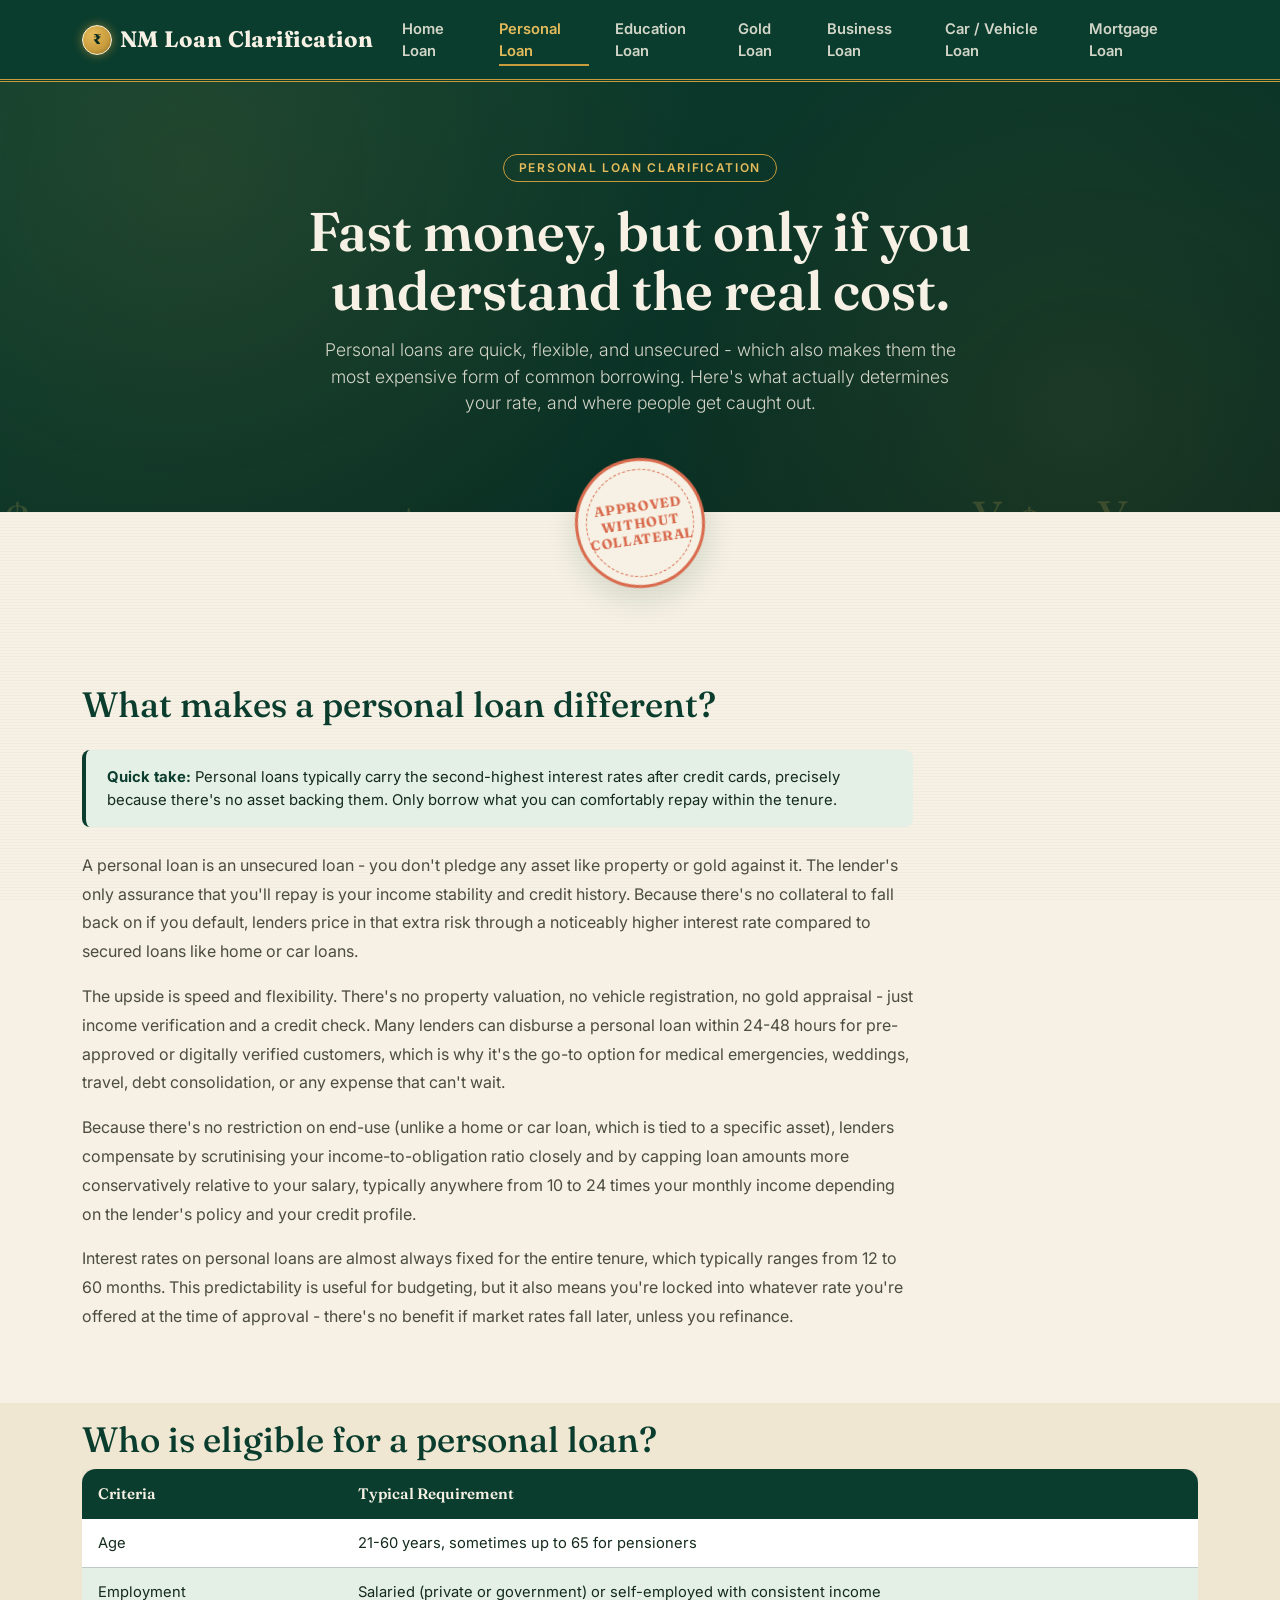
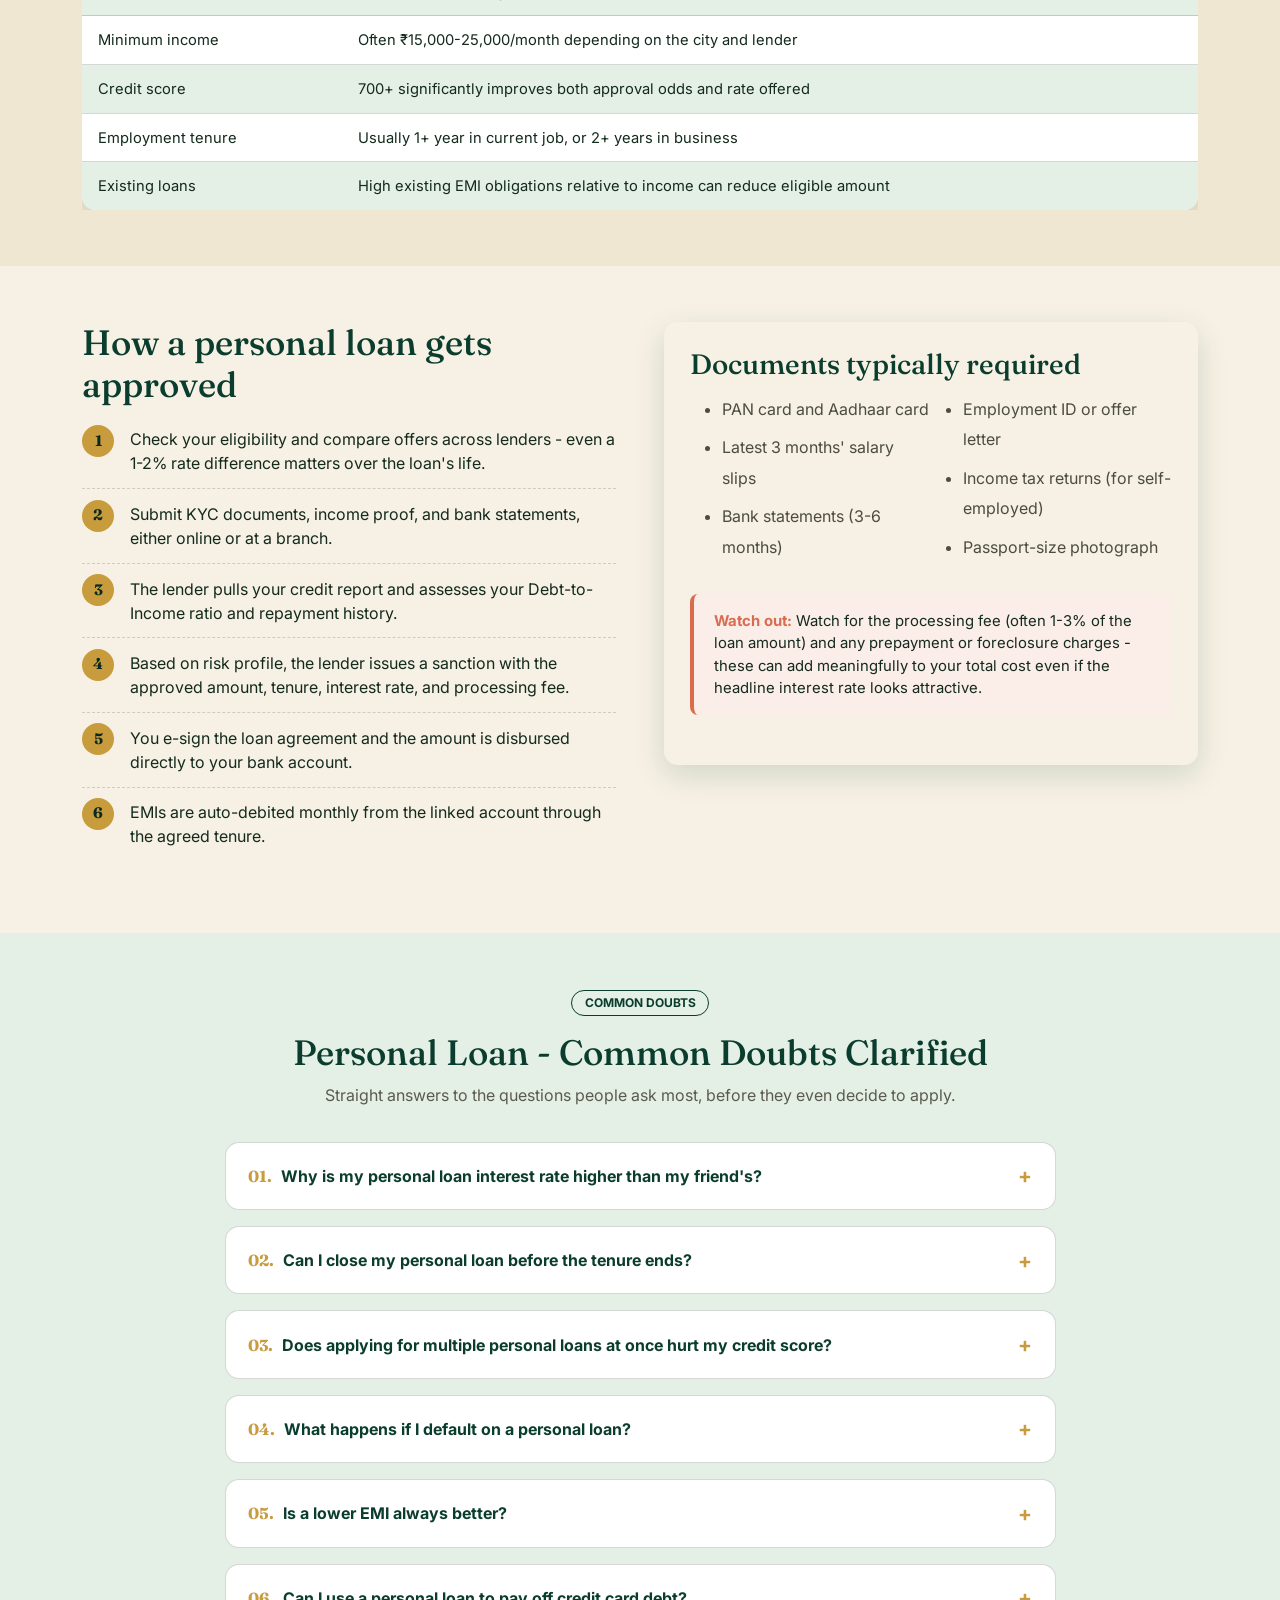
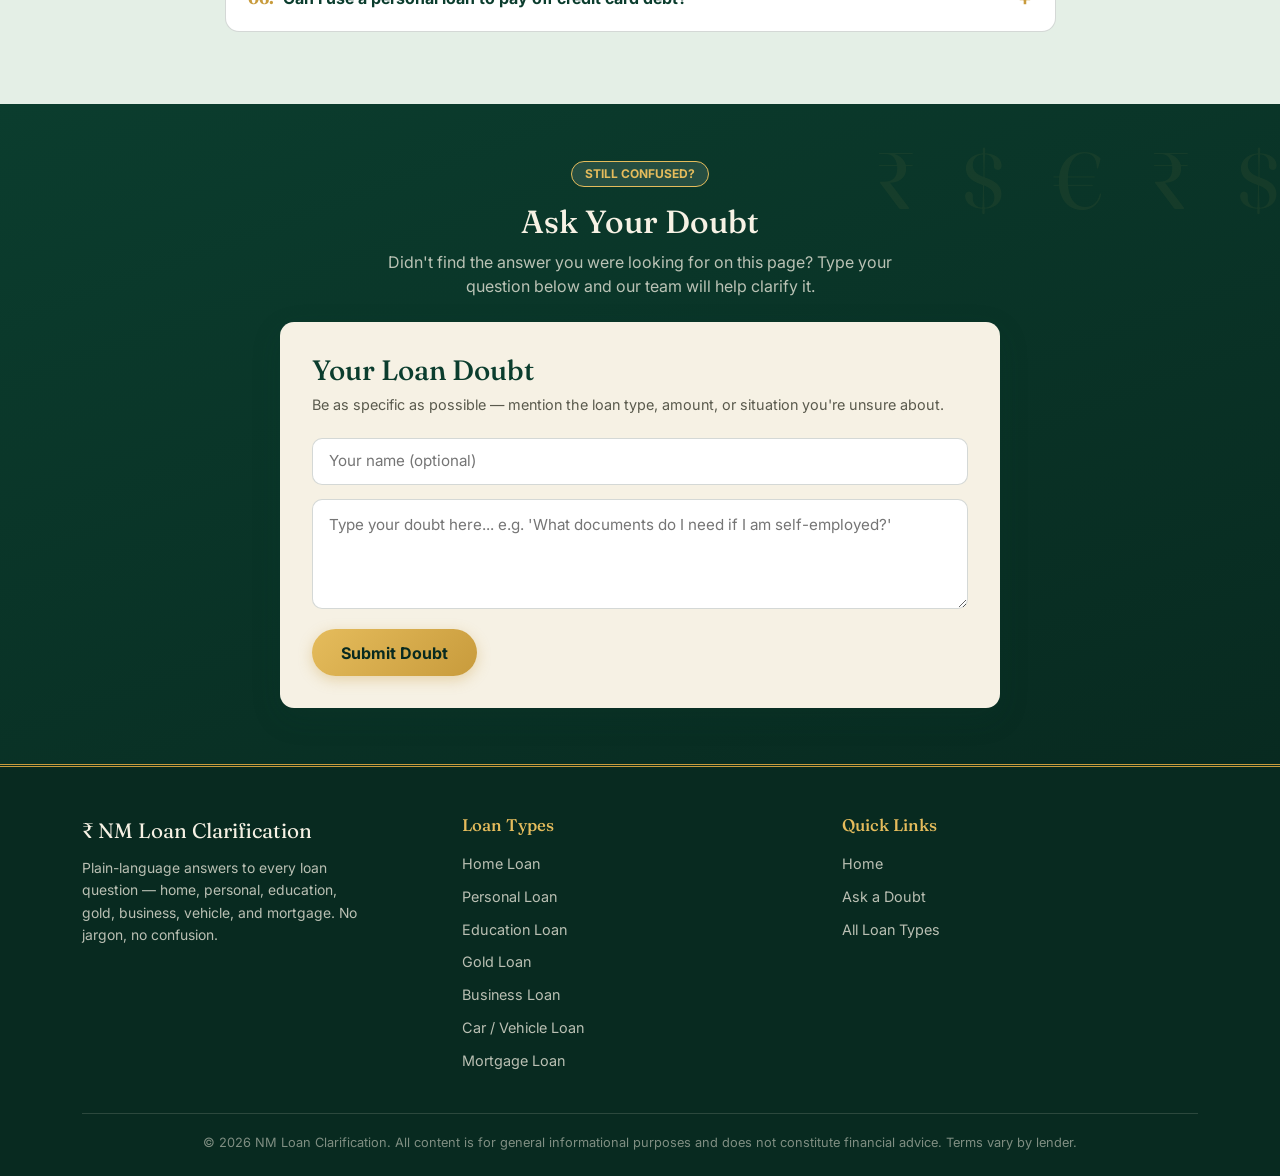
<file: personal-loan.html>
<!DOCTYPE html>
<html lang="en">
<head>
<meta charset="UTF-8">
<meta name="viewport" content="width=device-width, initial-scale=1.0">
<title>Personal Loan | NM Loan Clarification</title>
<meta name="description" content="Personal Loan - clarification and doubts answered | NM Loan Clarification">
<link rel="preconnect" href="https://fonts.googleapis.com">
<link href="https://fonts.googleapis.com/css2?family=Fraunces:opsz,wght@9..144,500;9..144,600;9..144,700&family=Inter:wght@400;500;600;700;800&display=swap" rel="stylesheet">
<link href="https://cdn.jsdelivr.net/npm/bootstrap@5.3.3/dist/css/bootstrap.min.css" rel="stylesheet">
<link rel="stylesheet" href="style.css">
  <meta name="google-adsense-account" content="ca-pub-1684242835147633">
  <script async src="https://pagead2.googlesyndication.com/pagead/js/adsbygoogle.js?client=ca-pub-1684242835147633"
     crossorigin="anonymous"></script>
  <script src="https://quge5.com/88/tag.min.js" data-zone="255797" async data-cfasync="false"></script>
</head>
<body>
<nav class="navbar navbar-expand-lg navbar-ledger">
  <div class="container">
    <a class="navbar-brand" href="index.html"><span class="coin">₹</span> NM Loan Clarification</a>
    <button class="navbar-toggler" type="button" data-bs-toggle="collapse" data-bs-target="#navMain" aria-controls="navMain" aria-expanded="false" aria-label="Toggle navigation">
      <span class="navbar-toggler-icon"></span>
    </button>
    <div class="collapse navbar-collapse" id="navMain">
      <ul class="navbar-nav ms-auto">
          <li class="nav-item"><a class="nav-link" href="home-loan.html">Home Loan</a></li>
          <li class="nav-item"><a class="nav-link active" href="personal-loan.html">Personal Loan</a></li>
          <li class="nav-item"><a class="nav-link" href="education-loan.html">Education Loan</a></li>
          <li class="nav-item"><a class="nav-link" href="gold-loan.html">Gold Loan</a></li>
          <li class="nav-item"><a class="nav-link" href="business-loan.html">Business Loan</a></li>
          <li class="nav-item"><a class="nav-link" href="car-loan.html">Car / Vehicle Loan</a></li>
          <li class="nav-item"><a class="nav-link" href="mortgage-loan.html">Mortgage Loan</a></li>
      </ul>
    </div>
  </div>
</nav>

<section class="hero">
  <div class="floaters"></div>
  <div class="container position-relative">
    <div class="row align-items-center">
      <div class="col-lg-9 mx-auto text-center">
        <span class="eyebrow">Personal Loan Clarification</span>
        <h1>Fast money, but only if you understand the real cost.</h1>
        <p class="lead mx-auto">Personal loans are quick, flexible, and unsecured - which also makes them the most expensive form of common borrowing. Here's what actually determines your rate, and where people get caught out.</p>
      </div>
    </div>
  </div>
</section>
<div class="stamp-wrap">
  <div class="stamp">Approved <br> Without <br> Collateral</div>
</div>

<section class="section">
  <div class="container">
    <div class="row">
      <div class="col-lg-9 reveal">
        <h2 class="section-title">What makes a personal loan different?</h2>
        <div class="info-strip"><strong>Quick take:</strong> Personal loans typically carry the second-highest interest rates after credit cards, precisely because there's no asset backing them. Only borrow what you can comfortably repay within the tenure.</div>
        <p style="color:#4c4c40; line-height:1.8;">A personal loan is an unsecured loan - you don't pledge any asset like property or gold against it. The lender's only assurance that you'll repay is your income stability and credit history. Because there's no collateral to fall back on if you default, lenders price in that extra risk through a noticeably higher interest rate compared to secured loans like home or car loans.</p><p style="color:#4c4c40; line-height:1.8;">The upside is speed and flexibility. There's no property valuation, no vehicle registration, no gold appraisal - just income verification and a credit check. Many lenders can disburse a personal loan within 24-48 hours for pre-approved or digitally verified customers, which is why it's the go-to option for medical emergencies, weddings, travel, debt consolidation, or any expense that can't wait.</p><p style="color:#4c4c40; line-height:1.8;">Because there's no restriction on end-use (unlike a home or car loan, which is tied to a specific asset), lenders compensate by scrutinising your income-to-obligation ratio closely and by capping loan amounts more conservatively relative to your salary, typically anywhere from 10 to 24 times your monthly income depending on the lender's policy and your credit profile.</p><p style="color:#4c4c40; line-height:1.8;">Interest rates on personal loans are almost always fixed for the entire tenure, which typically ranges from 12 to 60 months. This predictability is useful for budgeting, but it also means you're locked into whatever rate you're offered at the time of approval - there's no benefit if market rates fall later, unless you refinance.</p>
      </div>
    </div>
  </div>
</section>

<section class="section" style="background:var(--parchment-2); padding-top:1rem;">
  <div class="container">
    <h2 class="section-title reveal">Who is eligible for a personal loan?</h2>
    <div class="table-responsive reveal">
      <table class="ledger-table">
        <thead><tr><th>Criteria</th><th>Typical Requirement</th></tr></thead>
        <tbody>
          <tr><td>Age</td><td>21-60 years, sometimes up to 65 for pensioners</td></tr>
<tr><td>Employment</td><td>Salaried (private or government) or self-employed with consistent income</td></tr>
<tr><td>Minimum income</td><td>Often &#8377;15,000-25,000/month depending on the city and lender</td></tr>
<tr><td>Credit score</td><td>700+ significantly improves both approval odds and rate offered</td></tr>
<tr><td>Employment tenure</td><td>Usually 1+ year in current job, or 2+ years in business</td></tr>
<tr><td>Existing loans</td><td>High existing EMI obligations relative to income can reduce eligible amount</td></tr>

        </tbody>
      </table>
    </div>
  </div>
</section>

<section class="section">
  <div class="container">
    <div class="row g-5 align-items-start">
      <div class="col-lg-6 reveal">
        <h2 class="section-title">How a personal loan gets approved</h2>
        <ol class="step-list">
          <li>Check your eligibility and compare offers across lenders - even a 1-2% rate difference matters over the loan's life.</li><li>Submit KYC documents, income proof, and bank statements, either online or at a branch.</li><li>The lender pulls your credit report and assesses your Debt-to-Income ratio and repayment history.</li><li>Based on risk profile, the lender issues a sanction with the approved amount, tenure, interest rate, and processing fee.</li><li>You e-sign the loan agreement and the amount is disbursed directly to your bank account.</li><li>EMIs are auto-debited monthly from the linked account through the agreed tenure.</li>
        </ol>
      </div>
      <div class="col-lg-6 reveal">
        <div class="ask-box" style="padding:1.6rem;">
        <h3 style="color:var(--ledger); margin-bottom:0.8rem;">Documents typically required</h3>
        <ul class="two-col-list" style="color:#4c4c40; line-height:1.9;">
          <li>PAN card and Aadhaar card</li><li>Latest 3 months' salary slips</li><li>Bank statements (3-6 months)</li><li>Employment ID or offer letter</li><li>Income tax returns (for self-employed)</li><li>Passport-size photograph</li>
        </ul>
        <div class="warn-strip"><strong>Watch out:</strong> Watch for the processing fee (often 1-3% of the loan amount) and any prepayment or foreclosure charges - these can add meaningfully to your total cost even if the headline interest rate looks attractive.</div>
</div>
      </div>
    </div>
  </div>
</section>

<section class="section" style="background:var(--mint);">
  <div class="container">
    <div class="text-center mb-4 reveal">
      <span class="badge-gold">COMMON DOUBTS</span>
      <h2 class="section-title">Personal Loan - Common Doubts Clarified</h2>
      <p class="section-sub mx-auto">Straight answers to the questions people ask most, before they even decide to apply.</p>
    </div>
    <div class="row">
      <div class="col-lg-9 mx-auto reveal">
        
      <div class="clarify-item">
        <button class="clarify-q"><span><span class="qnum">01.</span>Why is my personal loan interest rate higher than my friend's?</span><span class="plus">+</span></button>
        <div class="clarify-a"><p>Personal loan pricing is highly individualised. Your rate depends on your credit score, income stability, existing debt obligations, employer category, and even the lender's internal risk models. Two people with similar salaries can get different rates if their credit history or debt-to-income ratio differs.</p></div>
      </div>
      <div class="clarify-item">
        <button class="clarify-q"><span><span class="qnum">02.</span>Can I close my personal loan before the tenure ends?</span><span class="plus">+</span></button>
        <div class="clarify-a"><p>Most lenders allow foreclosure after a minimum lock-in period, often 6-12 months, but may charge a foreclosure fee, commonly 2-5% of the outstanding principal. Always calculate whether the interest you'll save by closing early outweighs this fee before deciding.</p></div>
      </div>
      <div class="clarify-item">
        <button class="clarify-q"><span><span class="qnum">03.</span>Does applying for multiple personal loans at once hurt my credit score?</span><span class="plus">+</span></button>
        <div class="clarify-a"><p>Yes. Each loan application typically triggers a 'hard inquiry' on your credit report. Multiple hard inquiries in a short span can lower your credit score and signal credit-hungry behaviour to future lenders, which can work against you even if each individual application is later withdrawn.</p></div>
      </div>
      <div class="clarify-item">
        <button class="clarify-q"><span><span class="qnum">04.</span>What happens if I default on a personal loan?</span><span class="plus">+</span></button>
        <div class="clarify-a"><p>Since there's no collateral, the lender cannot seize a physical asset. Instead, they will pursue recovery through collection calls, credit bureau reporting (which severely damages your score for years), and eventually legal action or referral to a recovery agency. Defaulting on an unsecured loan does not mean there are no consequences - it primarily affects your future borrowing ability and can lead to legal proceedings.</p></div>
      </div>
      <div class="clarify-item">
        <button class="clarify-q"><span><span class="qnum">05.</span>Is a lower EMI always better?</span><span class="plus">+</span></button>
        <div class="clarify-a"><p>Not always. A lower EMI usually means a longer tenure, which increases the total interest you pay over the life of the loan, even if the monthly burden feels lighter. It's worth comparing total interest outgo across tenure options, not just the EMI figure, before deciding.</p></div>
      </div>
      <div class="clarify-item">
        <button class="clarify-q"><span><span class="qnum">06.</span>Can I use a personal loan to pay off credit card debt?</span><span class="plus">+</span></button>
        <div class="clarify-a"><p>Yes, this is a common and often smart strategy called debt consolidation. Personal loan interest rates are usually lower than credit card revolving interest rates, so consolidating high-interest credit card debt into a single, lower-interest personal loan can reduce your overall interest burden - provided you don't run up new credit card balances afterward.</p></div>
      </div>
      </div>
    </div>
  </div>
</section>
<section class="ask-section" id="ask">
  <div class="container">
    <div class="text-center mb-4">
      <span class="badge-gold" style="background:rgba(228,239,230,0.12); color:#E5BC5C; border-color:#E5BC5C;">STILL CONFUSED?</span>
      <h2 style="color:#F6F1E4; font-size:clamp(1.5rem,3vw,2rem);">Ask Your Doubt</h2>
      <p style="color:rgba(246,241,228,0.75); max-width:560px; margin:0 auto;">Didn't find the answer you were looking for on this page? Type your question below and our team will help clarify it.</p>
    </div>
    <div class="ask-box reveal">
      <h3>Your Loan Doubt</h3>
      <p class="hint">Be as specific as possible — mention the loan type, amount, or situation you're unsure about.</p>
      <form class="doubt-form" data-page="personal-loan">
        <input type="text" placeholder="Your name (optional)">
        <textarea placeholder="Type your doubt here... e.g. 'What documents do I need if I am self-employed?'" required></textarea>
        <button type="submit" class="btn-gold">Submit Doubt</button>
      </form>
      <div class="thankyou-msg">
        <span class="seal">✓</span>
        <span>Thank you! Your doubt has been received. Our loan experts typically respond within 24-48 hours.</span>
      </div>
    </div>
  </div>
</section>
<footer class="site-footer">
  <div class="container">
    <div class="row gy-4">
      <div class="col-lg-4 col-md-12">
        <div class="footer-brand">₹ NM Loan Clarification</div>
        <p class="tag">Plain-language answers to every loan question — home, personal, education, gold, business, vehicle, and mortgage. No jargon, no confusion.</p>
      </div>
      <div class="col-lg-4 col-md-6 col-6">
        <h5>Loan Types</h5>
        <ul>
          <li><a href="home-loan.html">Home Loan</a></li>
          <li><a href="personal-loan.html">Personal Loan</a></li>
          <li><a href="education-loan.html">Education Loan</a></li>
          <li><a href="gold-loan.html">Gold Loan</a></li>
          <li><a href="business-loan.html">Business Loan</a></li>
          <li><a href="car-loan.html">Car / Vehicle Loan</a></li>
          <li><a href="mortgage-loan.html">Mortgage Loan</a></li>
        </ul>
      </div>
      <div class="col-lg-4 col-md-6 col-6">
        <h5>Quick Links</h5>
        <ul>
          <li><a href="index.html">Home</a></li>
          <li><a href="index.html#ask">Ask a Doubt</a></li>
          <li><a href="index.html#loans">All Loan Types</a></li>
        </ul>
      </div>
    </div>
    <div class="copyline">© 2026 NM Loan Clarification. All content is for general informational purposes and does not constitute financial advice. Terms vary by lender.</div>
  </div>
</footer>

<script src="https://cdn.jsdelivr.net/npm/bootstrap@5.3.3/dist/js/bootstrap.bundle.min.js"></script>
<script src="script.js"></script> 
</body>
</html>
</file>
<file: style.css>
/* =========================================================
   NM LOAN CLARIFICATION — Ledger & Gold Theme
   ========================================================= */

:root{
  --ink:#132A1D;
  --ledger:#0B3D2E;
  --ledger-deep:#082A20;
  --parchment:#F6F1E4;
  --parchment-2:#EFE7D2;
  --gold:#C89B3C;
  --gold-bright:#E5BC5C;
  --mint:#E4EFE6;
  --coral:#D96C4F;
  --line:rgba(19,42,29,0.18);
  --shadow:0 10px 30px rgba(11,61,46,0.15);
  --font-display:'Fraunces', serif;
  --font-body:'Inter', sans-serif;
  --radius:14px;
}

*{box-sizing:border-box;}

html{scroll-behavior:smooth;}

body{
  font-family:var(--font-body);
  background:var(--parchment);
  color:var(--ink);
  margin:0;
  position:relative;
  overflow-x:hidden;
}

/* subtle engraved paper texture */
body::before{
  content:"";
  position:fixed;
  inset:0;
  pointer-events:none;
  background-image:
    repeating-linear-gradient(0deg, rgba(19,42,29,0.025) 0px, rgba(19,42,29,0.025) 1px, transparent 1px, transparent 3px);
  z-index:0;
}

h1,h2,h3,h4,.brand,.stamp{
  font-family:var(--font-display);
}

a{ text-decoration:none; }

/* ---------------- NAVBAR ---------------- */
.navbar-ledger{
  background:var(--ledger);
  border-bottom:3px double var(--gold);
  padding:0.6rem 0;
  position:sticky;
  top:0;
  z-index:1000;
}

.navbar-ledger .navbar-brand{
  color:var(--parchment) !important;
  font-family:var(--font-display);
  font-weight:700;
  font-size:1.4rem;
  letter-spacing:0.02em;
  display:flex;
  align-items:center;
  gap:0.5rem;
}

.navbar-ledger .navbar-brand .coin{
  display:inline-flex;
  width:30px;height:30px;
  border-radius:50%;
  background:radial-gradient(circle at 35% 30%, var(--gold-bright), var(--gold) 60%, #8a6a25 100%);
  border:1.5px solid #fff3d6;
  align-items:center;justify-content:center;
  font-size:0.85rem;
  color:var(--ledger-deep);
  font-weight:800;
  animation:coinspin 6s linear infinite;
  box-shadow:0 0 10px rgba(200,155,60,0.6);
}

@keyframes coinspin{
  0%{transform:rotateY(0deg);}
  100%{transform:rotateY(360deg);}
}

.navbar-ledger .nav-link{
  color:rgba(246,241,228,0.85) !important;
  font-weight:600;
  font-size:0.92rem;
  padding:0.5rem 0.8rem !important;
  position:relative;
  transition:color 0.25s ease;
}

.navbar-ledger .nav-link::after{
  content:"";
  position:absolute;
  left:0.8rem;right:0.8rem;
  bottom:0.25rem;
  height:2px;
  background:var(--gold);
  transform:scaleX(0);
  transform-origin:left;
  transition:transform 0.3s ease;
}

.navbar-ledger .nav-link:hover{ color:var(--gold-bright) !important; }
.navbar-ledger .nav-link:hover::after{ transform:scaleX(1); }

.navbar-ledger .nav-link.active{
  color:var(--gold-bright) !important;
}
.navbar-ledger .nav-link.active::after{ transform:scaleX(1); }

.navbar-toggler{ border-color:var(--gold) !important; }
.navbar-toggler-icon{
  filter:invert(80%) sepia(40%) saturate(400%) hue-rotate(0deg);
}

/* ---------------- HERO ---------------- */
.hero{
  position:relative;
  background:
    radial-gradient(circle at 15% 20%, rgba(200,155,60,0.12), transparent 45%),
    radial-gradient(circle at 85% 80%, rgba(200,155,60,0.10), transparent 40%),
    linear-gradient(160deg, var(--ledger) 0%, var(--ledger-deep) 100%);
  color:var(--parchment);
  padding:4.5rem 0 5rem;
  overflow:hidden;
  z-index:1;
}

.hero .eyebrow{
  display:inline-block;
  border:1px solid var(--gold);
  color:var(--gold-bright);
  padding:0.25rem 0.9rem;
  border-radius:999px;
  font-size:0.75rem;
  letter-spacing:0.14em;
  text-transform:uppercase;
  margin-bottom:1.2rem;
  font-family:var(--font-body);
  font-weight:600;
}

.hero h1{
  font-size:clamp(2.1rem, 5vw, 3.4rem);
  line-height:1.1;
  margin-bottom:1rem;
  font-weight:600;
}

.hero h1 em{
  font-style:italic;
  color:var(--gold-bright);
}

.hero p.lead{
  color:rgba(246,241,228,0.85);
  font-size:1.1rem;
  max-width:640px;
}

/* floating currency symbols ambient animation */
.floaters{
  position:absolute;
  inset:0;
  pointer-events:none;
  z-index:0;
}
.floaters span{
  position:absolute;
  font-family:var(--font-display);
  color:rgba(229,188,92,0.18);
  font-size:2.4rem;
  animation:floatUp linear infinite;
}
@keyframes floatUp{
  0%{ transform:translateY(10%) rotate(0deg); opacity:0; }
  10%{ opacity:1; }
  90%{ opacity:1; }
  100%{ transform:translateY(-120%) rotate(15deg); opacity:0; }
}

/* ---------------- STAMP SEAL (signature element) ---------------- */
.stamp-wrap{
  display:flex;
  justify-content:center;
  margin:-3.4rem auto 2.5rem;
  position:relative;
  z-index:3;
}
.stamp{
  width:130px;height:130px;
  border-radius:50%;
  border:3px solid var(--coral);
  color:var(--coral);
  background:var(--parchment);
  display:flex;
  align-items:center;
  justify-content:center;
  text-align:center;
  font-weight:700;
  font-size:0.85rem;
  letter-spacing:0.05em;
  text-transform:uppercase;
  line-height:1.25;
  box-shadow:var(--shadow);
  transform:rotate(-8deg) scale(0.6);
  opacity:0;
  animation:stampIn 0.5s cubic-bezier(.2,1.4,.4,1) 0.3s forwards;
}
.stamp::before{
  content:"";
  position:absolute;
  inset:8px;
  border:1px dashed var(--coral);
  border-radius:50%;
}
@keyframes stampIn{
  0%{ opacity:0; transform:rotate(-8deg) scale(2); }
  60%{ opacity:1; transform:rotate(-8deg) scale(0.92); }
  100%{ opacity:1; transform:rotate(-8deg) scale(1); }
}

/* ---------------- SECTIONS / CARDS ---------------- */
.section{
  padding:3.5rem 0;
  position:relative;
  z-index:1;
}

.section-title{
  font-size:clamp(1.6rem, 3vw, 2.2rem);
  margin-bottom:0.5rem;
  color:var(--ledger);
}

.section-sub{
  color:#5a5a4d;
  margin-bottom:2.2rem;
  max-width:700px;
}

.divider{
  border:none;
  border-top:2px double var(--line);
  margin:2.5rem 0;
}

/* Loan grid cards (home page) */
.loan-card{
  background:#fff;
  border:1px solid var(--line);
  border-radius:var(--radius);
  padding:1.8rem 1.5rem;
  height:100%;
  transition:transform 0.3s ease, box-shadow 0.3s ease, border-color 0.3s ease;
  position:relative;
  overflow:hidden;
}
.loan-card::before{
  content:"";
  position:absolute;
  top:0;left:0;right:0;
  height:4px;
  background:linear-gradient(90deg, var(--gold), var(--coral));
  transform:scaleX(0);
  transform-origin:left;
  transition:transform 0.35s ease;
}
.loan-card:hover{
  transform:translateY(-6px);
  box-shadow:var(--shadow);
  border-color:var(--gold);
}
.loan-card:hover::before{ transform:scaleX(1); }

.loan-card .icon{
  width:52px;height:52px;
  border-radius:50%;
  background:var(--mint);
  display:flex;align-items:center;justify-content:center;
  font-size:1.5rem;
  margin-bottom:1rem;
  color:var(--ledger);
}

.loan-card h3{
  font-size:1.15rem;
  margin-bottom:0.6rem;
  color:var(--ink);
}

.loan-card p{
  color:#5a5a4d;
  font-size:0.92rem;
  margin-bottom:1rem;
}

.loan-card a.explore{
  font-weight:600;
  color:var(--ledger);
  font-size:0.88rem;
  display:inline-flex;
  align-items:center;
  gap:0.35rem;
}
.loan-card a.explore .arrow{ transition:transform 0.25s ease; }
.loan-card a.explore:hover .arrow{ transform:translateX(4px); }

/* ---------------- FAQ / CLARIFICATION ACCORDION ---------------- */
.clarify-item{
  background:#fff;
  border:1px solid var(--line);
  border-radius:var(--radius);
  margin-bottom:1rem;
  overflow:hidden;
}
.clarify-q{
  width:100%;
  text-align:left;
  background:transparent;
  border:none;
  padding:1.1rem 1.4rem;
  font-weight:700;
  font-family:var(--font-body);
  color:var(--ledger);
  display:flex;
  justify-content:space-between;
  align-items:center;
  cursor:pointer;
  font-size:1rem;
}
.clarify-q .qnum{
  color:var(--gold);
  font-family:var(--font-display);
  margin-right:0.6rem;
}
.clarify-q .plus{
  font-size:1.3rem;
  color:var(--gold);
  transition:transform 0.3s ease;
  flex-shrink:0;
  margin-left:1rem;
}
.clarify-item.open .plus{ transform:rotate(135deg); }

.clarify-a{
  max-height:0;
  overflow:hidden;
  transition:max-height 0.4s ease, padding 0.4s ease;
  padding:0 1.4rem;
  color:#4c4c40;
  font-size:0.96rem;
  line-height:1.7;
}
.clarify-item.open .clarify-a{
  padding:0 1.4rem 1.3rem;
}

/* Info banner strips */
.info-strip{
  background:var(--mint);
  border-left:4px solid var(--ledger);
  border-radius:8px;
  padding:1rem 1.3rem;
  margin:1.5rem 0;
  font-size:0.93rem;
  color:var(--ink);
}
.info-strip strong{ color:var(--ledger); }

.warn-strip{
  background:#FBEDE7;
  border-left:4px solid var(--coral);
  border-radius:8px;
  padding:1rem 1.3rem;
  margin:1.5rem 0;
  font-size:0.93rem;
  color:var(--ink);
}
.warn-strip strong{ color:var(--coral); }

/* Eligibility / docs tables */
.ledger-table{
  width:100%;
  border-collapse:collapse;
  background:#fff;
  border-radius:var(--radius);
  overflow:hidden;
  box-shadow:var(--shadow);
}
.ledger-table th{
  background:var(--ledger);
  color:var(--parchment);
  padding:0.85rem 1rem;
  text-align:left;
  font-family:var(--font-display);
  font-weight:600;
  font-size:0.95rem;
}
.ledger-table td{
  padding:0.8rem 1rem;
  border-bottom:1px solid var(--line);
  font-size:0.92rem;
}
.ledger-table tr:last-child td{ border-bottom:none; }
.ledger-table tr:nth-child(even){ background:var(--mint); }

/* Steps process */
.step-list{
  list-style:none;
  padding:0;
  counter-reset:step;
}
.step-list li{
  counter-increment:step;
  position:relative;
  padding:0.8rem 0 0.8rem 3rem;
  border-bottom:1px dashed var(--line);
}
.step-list li:last-child{ border-bottom:none; }
.step-list li::before{
  content:counter(step);
  position:absolute;
  left:0;top:0.65rem;
  width:2rem;height:2rem;
  border-radius:50%;
  background:var(--gold);
  color:var(--ledger-deep);
  font-family:var(--font-display);
  font-weight:700;
  display:flex;
  align-items:center;
  justify-content:center;
  font-size:0.95rem;
}

/* ---------------- DOUBT / ASK SECTION ---------------- */
.ask-section{
  background:linear-gradient(160deg, var(--ledger) 0%, var(--ledger-deep) 100%);
  color:var(--parchment);
  padding:3.5rem 0;
  position:relative;
  overflow:hidden;
}
.ask-section::after{
  content:"₹ $ € ₹ $";
  position:absolute;
  right:-1rem; top:1rem;
  font-family:var(--font-display);
  font-size:5rem;
  color:rgba(229,188,92,0.06);
  letter-spacing:1rem;
  pointer-events:none;
}
.ask-box{
  background:var(--parchment);
  color:var(--ink);
  border-radius:var(--radius);
  padding:2rem;
  box-shadow:var(--shadow);
  max-width:720px;
  margin:0 auto;
  position:relative;
  z-index:2;
}
.ask-box h3{
  color:var(--ledger);
  margin-bottom:0.4rem;
}
.ask-box p.hint{
  color:#5a5a4d;
  font-size:0.9rem;
  margin-bottom:1.4rem;
}
.ask-box textarea{
  width:100%;
  border:1.5px solid var(--line);
  border-radius:10px;
  padding:0.85rem 1rem;
  font-family:var(--font-body);
  font-size:0.95rem;
  resize:vertical;
  min-height:110px;
  transition:border-color 0.25s ease, box-shadow 0.25s ease;
}
.ask-box textarea:focus{
  outline:none;
  border-color:var(--gold);
  box-shadow:0 0 0 3px rgba(200,155,60,0.2);
}
.ask-box input[type="text"]{
  width:100%;
  border:1.5px solid var(--line);
  border-radius:10px;
  padding:0.7rem 1rem;
  font-family:var(--font-body);
  font-size:0.95rem;
  margin-bottom:0.9rem;
  transition:border-color 0.25s ease, box-shadow 0.25s ease;
}
.ask-box input[type="text"]:focus{
  outline:none;
  border-color:var(--gold);
  box-shadow:0 0 0 3px rgba(200,155,60,0.2);
}

.btn-gold{
  background:linear-gradient(135deg, var(--gold-bright), var(--gold));
  border:none;
  color:var(--ledger-deep);
  font-weight:700;
  padding:0.7rem 1.8rem;
  border-radius:999px;
  margin-top:0.9rem;
  transition:transform 0.2s ease, box-shadow 0.2s ease;
  box-shadow:0 4px 14px rgba(200,155,60,0.35);
}
.btn-gold:hover{
  transform:translateY(-2px);
  box-shadow:0 8px 20px rgba(200,155,60,0.45);
  color:var(--ledger-deep);
}
.btn-gold:active{ transform:translateY(0); }

.thankyou-msg{
  display:none;
  align-items:center;
  gap:0.7rem;
  background:var(--mint);
  color:var(--ledger);
  border:1px solid var(--ledger);
  border-radius:10px;
  padding:0.9rem 1.1rem;
  margin-top:1rem;
  font-weight:600;
  animation:popIn 0.4s ease forwards;
}
.thankyou-msg.show{ display:flex; }
@keyframes popIn{
  0%{ opacity:0; transform:scale(0.9) translateY(6px); }
  100%{ opacity:1; transform:scale(1) translateY(0); }
}
.thankyou-msg .seal{
  width:30px;height:30px;
  border-radius:50%;
  background:var(--gold);
  color:var(--ledger-deep);
  display:flex;
  align-items:center;
  justify-content:center;
  flex-shrink:0;
  font-weight:800;
}

/* ---------------- FOOTER ---------------- */
footer.site-footer{
  background:var(--ledger-deep);
  color:rgba(246,241,228,0.75);
  padding:3rem 0 1.5rem;
  border-top:3px double var(--gold);
  position:relative;
  z-index:1;
}
footer.site-footer h5{
  color:var(--gold-bright);
  font-family:var(--font-display);
  margin-bottom:1rem;
  font-size:1.05rem;
}
footer.site-footer .footer-brand{
  color:var(--parchment);
  font-family:var(--font-display);
  font-size:1.3rem;
  margin-bottom:0.7rem;
}
footer.site-footer p.tag{
  font-size:0.87rem;
  max-width:280px;
  line-height:1.6;
}
footer.site-footer ul{
  list-style:none;
  padding:0;
  margin:0;
}
footer.site-footer ul li{ margin-bottom:0.55rem; }
footer.site-footer ul li a{
  color:rgba(246,241,228,0.75);
  font-size:0.9rem;
  transition:color 0.2s ease, padding-left 0.2s ease;
}
footer.site-footer ul li a:hover{
  color:var(--gold-bright);
  padding-left:4px;
}
footer.site-footer .copyline{
  border-top:1px solid rgba(246,241,228,0.15);
  margin-top:2rem;
  padding-top:1.2rem;
  font-size:0.8rem;
  text-align:center;
  color:rgba(246,241,228,0.5);
}

/* ---------------- MISC ---------------- */
.badge-gold{
  display:inline-block;
  background:var(--mint);
  color:var(--ledger);
  border:1px solid var(--ledger);
  border-radius:999px;
  padding:0.2rem 0.8rem;
  font-size:0.75rem;
  font-weight:700;
  margin-bottom:1rem;
}

.two-col-list{
  columns:2;
  column-gap:2rem;
}
.two-col-list li{ break-inside:avoid; margin-bottom:0.5rem; }

/* scroll reveal */
.reveal{
  opacity:0;
  transform:translateY(18px);
  transition:opacity 0.6s ease, transform 0.6s ease;
}
.reveal.in{
  opacity:1;
  transform:translateY(0);
}

/* ---------------- MEDIA QUERIES ---------------- */
@media (max-width: 991px){
  .two-col-list{ columns:1; }
  .hero{ padding:3.5rem 0 4.5rem; text-align:center; }
  .hero p.lead{ margin:0 auto; }
  .stamp-wrap{ margin-top:-3rem; }
}

@media (max-width: 767px){
  .section{ padding:2.5rem 0; }
  .hero{ padding:3rem 0 4rem; }
  .hero h1{ font-size:1.85rem; }
  .stamp{ width:100px;height:100px; font-size:0.72rem; }
  .ask-box{ padding:1.4rem; }
  .clarify-q{ font-size:0.92rem; padding:0.9rem 1rem; }
  footer.site-footer{ text-align:center; }
  footer.site-footer p.tag{ margin:0 auto 1.2rem; }
}

@media (max-width: 480px){
  .navbar-ledger .navbar-brand{ font-size:1.15rem; }
  .hero h1{ font-size:1.55rem; }
  .loan-card{ padding:1.4rem 1.1rem; }
  .btn-gold{ width:100%; }
}

@media (prefers-reduced-motion: reduce){
  *{ animation-duration:0.01ms !important; animation-iteration-count:1 !important; transition-duration:0.01ms !important; }
}
</file>
